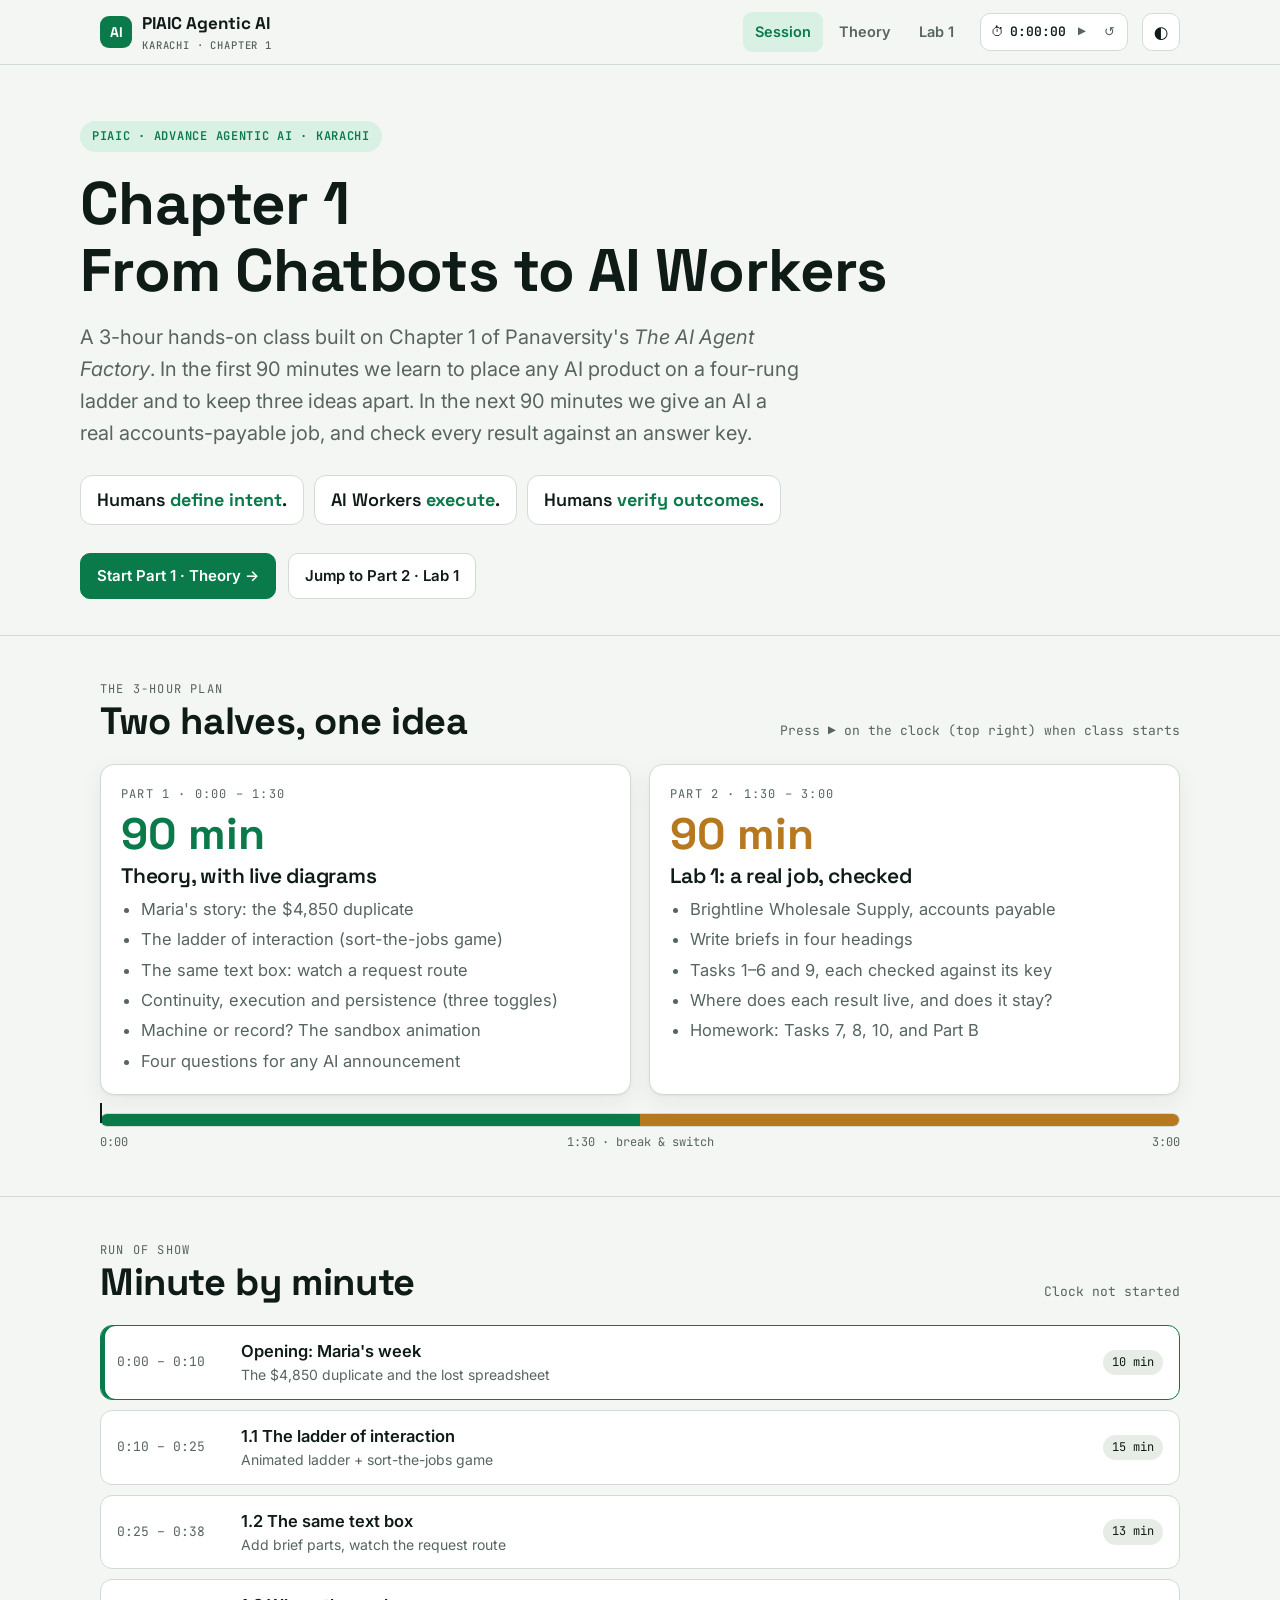
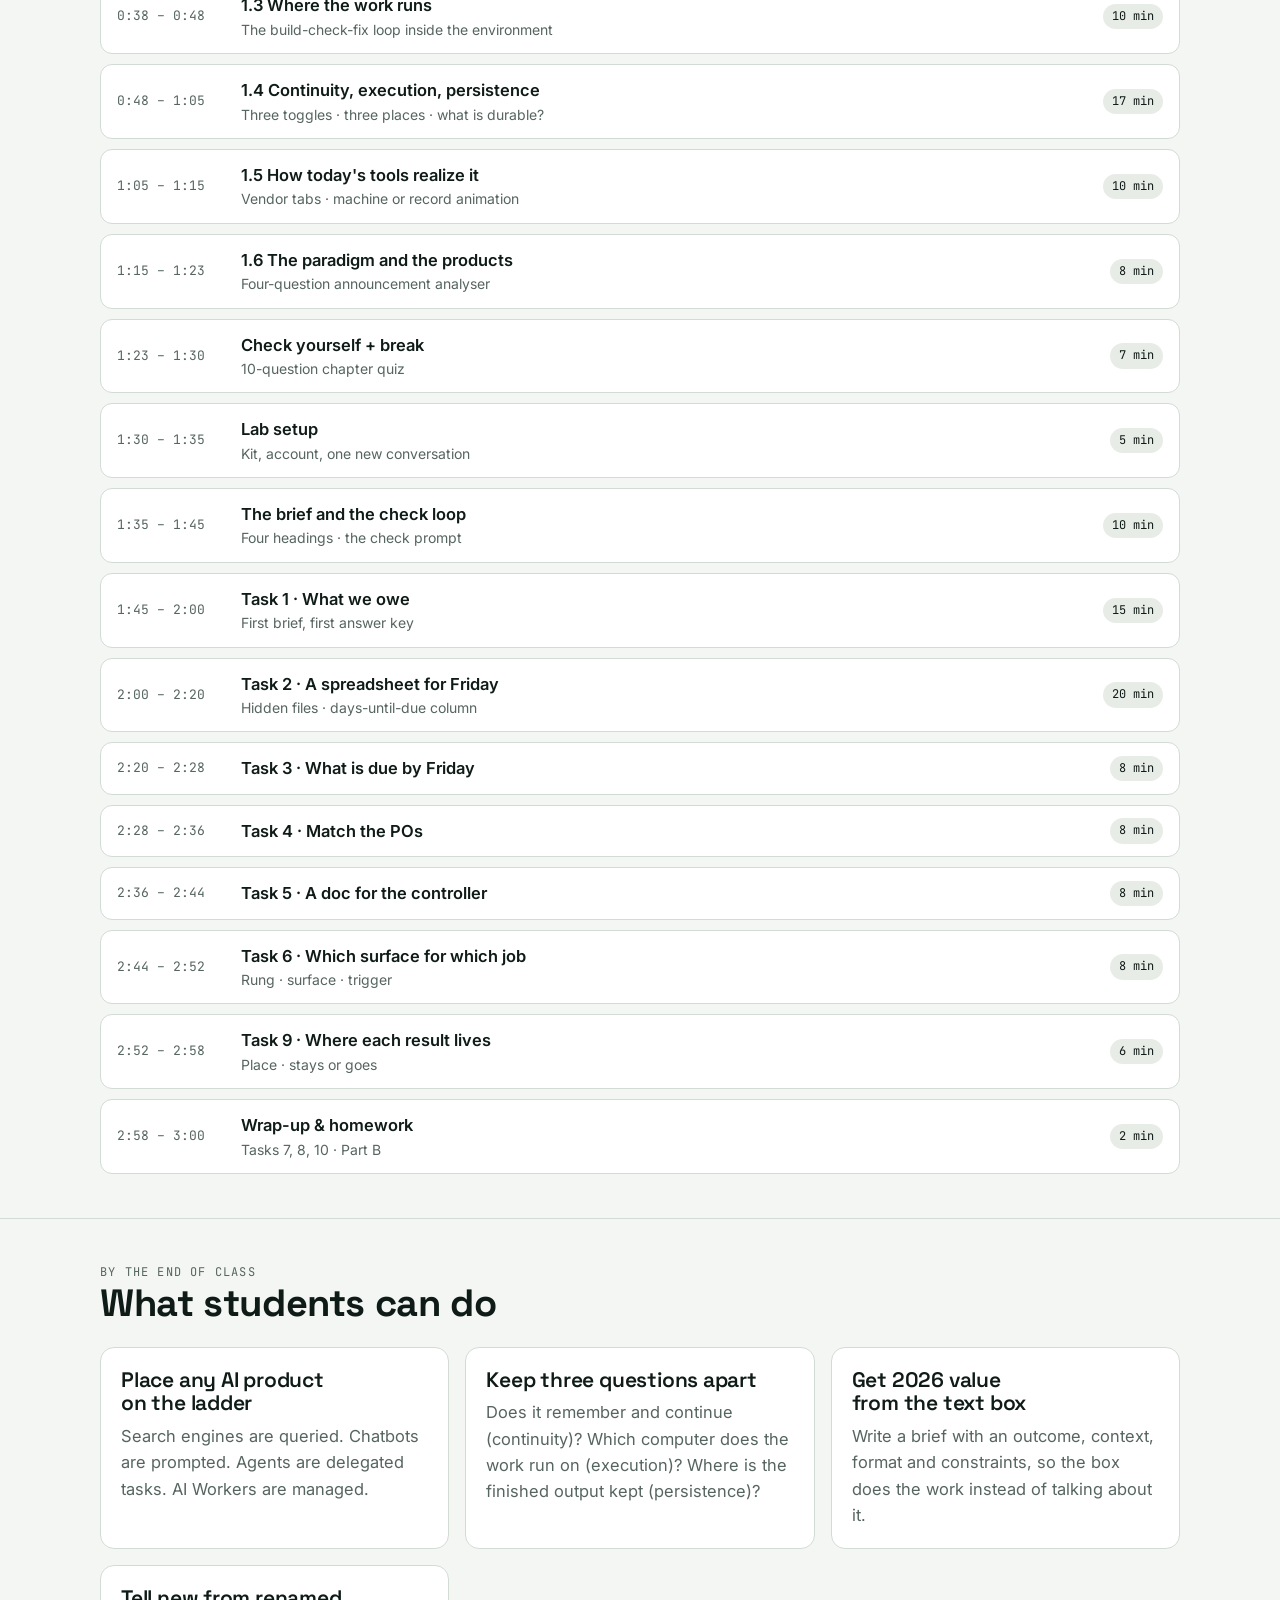
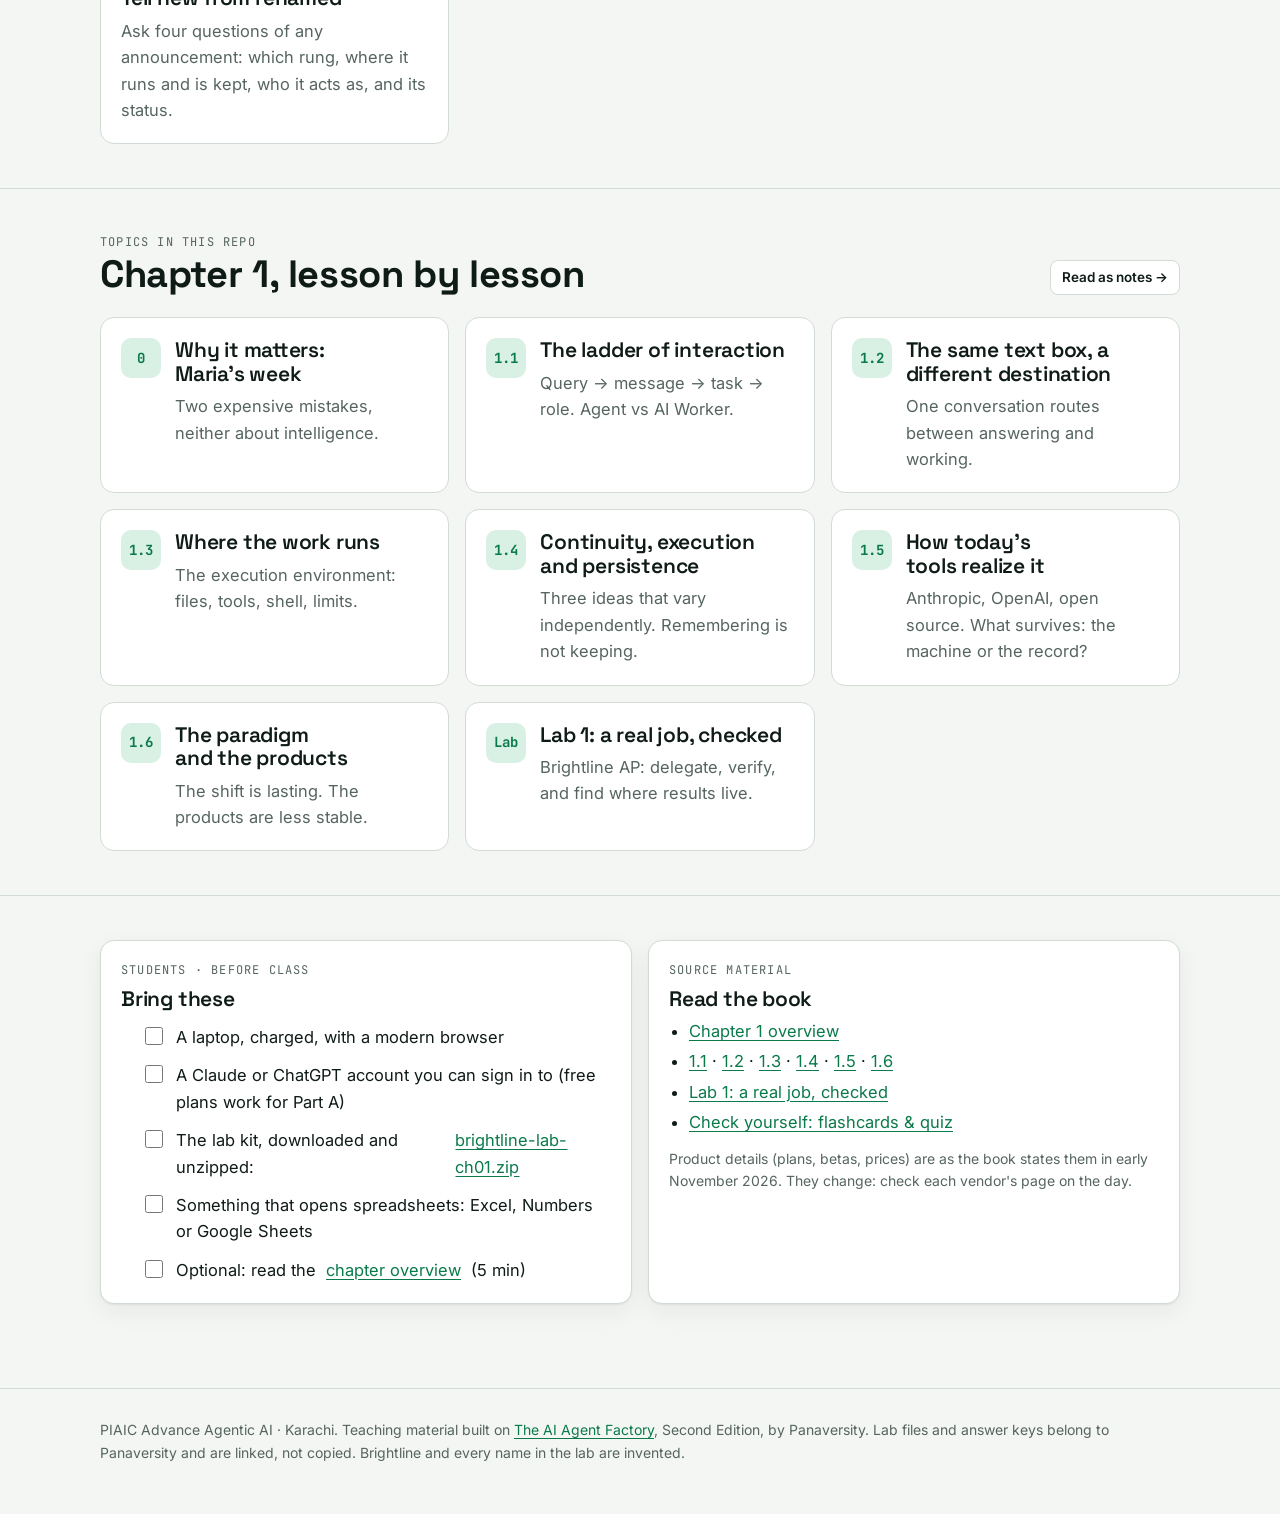
<file: index.html>
<!doctype html>
<html lang="en">
<head>
<meta charset="utf-8">
<meta name="viewport" content="width=device-width,initial-scale=1">
<title>Chapter 1 Session · PIAIC Agentic AI Karachi</title>
<meta name="description" content="3-hour interactive class for Chapter 1 of The AI Agent Factory: From Chatbots to AI Workers — 90 minutes of theory, 90 minutes of Lab 1.">
<link rel="preconnect" href="https://fonts.googleapis.com">
<link rel="preconnect" href="https://fonts.gstatic.com" crossorigin>
<link rel="stylesheet" href="https://fonts.googleapis.com/css2?family=Inter:wght@400;500;600;700&family=JetBrains+Mono:wght@400;500;600&family=Space+Grotesk:wght@500;600;700&display=swap">
<link rel="stylesheet" href="assets/css/style.css">
<style>
  .halves{display:grid;gap:18px;grid-template-columns:repeat(auto-fit,minmax(min(100%,420px),1fr))}
  .half{position:relative;overflow:hidden}
  .half .big{font-family:var(--f-display);font-size:44px;font-weight:700;color:var(--accent);line-height:1}
  .half.lab .big{color:var(--gold)}
  .half ul{margin-top:12px}
  .topic{display:flex;gap:14px;align-items:flex-start}
  .topic .n{flex:none;width:40px;height:40px;border-radius:10px;background:var(--accent-soft);color:var(--accent);display:grid;place-items:center;font-family:var(--f-mono);font-weight:700;font-size:14px}
  .bar{display:flex;height:14px;border-radius:99px;overflow:hidden;margin-top:18px;border:1px solid var(--line)}
  .bar i{display:block;height:100%}
  .bar .th{background:var(--accent);flex:90}
  .bar .lb{background:var(--gold);flex:90}
  .bar-labels{display:flex;justify-content:space-between;font-family:var(--f-mono);font-size:12px;color:var(--muted);margin-top:6px}
  .marker{position:relative;height:0}
  .marker b{position:absolute;top:-24px;width:2px;height:20px;background:var(--ink);transition:left 1s linear}
  .checklist{list-style:none;padding:0;margin:0;display:grid;gap:8px}
  .checklist label{display:flex;gap:10px;align-items:flex-start;cursor:pointer}
  .checklist input{width:18px;height:18px;margin-top:3px;accent-color:var(--accent);flex:none}
</style>
</head>
<body>
<header id="nav" data-page="home"></header>

<main>
  <div class="wrap hero">
    <span class="badge">PIAIC · Advance Agentic AI · Karachi</span>
    <h1 style="margin-top:18px">Chapter 1<br>From Chatbots to AI Workers</h1>
    <p class="lede">A 3-hour hands-on class built on Chapter 1 of Panaversity's <em>The AI Agent Factory</em>. In the first 90 minutes we learn to place any AI product on a four-rung ladder and to keep three ideas apart. In the next 90 minutes we give an AI a real accounts-payable job, and check every result against an answer key.</p>
    <div class="rule-banner" aria-label="The book's operating rule">
      <span>Humans <b>define intent</b>.</span>
      <span>AI Workers <b>execute</b>.</span>
      <span>Humans <b>verify outcomes</b>.</span>
    </div>
    <div class="row" style="margin-top:28px">
      <a class="btn primary" href="theory.html">Start Part 1 · Theory →</a>
      <a class="btn" href="lab.html">Jump to Part 2 · Lab 1</a>
    </div>
  </div>

  <section class="block">
    <div class="wrap">
      <div class="section-head">
        <div><p class="eyebrow">The 3-hour plan</p><h2>Two halves, one idea</h2></div>
        <p class="meta">Press ▶ on the clock (top right) when class starts</p>
      </div>
      <div class="halves">
        <a class="card half link-card" href="theory.html">
          <p class="eyebrow">Part 1 · 0:00 – 1:30</p>
          <p class="big" style="margin-top:8px">90 min</p>
          <h3 style="margin-top:8px">Theory, with live diagrams</h3>
          <ul class="muted">
            <li>Maria's story: the $4,850 duplicate</li>
            <li>The ladder of interaction (sort-the-jobs game)</li>
            <li>The same text box: watch a request route</li>
            <li>Continuity, execution and persistence (three toggles)</li>
            <li>Machine or record? The sandbox animation</li>
            <li>Four questions for any AI announcement</li>
          </ul>
        </a>
        <a class="card half lab link-card" href="lab.html">
          <p class="eyebrow">Part 2 · 1:30 – 3:00</p>
          <p class="big" style="margin-top:8px">90 min</p>
          <h3 style="margin-top:8px">Lab 1: a real job, checked</h3>
          <ul class="muted">
            <li>Brightline Wholesale Supply, accounts payable</li>
            <li>Write briefs in four headings</li>
            <li>Tasks 1–6 and 9, each checked against its key</li>
            <li>Where does each result live, and does it stay?</li>
            <li>Homework: Tasks 7, 8, 10, and Part B</li>
          </ul>
        </a>
      </div>
      <div class="bar" aria-hidden="true"><i class="th"></i><i class="lb"></i></div>
      <div class="marker" aria-hidden="true"><b id="nowMarker" style="left:0"></b></div>
      <div class="bar-labels"><span>0:00</span><span>1:30 · break &amp; switch</span><span>3:00</span></div>
    </div>
  </section>

  <section class="block">
    <div class="wrap">
      <div class="section-head">
        <div><p class="eyebrow">Run of show</p><h2>Minute by minute</h2></div>
        <p class="meta" id="nowText">Clock not started</p>
      </div>
      <ol class="agenda" id="agenda"></ol>
    </div>
  </section>

  <section class="block">
    <div class="wrap">
      <div class="section-head"><div><p class="eyebrow">By the end of class</p><h2>What students can do</h2></div></div>
      <div class="grid g2">
        <div class="card flat"><h3>Place any AI product on the ladder</h3><p class="muted" style="margin-top:8px">Search engines are queried. Chatbots are prompted. Agents are delegated tasks. AI Workers are managed.</p></div>
        <div class="card flat"><h3>Keep three questions apart</h3><p class="muted" style="margin-top:8px">Does it remember and continue (continuity)? Which computer does the work run on (execution)? Where is the finished output kept (persistence)?</p></div>
        <div class="card flat"><h3>Get 2026 value from the text box</h3><p class="muted" style="margin-top:8px">Write a brief with an outcome, context, format and constraints, so the box does the work instead of talking about it.</p></div>
        <div class="card flat"><h3>Tell new from renamed</h3><p class="muted" style="margin-top:8px">Ask four questions of any announcement: which rung, where it runs and is kept, who it acts as, and its status.</p></div>
      </div>
    </div>
  </section>

  <section class="block">
    <div class="wrap">
      <div class="section-head"><div><p class="eyebrow">Topics in this repo</p><h2>Chapter 1, lesson by lesson</h2></div><a class="btn small" href="https://github.com/qasim-077/PIAIC-Advance-agenticAI-Karachi/blob/main/notes/chapter-1-key-concepts.md">Read as notes →</a></div>
      <div class="grid g2">
        <a class="card flat link-card topic" href="theory.html#maria"><span class="n">0</span><div><h3>Why it matters: Maria's week</h3><p class="muted">Two expensive mistakes, neither about intelligence.</p></div></a>
        <a class="card flat link-card topic" href="theory.html#ladder"><span class="n">1.1</span><div><h3>The ladder of interaction</h3><p class="muted">Query → message → task → role. Agent vs AI Worker.</p></div></a>
        <a class="card flat link-card topic" href="theory.html#textbox"><span class="n">1.2</span><div><h3>The same text box, a different destination</h3><p class="muted">One conversation routes between answering and working.</p></div></a>
        <a class="card flat link-card topic" href="theory.html#runs"><span class="n">1.3</span><div><h3>Where the work runs</h3><p class="muted">The execution environment: files, tools, shell, limits.</p></div></a>
        <a class="card flat link-card topic" href="theory.html#cep"><span class="n">1.4</span><div><h3>Continuity, execution and persistence</h3><p class="muted">Three ideas that vary independently. Remembering is not keeping.</p></div></a>
        <a class="card flat link-card topic" href="theory.html#tools"><span class="n">1.5</span><div><h3>How today's tools realize it</h3><p class="muted">Anthropic, OpenAI, open source. What survives: the machine or the record?</p></div></a>
        <a class="card flat link-card topic" href="theory.html#paradigm"><span class="n">1.6</span><div><h3>The paradigm and the products</h3><p class="muted">The shift is lasting. The products are less stable.</p></div></a>
        <a class="card flat link-card topic" href="lab.html"><span class="n">Lab</span><div><h3>Lab 1: a real job, checked</h3><p class="muted">Brightline AP: delegate, verify, and find where results live.</p></div></a>
      </div>
    </div>
  </section>

  <section class="block">
    <div class="wrap">
      <div class="grid g2">
        <div class="card">
          <p class="eyebrow">Students · before class</p>
          <h3 style="margin-top:6px">Bring these</h3>
          <ul class="checklist" id="prep" style="margin-top:14px">
            <li><label><input type="checkbox" data-k="laptop"> A laptop, charged, with a modern browser</label></li>
            <li><label><input type="checkbox" data-k="acct"> A Claude or ChatGPT account you can sign in to (free plans work for Part A)</label></li>
            <li><label><input type="checkbox" data-k="kit"> The lab kit, downloaded and unzipped: <a href="https://github.com/panaversity/agentfactory-v2-resources/releases/latest/download/brightline-lab-ch01.zip">brightline-lab-ch01.zip</a></label></li>
            <li><label><input type="checkbox" data-k="sheet"> Something that opens spreadsheets: Excel, Numbers or Google Sheets</label></li>
            <li><label><input type="checkbox" data-k="read"> Optional: read the <a href="https://agentfactory2.panaversity.org/ai-worker-paradigm/from-chatbots-to-ai-workers/overview/">chapter overview</a> (5 min)</label></li>
          </ul>
        </div>
        <div class="card">
          <p class="eyebrow">Source material</p>
          <h3 style="margin-top:6px">Read the book</h3>
          <ul>
            <li><a href="https://agentfactory2.panaversity.org/ai-worker-paradigm/from-chatbots-to-ai-workers/overview/">Chapter 1 overview</a></li>
            <li><a href="https://agentfactory2.panaversity.org/ai-worker-paradigm/from-chatbots-to-ai-workers/ladder-of-interaction/">1.1</a> · <a href="https://agentfactory2.panaversity.org/ai-worker-paradigm/from-chatbots-to-ai-workers/same-text-box/">1.2</a> · <a href="https://agentfactory2.panaversity.org/ai-worker-paradigm/from-chatbots-to-ai-workers/where-the-work-runs/">1.3</a> · <a href="https://agentfactory2.panaversity.org/ai-worker-paradigm/from-chatbots-to-ai-workers/continuity-execution-persistence/">1.4</a> · <a href="https://agentfactory2.panaversity.org/ai-worker-paradigm/from-chatbots-to-ai-workers/both-ai-vendors/">1.5</a> · <a href="https://agentfactory2.panaversity.org/ai-worker-paradigm/from-chatbots-to-ai-workers/paradigm-and-products/">1.6</a></li>
            <li><a href="https://agentfactory2.panaversity.org/ai-worker-paradigm/from-chatbots-to-ai-workers/lab/">Lab 1: a real job, checked</a></li>
            <li><a href="https://agentfactory2.panaversity.org/ai-worker-paradigm/from-chatbots-to-ai-workers/check-yourself/">Check yourself: flashcards &amp; quiz</a></li>
          </ul>
          <p class="muted" style="margin-top:12px;font-size:14px">Product details (plans, betas, prices) are as the book states them in early November 2026. They change: check each vendor's page on the day.</p>
        </div>
      </div>
    </div>
  </section>
</main>

<footer class="site">
  <div class="wrap">PIAIC Advance Agentic AI · Karachi. Teaching material built on <a href="https://agentfactory2.panaversity.org/">The AI Agent Factory</a>, Second Edition, by Panaversity. Lab files and answer keys belong to Panaversity and are linked, not copied. Brightline and every name in the lab are invented.</div>
</footer>

<script src="assets/js/common.js"></script>
<script>
(function(){
  const AGENDA = [
    [0,10,'Opening: Maria\'s week','The $4,850 duplicate and the lost spreadsheet','theory.html#maria'],
    [10,25,'1.1 The ladder of interaction','Animated ladder + sort-the-jobs game','theory.html#ladder'],
    [25,38,'1.2 The same text box','Add brief parts, watch the request route','theory.html#textbox'],
    [38,48,'1.3 Where the work runs','The build-check-fix loop inside the environment','theory.html#runs'],
    [48,65,'1.4 Continuity, execution, persistence','Three toggles · three places · what is durable?','theory.html#cep'],
    [65,75,'1.5 How today\'s tools realize it','Vendor tabs · machine or record animation','theory.html#tools'],
    [75,83,'1.6 The paradigm and the products','Four-question announcement analyser','theory.html#paradigm'],
    [83,90,'Check yourself + break','10-question chapter quiz','theory.html#quiz'],
    [90,95,'Lab setup','Kit, account, one new conversation','lab.html#setup'],
    [95,105,'The brief and the check loop','Four headings · the check prompt','lab.html#brief'],
    [105,120,'Task 1 · What we owe','First brief, first answer key','lab.html#task-1'],
    [120,140,'Task 2 · A spreadsheet for Friday','Hidden files · days-until-due column','lab.html#task-2'],
    [140,148,'Task 3 · What is due by Friday','','lab.html#task-3'],
    [148,156,'Task 4 · Match the POs','','lab.html#task-4'],
    [156,164,'Task 5 · A doc for the controller','','lab.html#task-5'],
    [164,172,'Task 6 · Which surface for which job','Rung · surface · trigger','lab.html#task-6'],
    [172,178,'Task 9 · Where each result lives','Place · stays or goes','lab.html#task-9'],
    [178,180,'Wrap-up & homework','Tasks 7, 8, 10 · Part B','lab.html#wrap']
  ];
  const t = m => `${Math.floor(m/60)}:${String(m%60).padStart(2,'0')}`;
  const ol = document.getElementById('agenda');
  ol.innerHTML = AGENDA.map(([a,b,title,sub,href],i)=>
    `<li data-i="${i}"><span class="t">${t(a)} – ${t(b)}</span><a href="${href}">${title}${sub?`<span class="sub">${sub}</span>`:''}</a><span class="d">${b-a} min</span></li>`).join('');
  const marker = document.getElementById('nowMarker'), nowText = document.getElementById('nowText');
  document.addEventListener('piaic:clock', e => {
    const min = e.detail.elapsed/60;
    marker.style.left = Math.min(100, min/180*100) + '%';
    let cur = -1;
    AGENDA.forEach(([a,b],i)=>{ if(min>=a && min<b) cur=i; });
    ol.querySelectorAll('li').forEach(li=>li.classList.toggle('now', +li.dataset.i===cur));
    if (e.detail.elapsed < 1 && !e.detail.running) nowText.textContent = 'Clock not started';
    else if (cur>=0) nowText.textContent = 'Now: ' + AGENDA[cur][2] + ` · ${Math.ceil(AGENDA[cur][1]-min)} min left`;
    else nowText.textContent = 'Session time is up';
  });
  // prep checklist persistence
  const prep = piaicStore.get('piaic-prep', {});
  document.querySelectorAll('#prep input').forEach(cb=>{
    cb.checked = !!prep[cb.dataset.k];
    cb.addEventListener('change',()=>{ prep[cb.dataset.k]=cb.checked; piaicStore.set('piaic-prep',prep); });
  });
})();
</script>
</body>
</html>
</file>
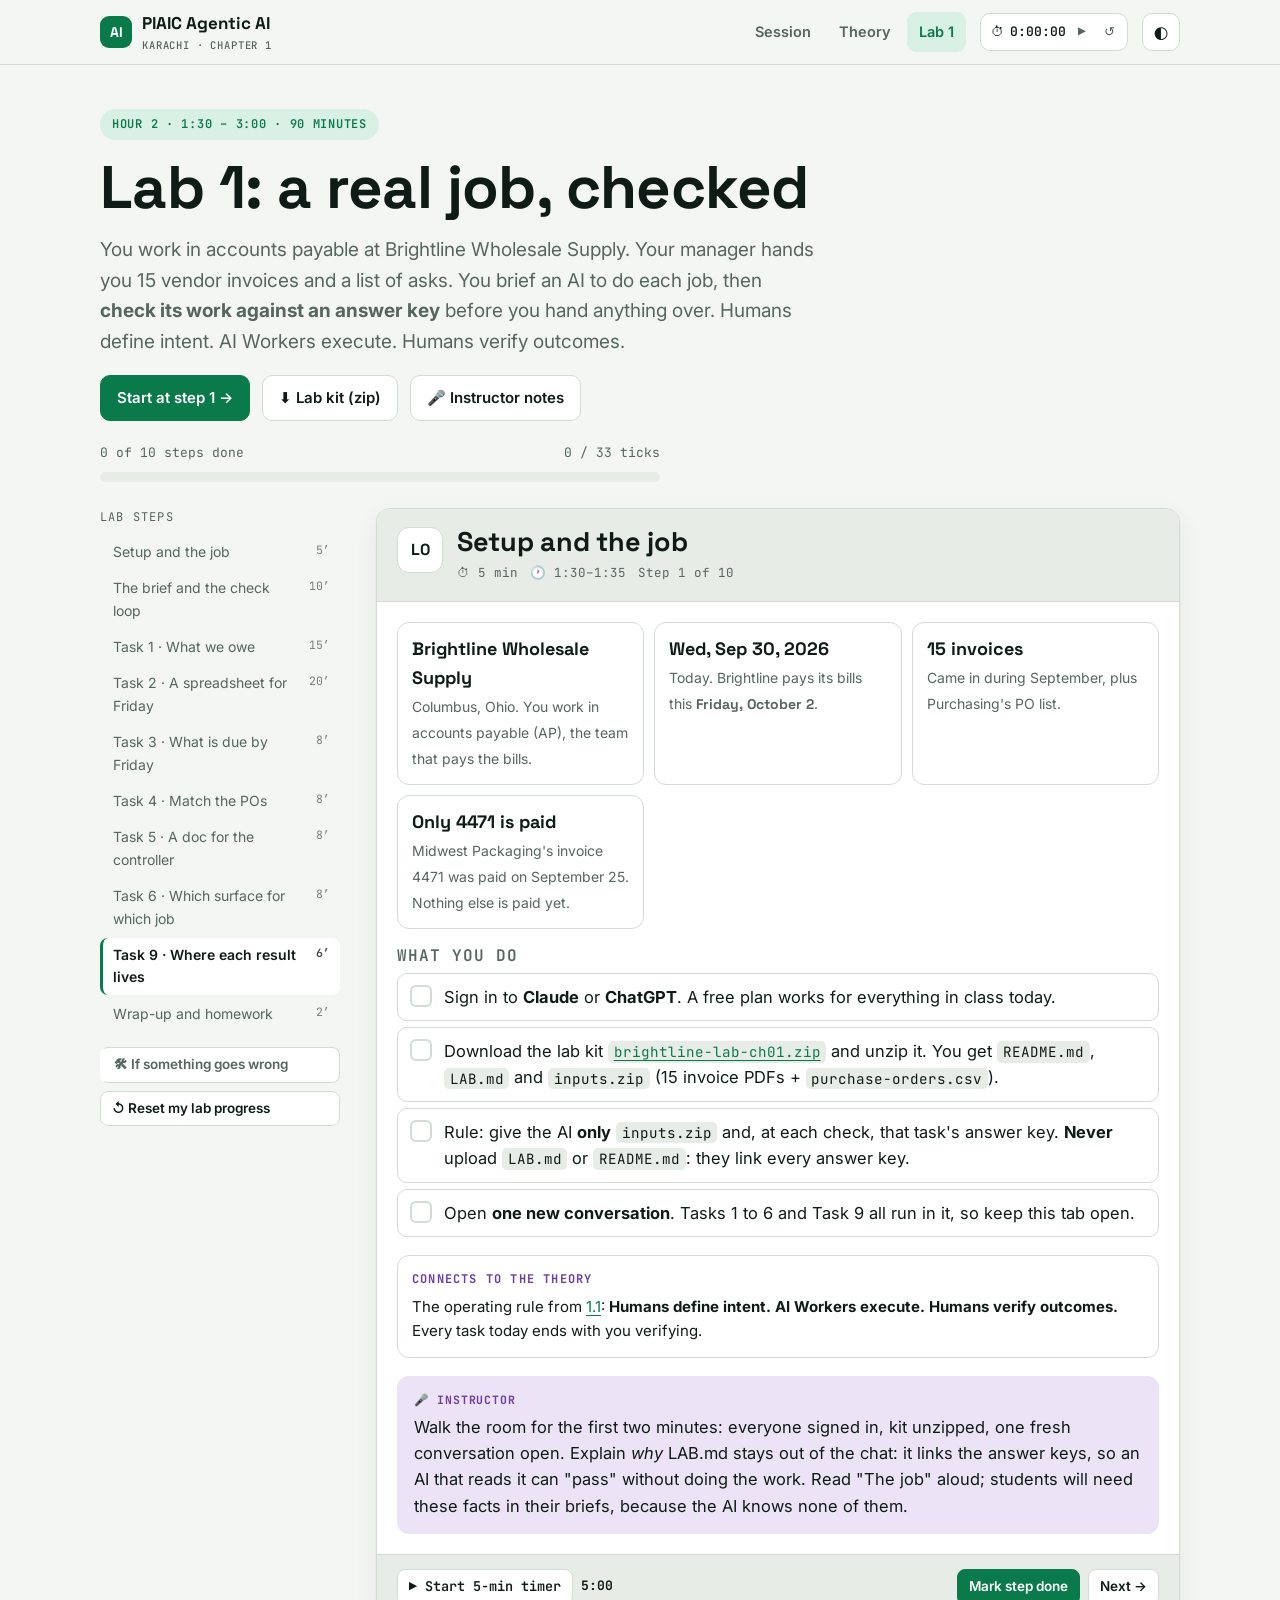
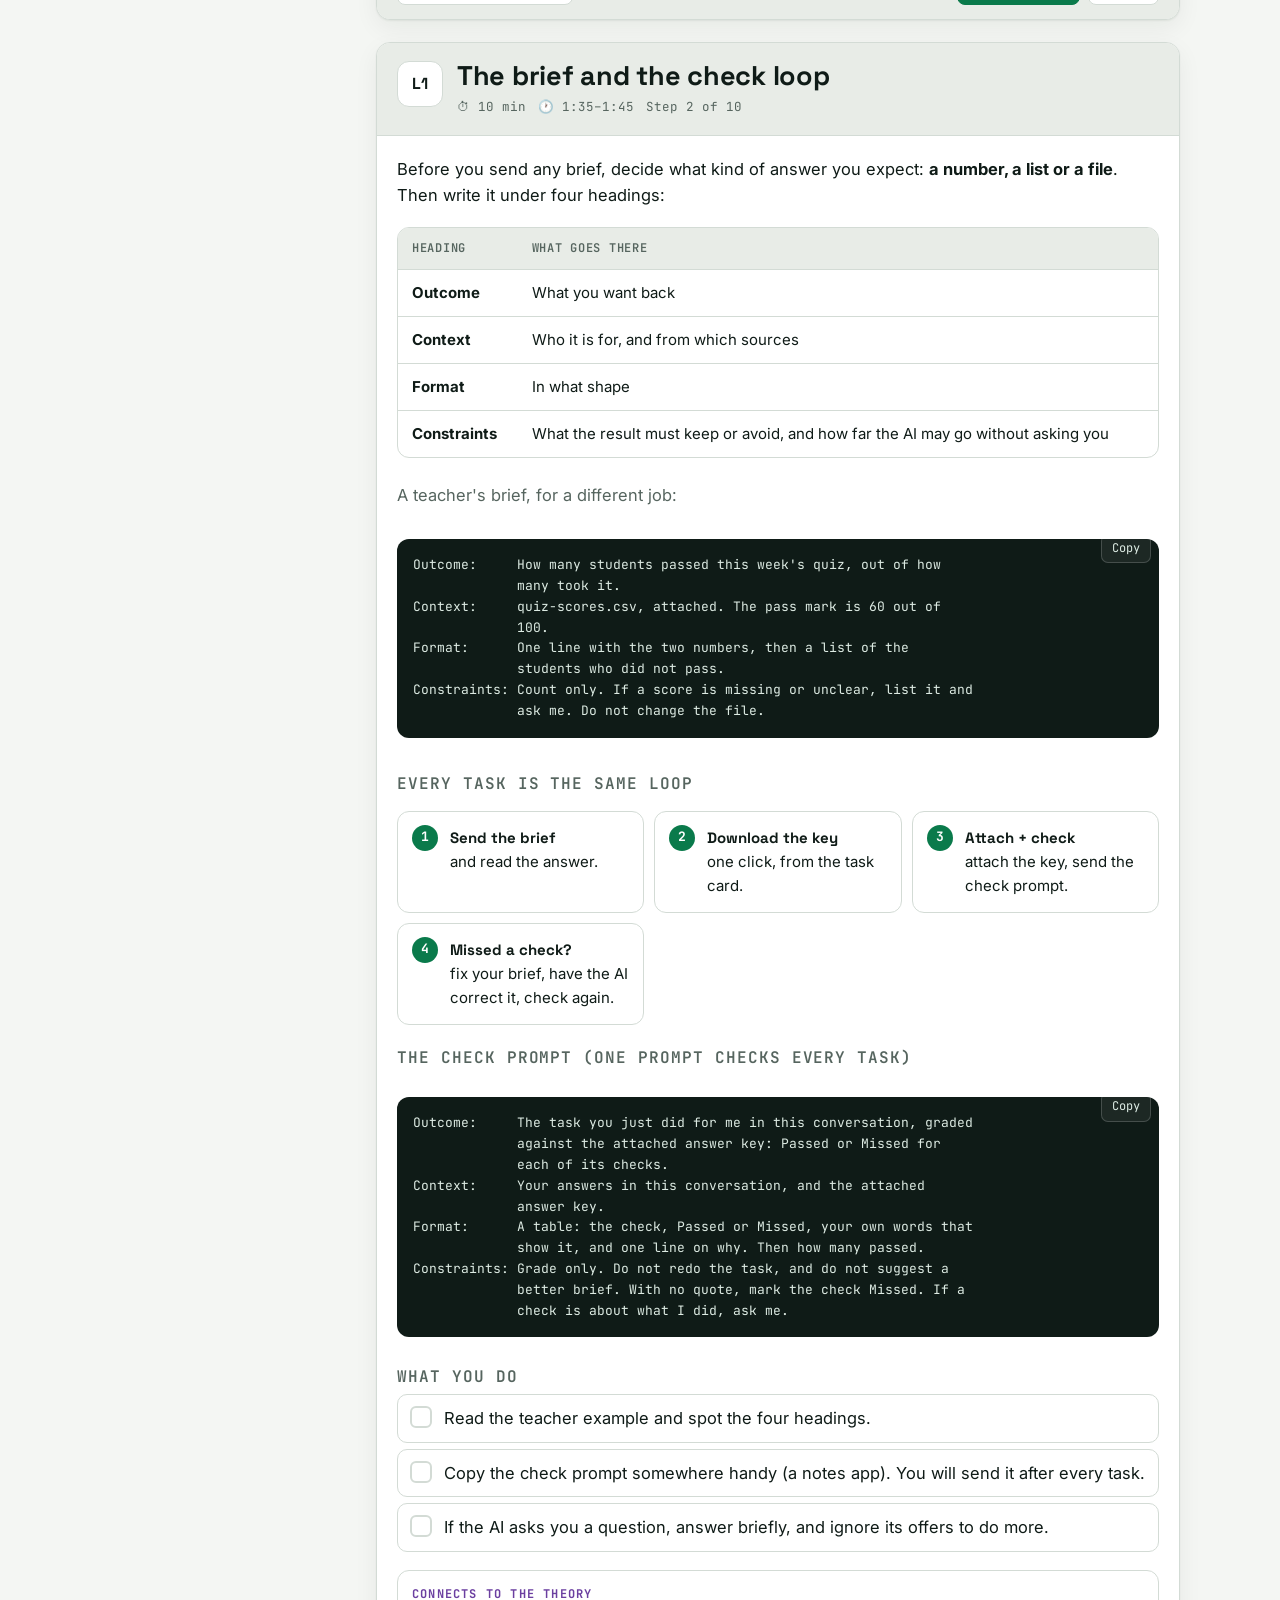
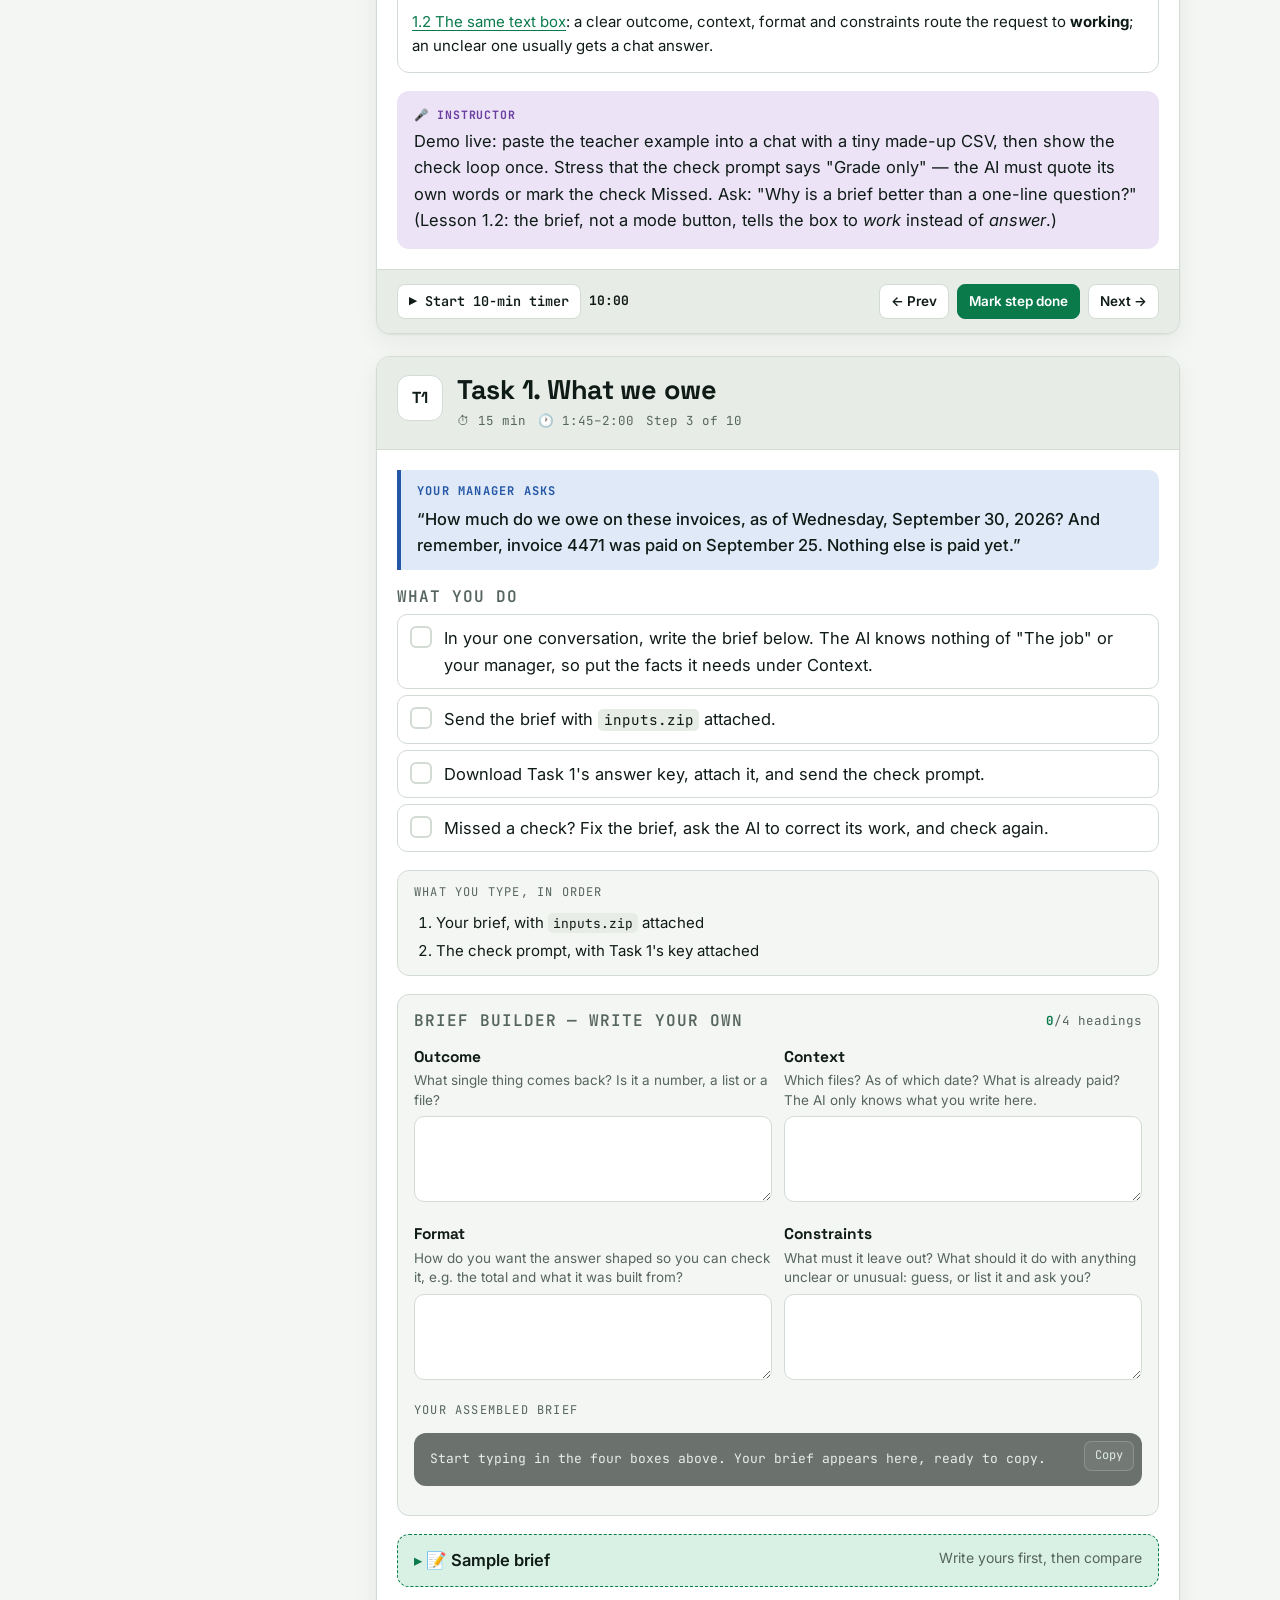
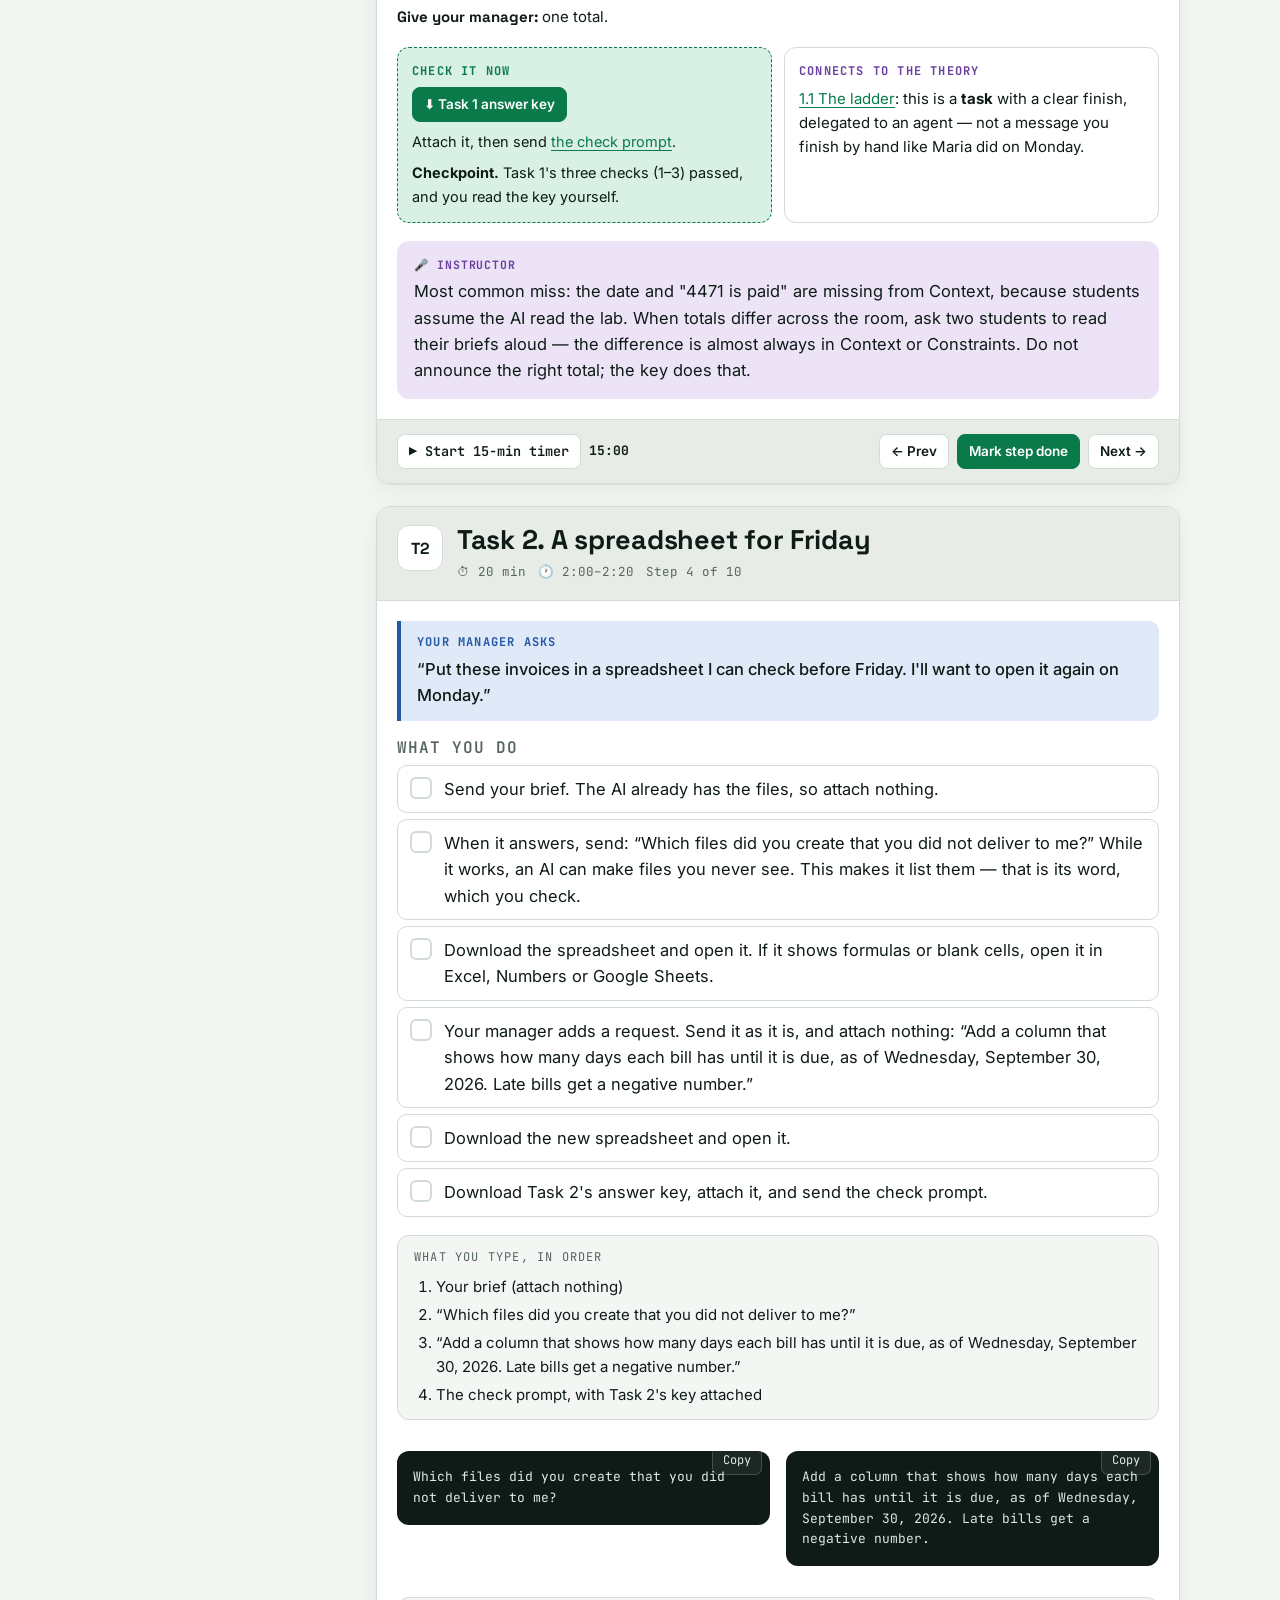
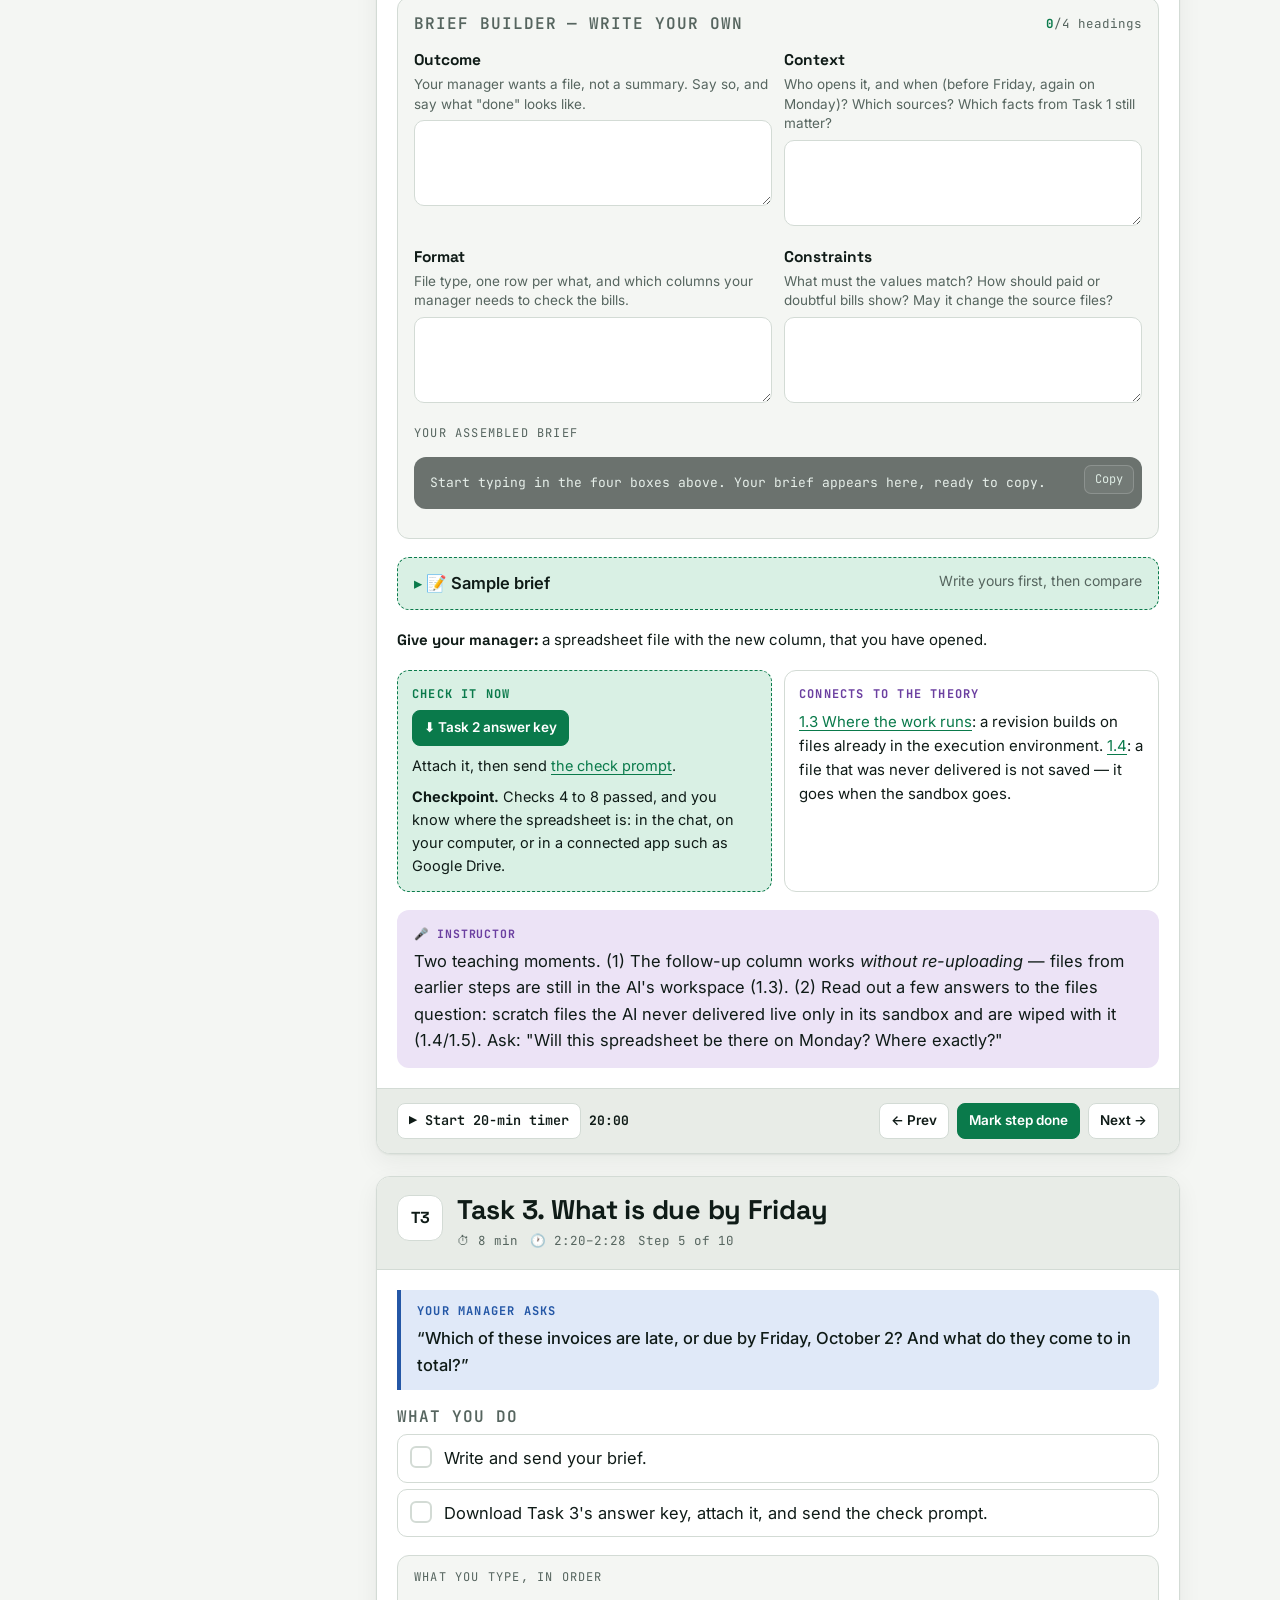
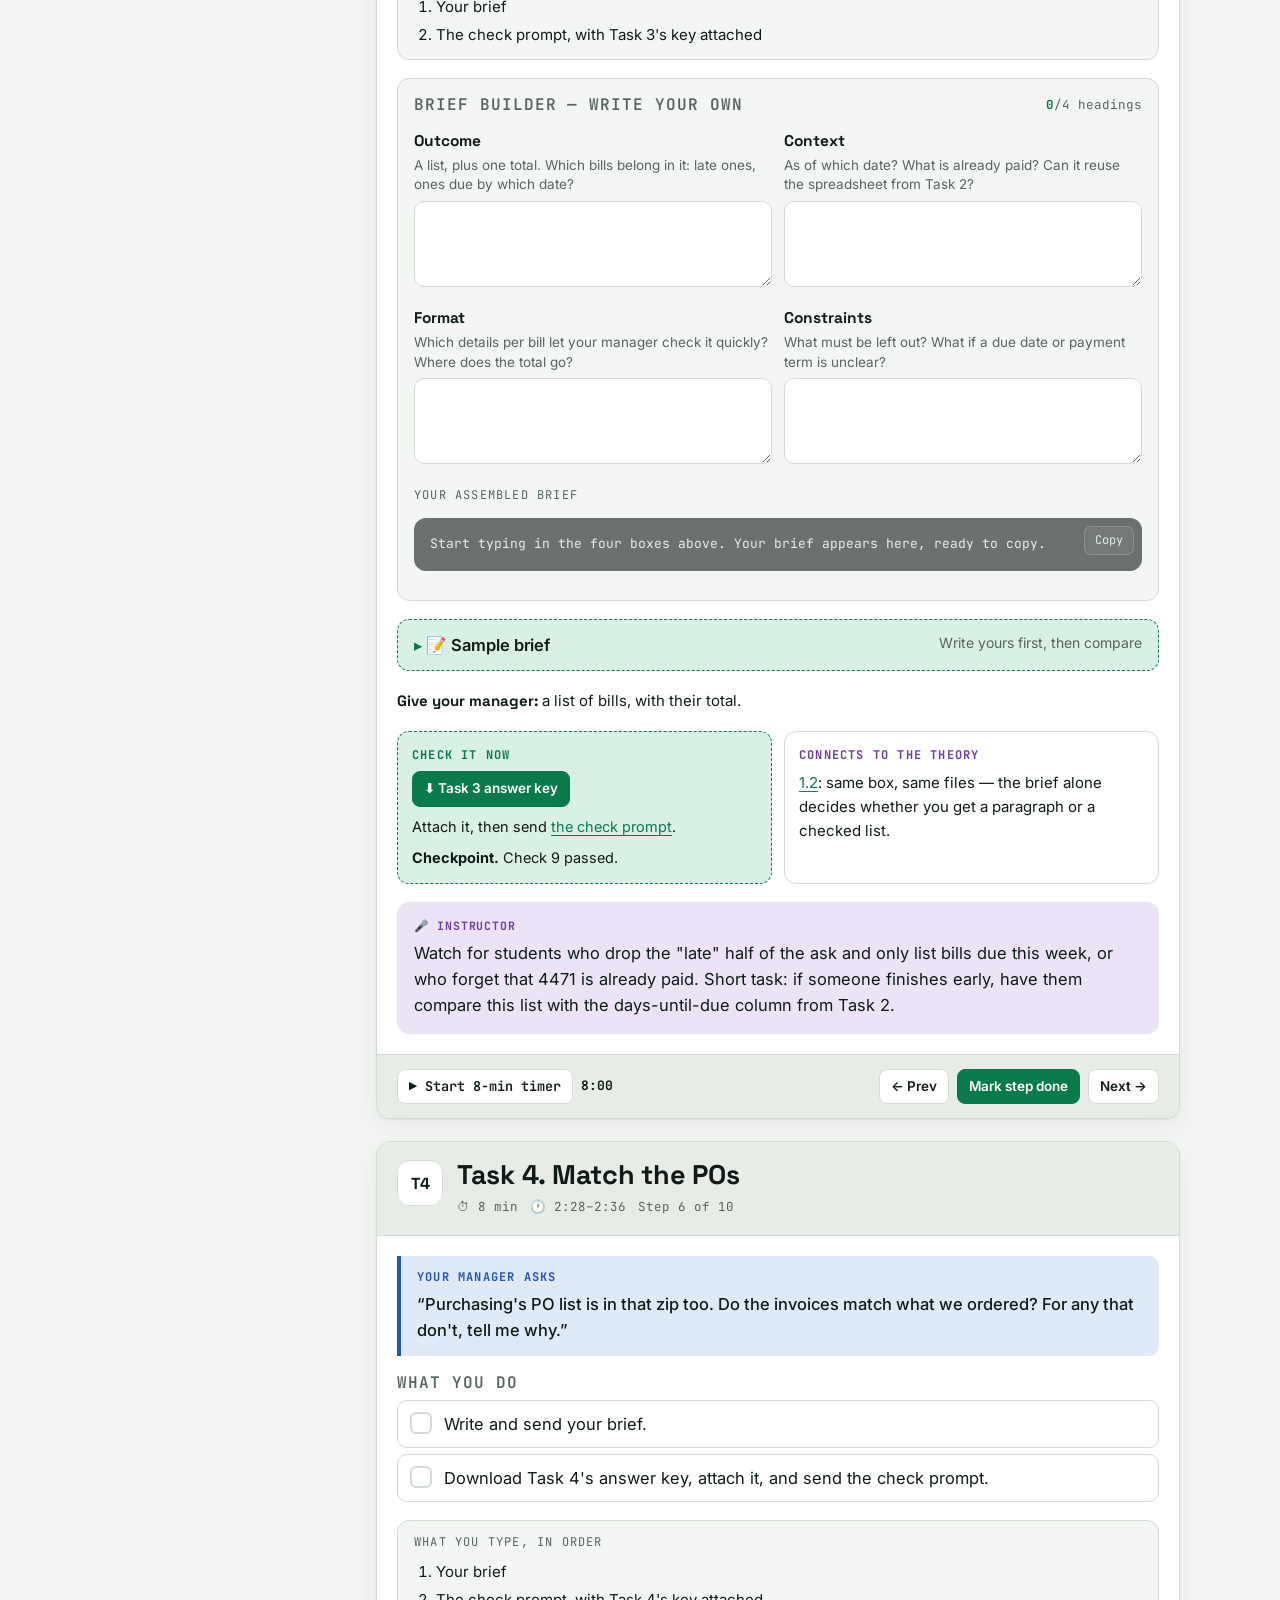
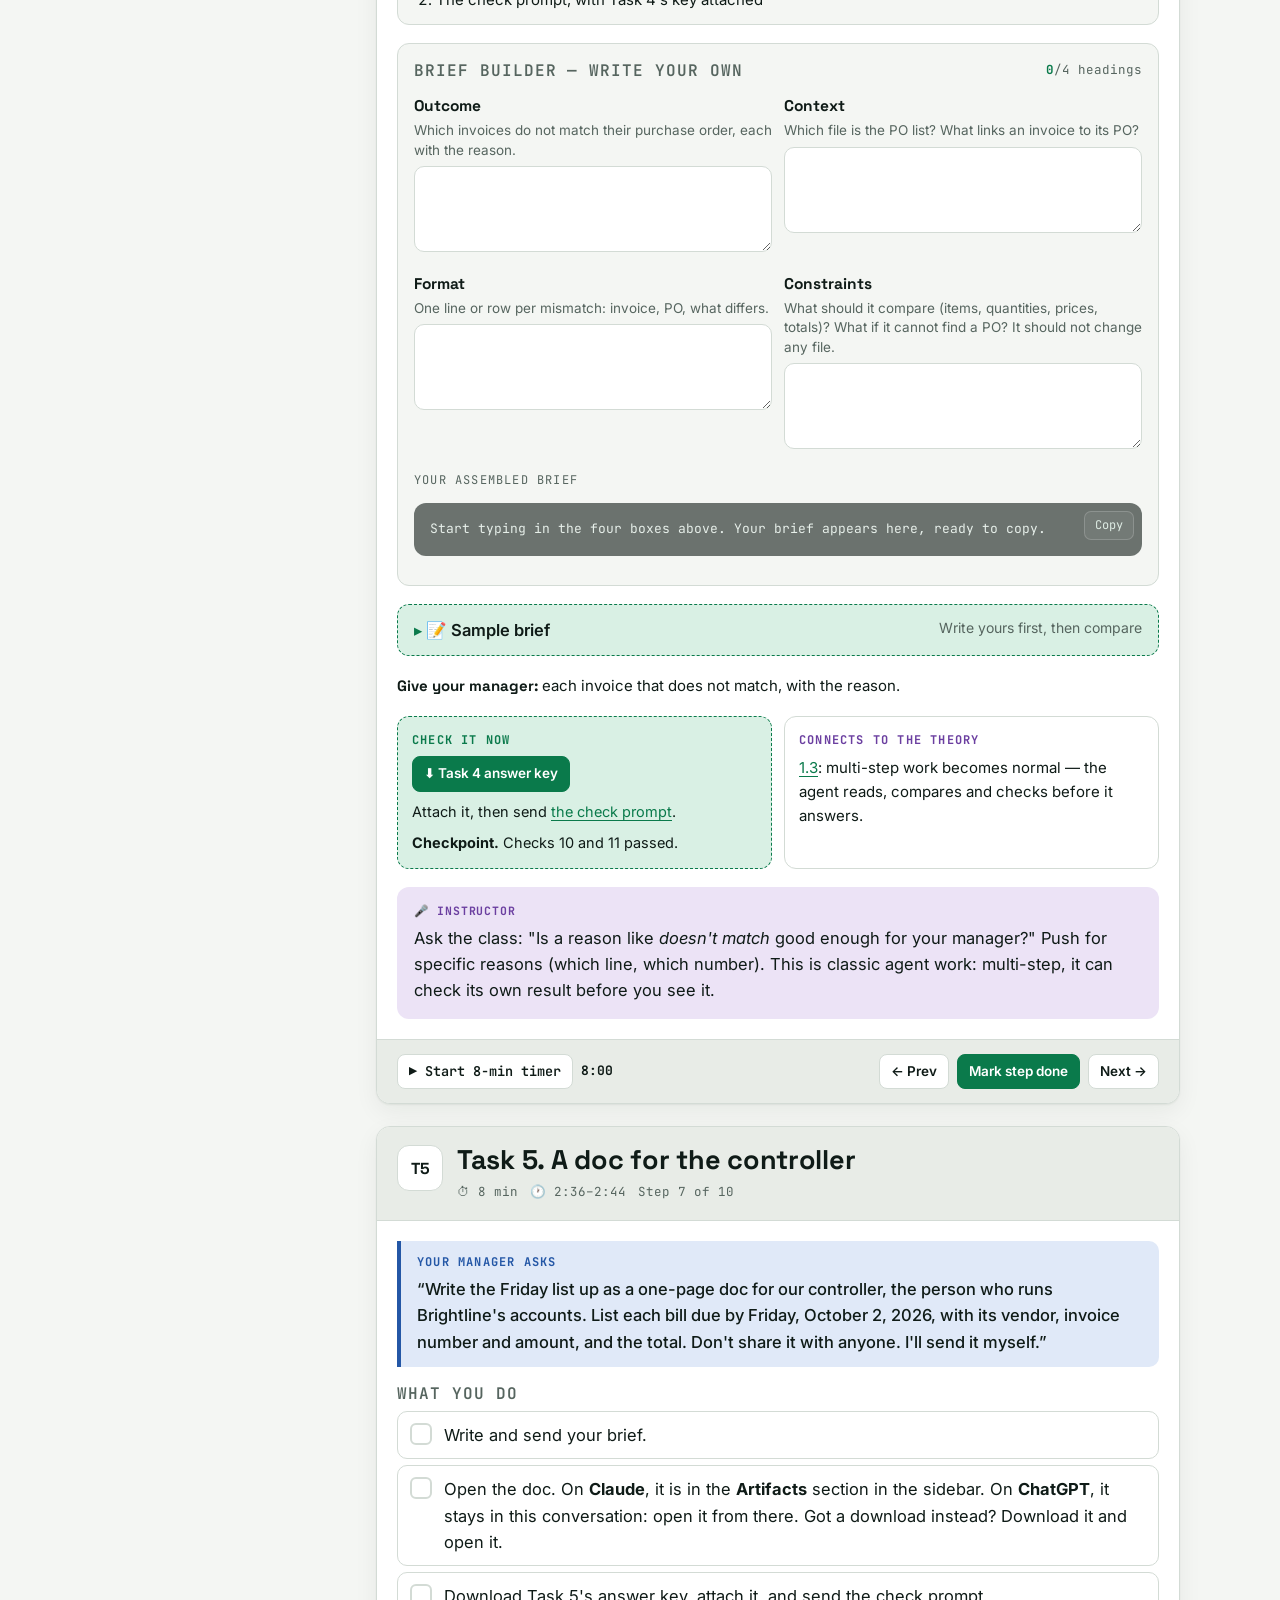
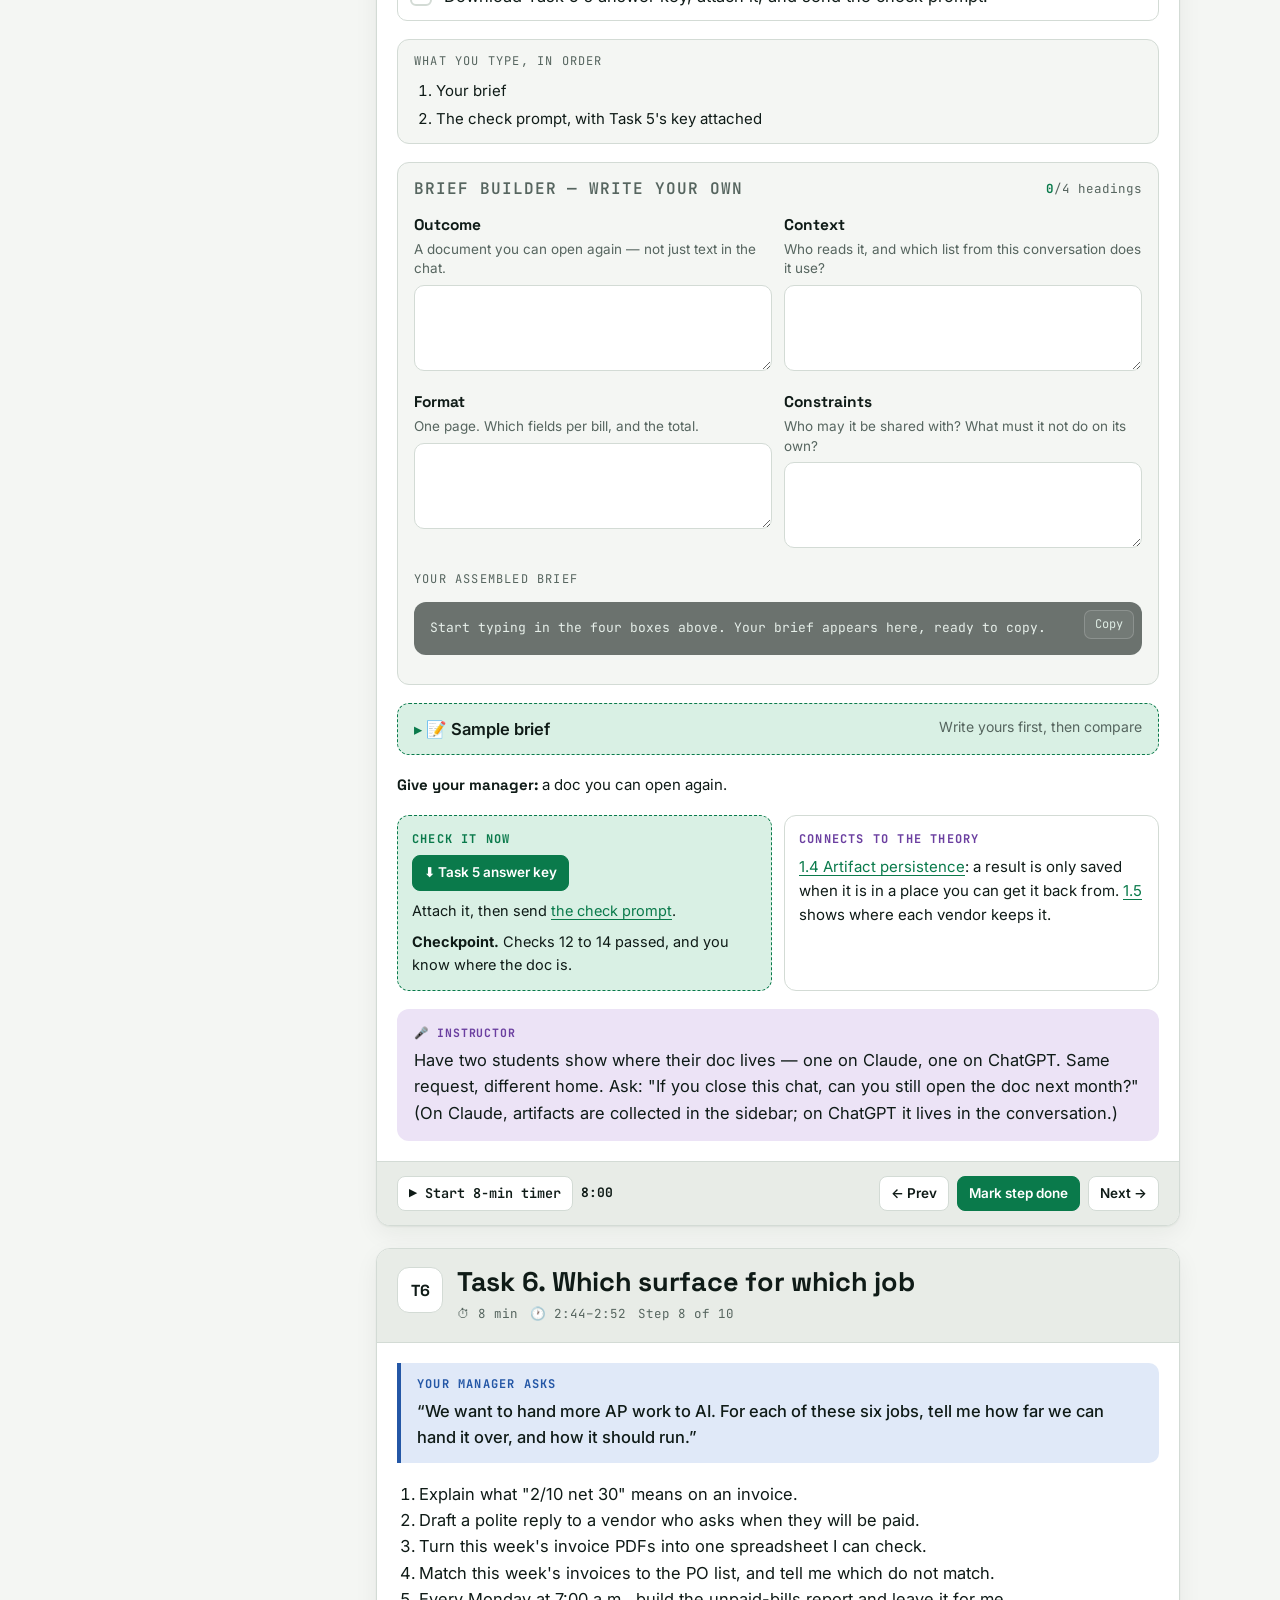
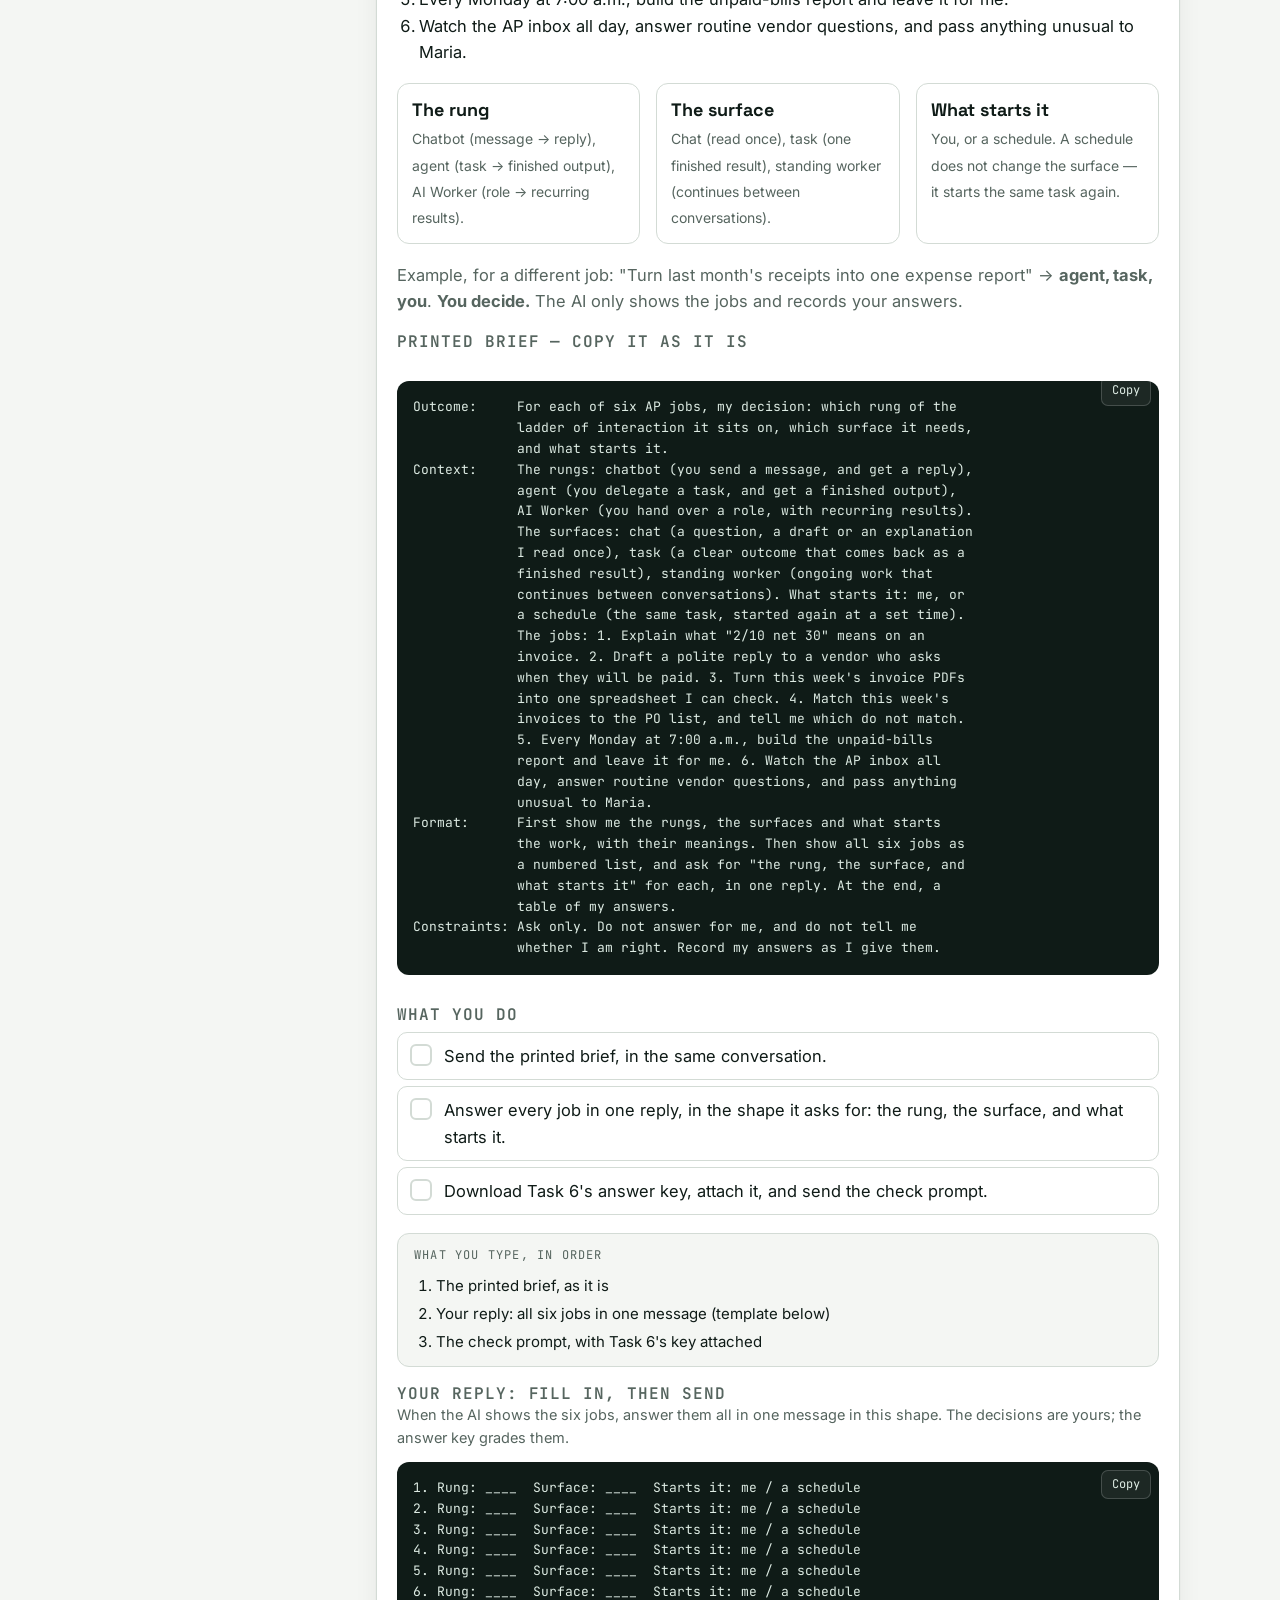
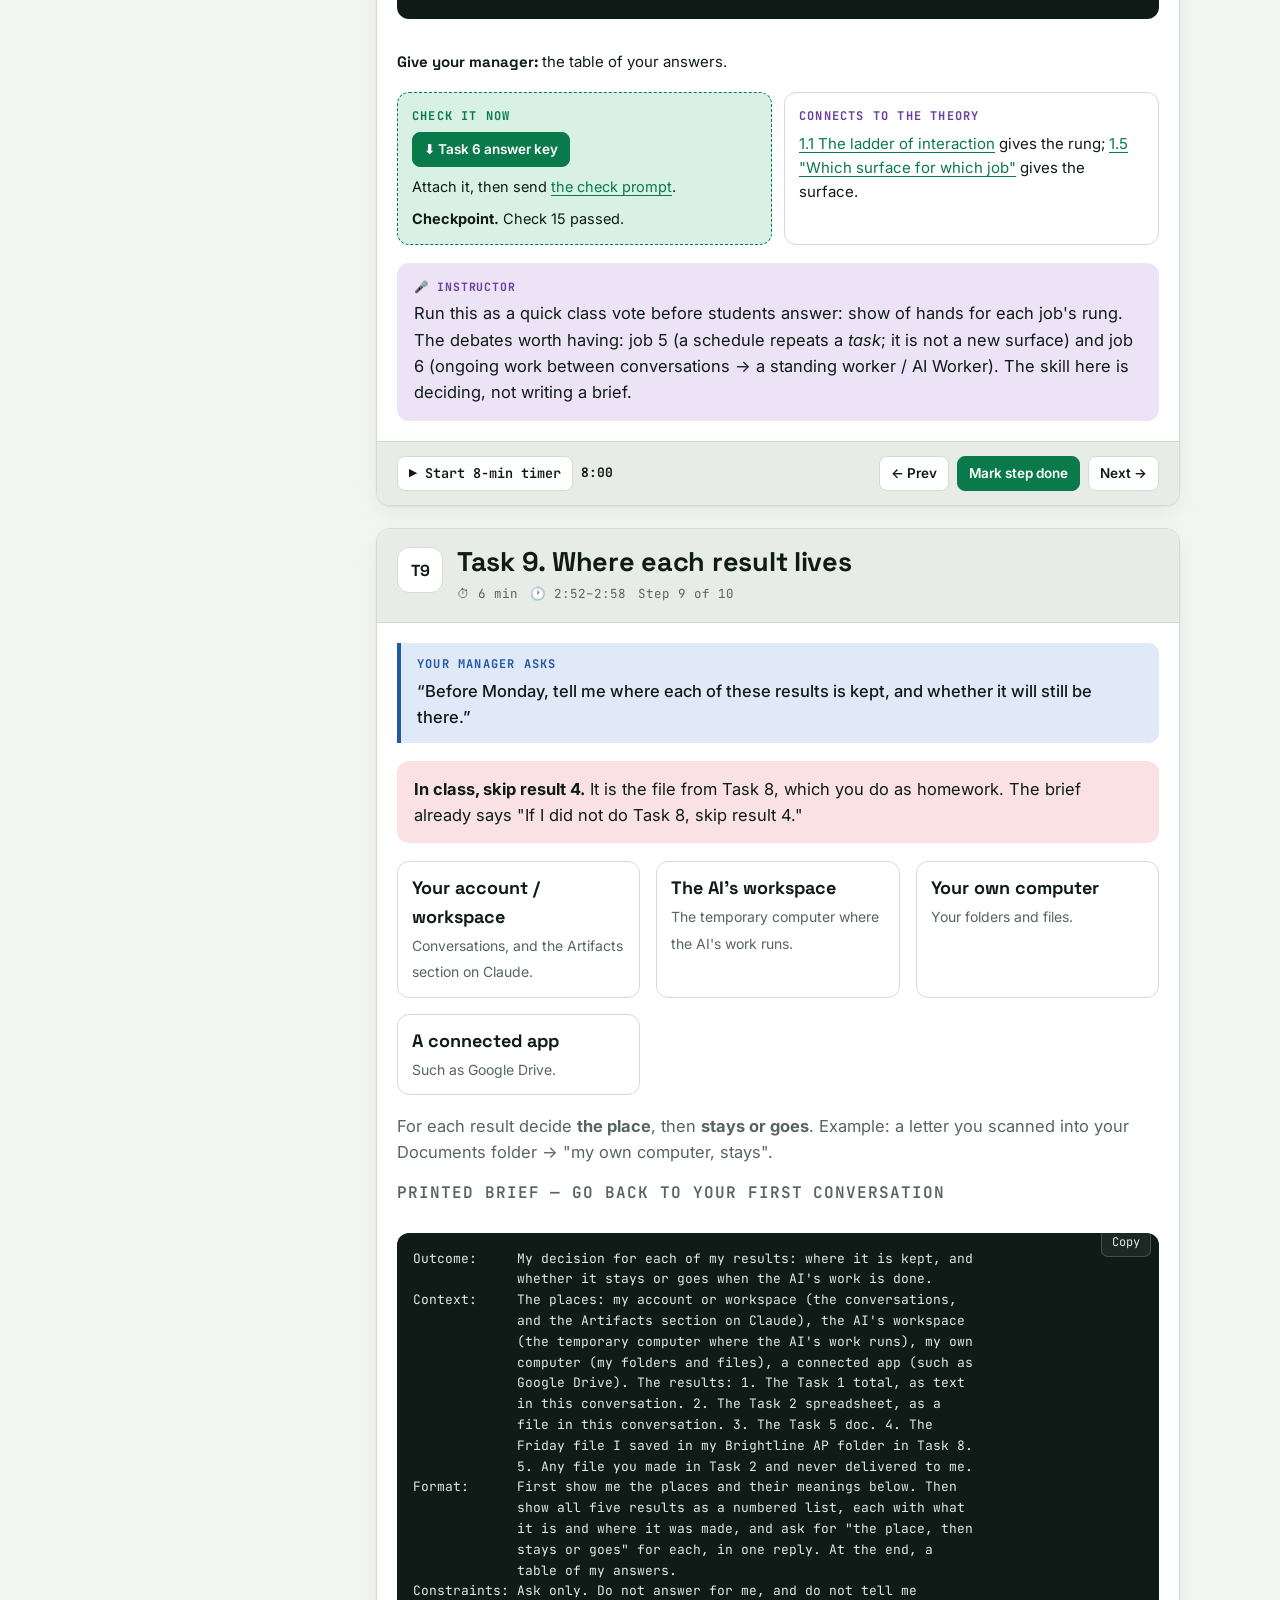
<file: lab.html>
<!doctype html>
<html lang="en">
<head>
<meta charset="utf-8">
<meta name="viewport" content="width=device-width, initial-scale=1">
<title>Lab 1 · PIAIC Agentic AI Karachi</title>
<meta name="description" content="Lab 1: a real job, checked. A 90-minute, step-by-step classroom version of Chapter 1's lab from The AI Agent Factory.">
<link rel="preconnect" href="https://fonts.googleapis.com">
<link rel="preconnect" href="https://fonts.gstatic.com" crossorigin>
<link rel="stylesheet" href="https://fonts.googleapis.com/css2?family=Inter:wght@400;500;600;700&family=JetBrains+Mono:wght@400;500;600&family=Space+Grotesk:wght@500;600;700&display=swap">
<link rel="stylesheet" href="assets/css/style.css">
<style>
/* ---------- lab-only styles ---------- */
.lab-hero{padding:44px 0 26px}
.lab-hero .row{margin-top:18px}
.lab-progress{margin-top:22px;display:grid;gap:8px;max-width:560px}
.lab-progress .row{margin-top:0;justify-content:space-between;font-family:var(--f-mono);font-size:13px;color:var(--muted)}
.lab-progress .progress{height:10px}

.step{scroll-margin-top:84px;background:var(--surface);border:1px solid var(--line);border-radius:var(--r);box-shadow:var(--shadow);overflow:hidden}
.step+.step{margin-top:22px}
.step.done{border-color:color-mix(in srgb,var(--accent) 55%,var(--line))}
.step.now{box-shadow:0 0 0 2px var(--accent),var(--shadow)}
.step-head{display:flex;gap:14px;align-items:flex-start;padding:18px 20px;border-bottom:1px solid var(--line);background:var(--sunk)}
.step-num{flex:none;width:46px;height:46px;border-radius:12px;display:grid;place-items:center;font-family:var(--f-display);font-weight:700;font-size:16px;background:var(--surface);border:1.5px solid var(--line)}
.step.done .step-num{background:var(--accent);color:var(--accent-ink);border-color:var(--accent)}
.step-head h2{font-size:clamp(21px,2.6vw,27px)}
.step-meta{display:flex;flex-wrap:wrap;gap:6px 12px;margin-top:6px;font-family:var(--f-mono);font-size:12.5px;color:var(--muted)}
.step-meta .now-tag{display:none;color:var(--accent);font-weight:700}
.step.now .now-tag{display:inline}
.step-body{padding:20px;display:grid;gap:18px;min-width:0}
.step-body>*{min-width:0}
.step-foot{display:flex;flex-wrap:wrap;gap:10px;align-items:center;justify-content:space-between;padding:14px 20px;border-top:1px solid var(--line);background:var(--sunk)}
.step-foot .row{gap:8px}

.ask{border-left:4px solid var(--blue);background:var(--blue-soft);border-radius:0 10px 10px 0;padding:12px 16px}
.ask .eyebrow{color:var(--blue);font-weight:700}
.ask q{display:block;margin-top:4px;font-size:16.5px;font-weight:500;quotes:"“" "”"}

h3.sub{font-size:16px;font-family:var(--f-mono);letter-spacing:.06em;text-transform:uppercase;color:var(--muted);font-weight:600}
.checklist{list-style:none;margin:8px 0 0;padding:0;display:grid;gap:6px}
.checklist label{display:flex;gap:12px;align-items:flex-start;padding:10px 12px;border:1px solid var(--line);border-radius:10px;cursor:pointer;background:var(--surface)}
.checklist label:hover{border-color:var(--accent)}
.checklist input{appearance:none;-webkit-appearance:none;flex:none;width:22px;height:22px;border:2px solid var(--line);border-radius:6px;margin:1px 0 0;cursor:pointer;display:grid;place-items:center;background:var(--surface)}
.checklist input:checked{background:var(--accent);border-color:var(--accent)}
.checklist input:checked::after{content:"✓";color:var(--accent-ink);font-size:14px;font-weight:800;line-height:1}
.checklist input:checked+span{color:var(--muted);text-decoration:line-through;text-decoration-color:color-mix(in srgb,var(--muted) 60%,transparent)}
.checklist span{min-width:0;overflow-wrap:anywhere}

.builder{border:1px solid var(--line);border-radius:12px;padding:16px;background:var(--bg);display:grid;gap:14px}
.builder-grid{display:grid;gap:12px;grid-template-columns:repeat(auto-fit,minmax(min(100%,260px),1fr))}
.field label{display:block;font-weight:700;font-family:var(--f-display);font-size:15.5px}
.field .hint{display:block;font-size:13.5px;color:var(--muted);margin:2px 0 6px;line-height:1.45}
.field textarea{width:100%;min-height:86px;resize:vertical;border:1.5px solid var(--line);border-radius:10px;padding:10px 12px;font:14.5px/1.5 var(--f-body);color:var(--ink);background:var(--surface)}
.field textarea:focus{outline:none;border-color:var(--accent)}
.builder .meter{font-family:var(--f-mono);font-size:12.5px;color:var(--muted)}
.builder .meter b{color:var(--accent)}

.facts{display:grid;gap:10px;grid-template-columns:repeat(auto-fit,minmax(min(100%,200px),1fr))}
.fact{border:1px solid var(--line);border-radius:12px;padding:12px 14px;background:var(--surface)}
.fact b{display:block;font-family:var(--f-display);font-size:18px}
.fact span{font-size:14px;color:var(--muted)}

.loop{display:grid;gap:10px;grid-template-columns:repeat(auto-fit,minmax(min(100%,190px),1fr));counter-reset:loop}
.loop div{position:relative;border:1px solid var(--line);border-radius:12px;padding:14px 14px 14px 52px;background:var(--surface);font-size:15px}
.loop div::before{counter-increment:loop;content:counter(loop);position:absolute;left:14px;top:13px;width:26px;height:26px;border-radius:50%;background:var(--accent);color:var(--accent-ink);display:grid;place-items:center;font-weight:700;font-size:13px;font-family:var(--f-mono)}
.loop div b{display:block;font-family:var(--f-display)}

.meta-grid{display:grid;gap:12px;grid-template-columns:repeat(auto-fit,minmax(min(100%,240px),1fr))}
.keybox{border:1.5px dashed var(--accent);border-radius:12px;padding:14px;background:var(--accent-soft)}
.keybox .eyebrow{color:var(--accent);font-weight:700}
.concept{border:1px solid var(--line);border-radius:12px;padding:14px;background:var(--surface)}
.concept .eyebrow{color:var(--violet);font-weight:700}
.give{font-size:15px}
.give b{font-family:var(--f-display)}

.mini-timer{display:inline-flex;align-items:center;gap:8px;font-family:var(--f-mono);font-size:13px}
.mini-timer output{min-width:48px;font-weight:700;font-variant-numeric:tabular-nums}
.mini-timer.running output{color:var(--accent)}
.mini-timer.over output{color:var(--red);animation:pulse 1s infinite}

.toc .tick{font-size:12px;color:var(--accent);font-weight:800}
.toc a.now-step{box-shadow:inset 0 0 0 1.5px var(--accent)}
.toc-tools{margin-top:16px;display:grid;gap:8px}

.code{font-size:13px}
.code-wrap{position:relative}
.trouble dt{font-weight:700;font-family:var(--f-display);margin-top:12px}
.trouble dd{margin:2px 0 0;color:var(--muted)}
.sample{border:1.5px dashed var(--accent);border-radius:12px;background:var(--accent-soft)}
.sample summary{cursor:pointer;padding:12px 16px;display:flex;justify-content:space-between;gap:10px;flex-wrap:wrap;font-weight:600;list-style:none}
.sample summary::-webkit-details-marker{display:none}
.sample summary span:first-child::before{content:"▸ ";color:var(--accent)}
.sample[open] summary span:first-child::before{content:"▾ "}
.sample summary .muted{font-weight:400;font-size:14px}
.sample-body{padding:0 16px 16px;display:grid;gap:12px}
.sends{border:1px solid var(--line);border-radius:12px;padding:12px 16px;background:var(--bg)}
.sends ol{margin:8px 0 0;padding-left:22px;display:grid;gap:4px;font-size:15px}
.hw{display:grid;gap:10px}
.hw .card{padding:16px}
@media (max-width:560px){
  .step-head{padding:14px}
  .step-body{padding:14px}
  .step-foot{padding:12px 14px}
  .step-num{width:40px;height:40px;font-size:14px}
}
</style>
</head>
<body>
<header id="nav" data-page="lab"></header>

<main class="wrap">
  <section class="lab-hero">
    <span class="badge">Hour 2 · 1:30 – 3:00 · 90 minutes</span>
    <h1 style="margin-top:14px">Lab 1: a real job, checked</h1>
    <p class="lede" style="font-size:clamp(17px,2vw,19px);color:var(--muted);max-width:720px;margin-top:14px">
      You work in accounts payable at Brightline Wholesale Supply. Your manager hands you 15 vendor invoices and a list of asks.
      You brief an AI to do each job, then <b>check its work against an answer key</b> before you hand anything over.
      Humans define intent. AI Workers execute. Humans verify outcomes.
    </p>
    <div class="row">
      <a class="btn primary" href="#setup">Start at step 1 →</a>
      <a class="btn" href="https://github.com/panaversity/agentfactory-v2-resources/releases/latest/download/brightline-lab-ch01.zip">⬇ Lab kit (zip)</a>
      <button class="btn" id="teachToggle" type="button" aria-pressed="true">🎤 Instructor notes</button>
    </div>
    <div class="lab-progress" aria-live="polite">
      <div class="row"><span id="progLabel">0 of 10 steps done</span><span id="progChecks">0 ticks</span></div>
      <div class="progress"><i id="progBar"></i></div>
    </div>
  </section>

  <div class="layout">
    <aside class="toc" aria-label="Lab steps">
      <div class="eyebrow">Lab steps</div>
      <ol id="toc"></ol>
      <div class="toc-tools">
        <a class="btn small" href="#troubleshoot">🛠 If something goes wrong</a>
        <button class="btn small" id="resetLab" type="button">↺ Reset my lab progress</button>
      </div>
    </aside>

    <div>
      <div id="steps"></div>

      <section id="troubleshoot" class="block" style="margin-top:36px">
        <div class="section-head"><h2>If something goes wrong</h2><span class="meta">Keep this open during the lab</span></div>
        <dl class="trouble card flat" style="margin:0">
          <dt>The AI will not take <code>inputs.zip</code>.</dt>
          <dd>Unzip it, and upload the files inside it instead. If this happens in Task 7, count it as a change.</dd>
          <dt>The AI will not take an answer key, or your plan's uploads ran out.</dt>
          <dd>Open the key, copy its text, and paste it under the check prompt instead.</dd>
          <dt>You attached the wrong task's key.</dt>
          <dd>Say so, attach the right one, and send the check prompt again.</dd>
          <dt>Your plan cannot work on files.</dt>
          <dd>Do the tasks anyway, and see what the AI could and could not do.</dd>
          <dt>Your desktop app cannot open the folder (Task 8).</dt>
          <dd>Save the file in the <code>Brightline AP</code> folder yourself, and say so when you check Task 8.</dd>
          <dt>Your plan's daily limit ran out.</dt>
          <dd>Your conversation will still be there tomorrow. Carry on from the next task.</dd>
          <dt>There is no Extensions menu in Google Sheets (Task 14).</dt>
          <dd>The file is still an Excel file. Click File, then Save as Google Sheets, and work in the new copy.</dd>
          <dt>Your Google account cannot install add-ons (Task 14).</dt>
          <dd>A work account may block them. Use a personal Google account, or read Task 14's answer key.</dd>
        </dl>
      </section>
    </div>
  </div>
</main>

<footer class="site">
  <div class="wrap stack">
    <p>Adapted for a PIAIC Advance Agentic AI (Karachi) classroom session from
      <a href="https://agentfactory2.panaversity.org/ai-worker-paradigm/from-chatbots-to-ai-workers/lab/">Lab 1: a real job, checked</a>,
      Chapter 1 of Panaversity's <i>The AI Agent Factory</i>, Second Edition. Lab kit and answer keys:
      <a href="https://github.com/panaversity/agentfactory-v2-resources">panaversity/agentfactory-v2-resources</a>.
      Every name, number and company in the lab is invented.</p>
    <p>Your ticks and brief drafts are saved only in this browser.</p>
  </div>
</footer>

<script src="assets/js/common.js"></script>
<script src="assets/js/lab.js"></script>
</body>
</html>
</file>
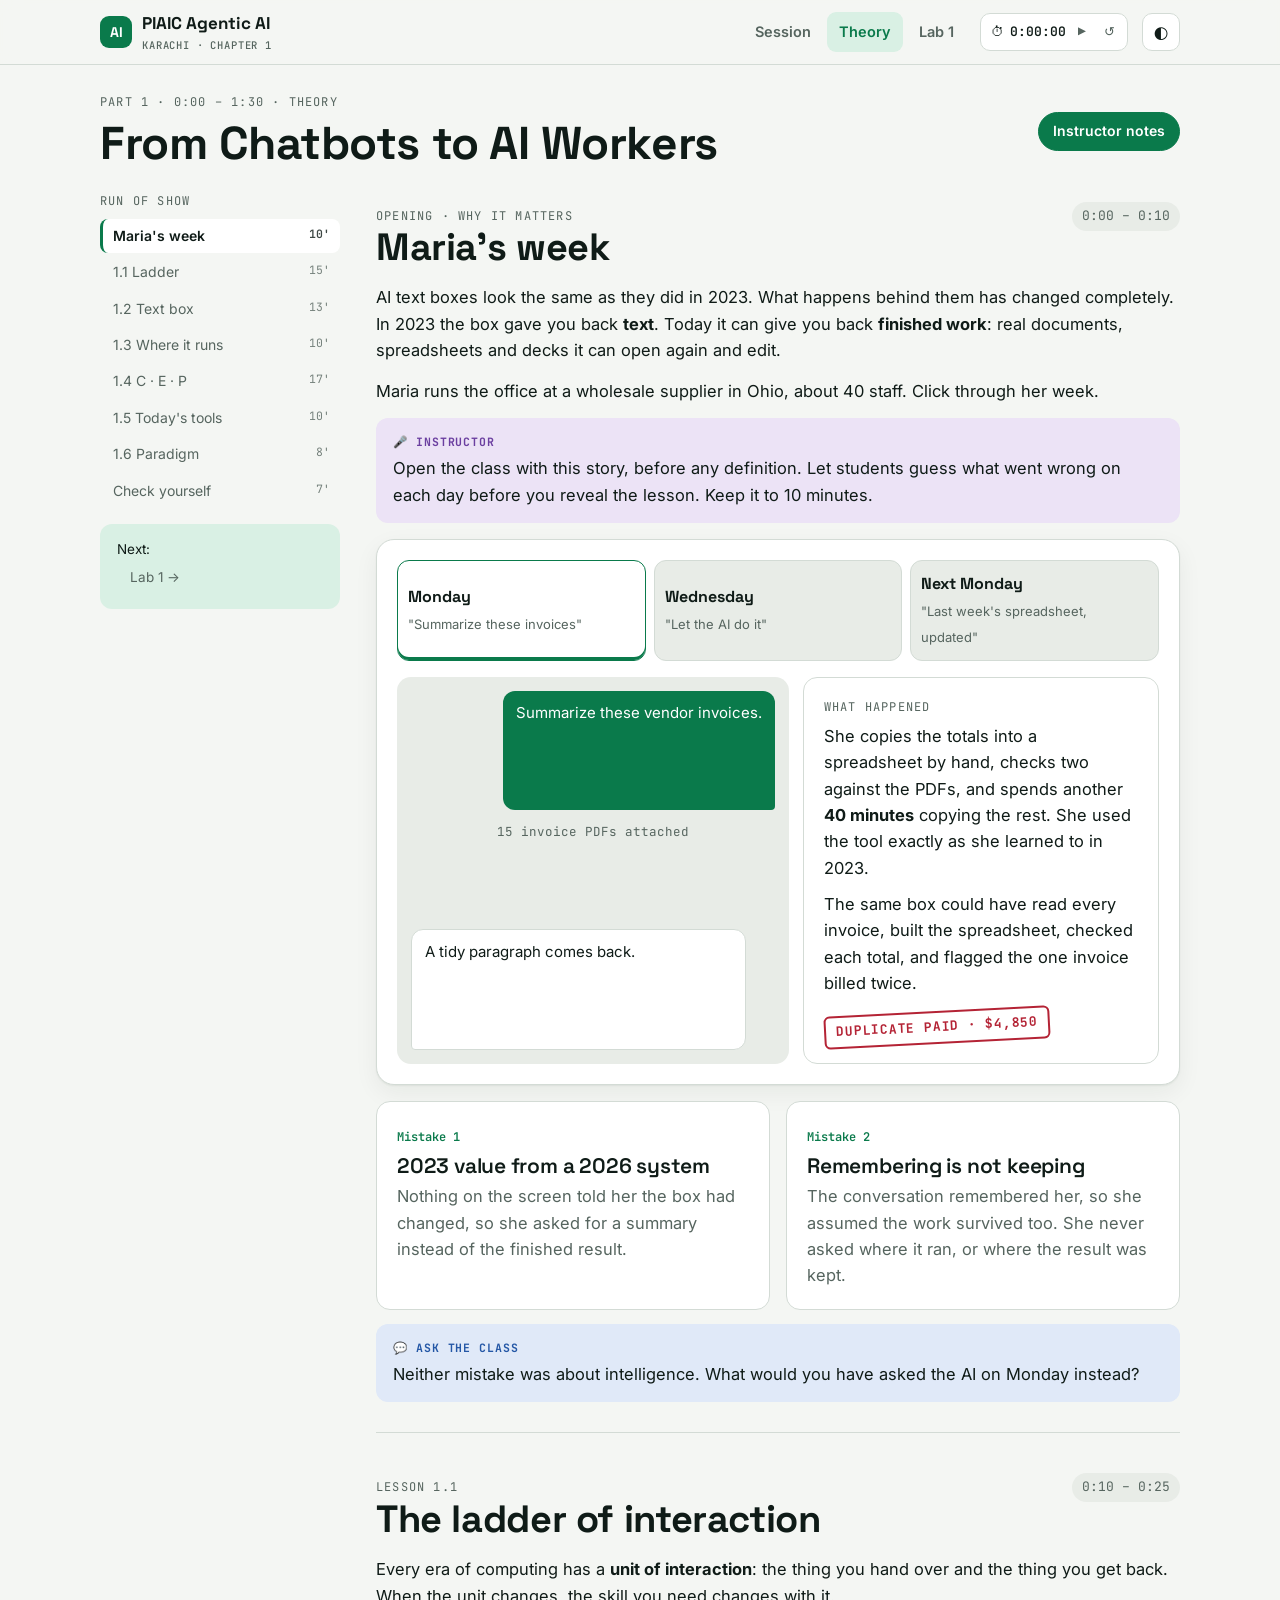
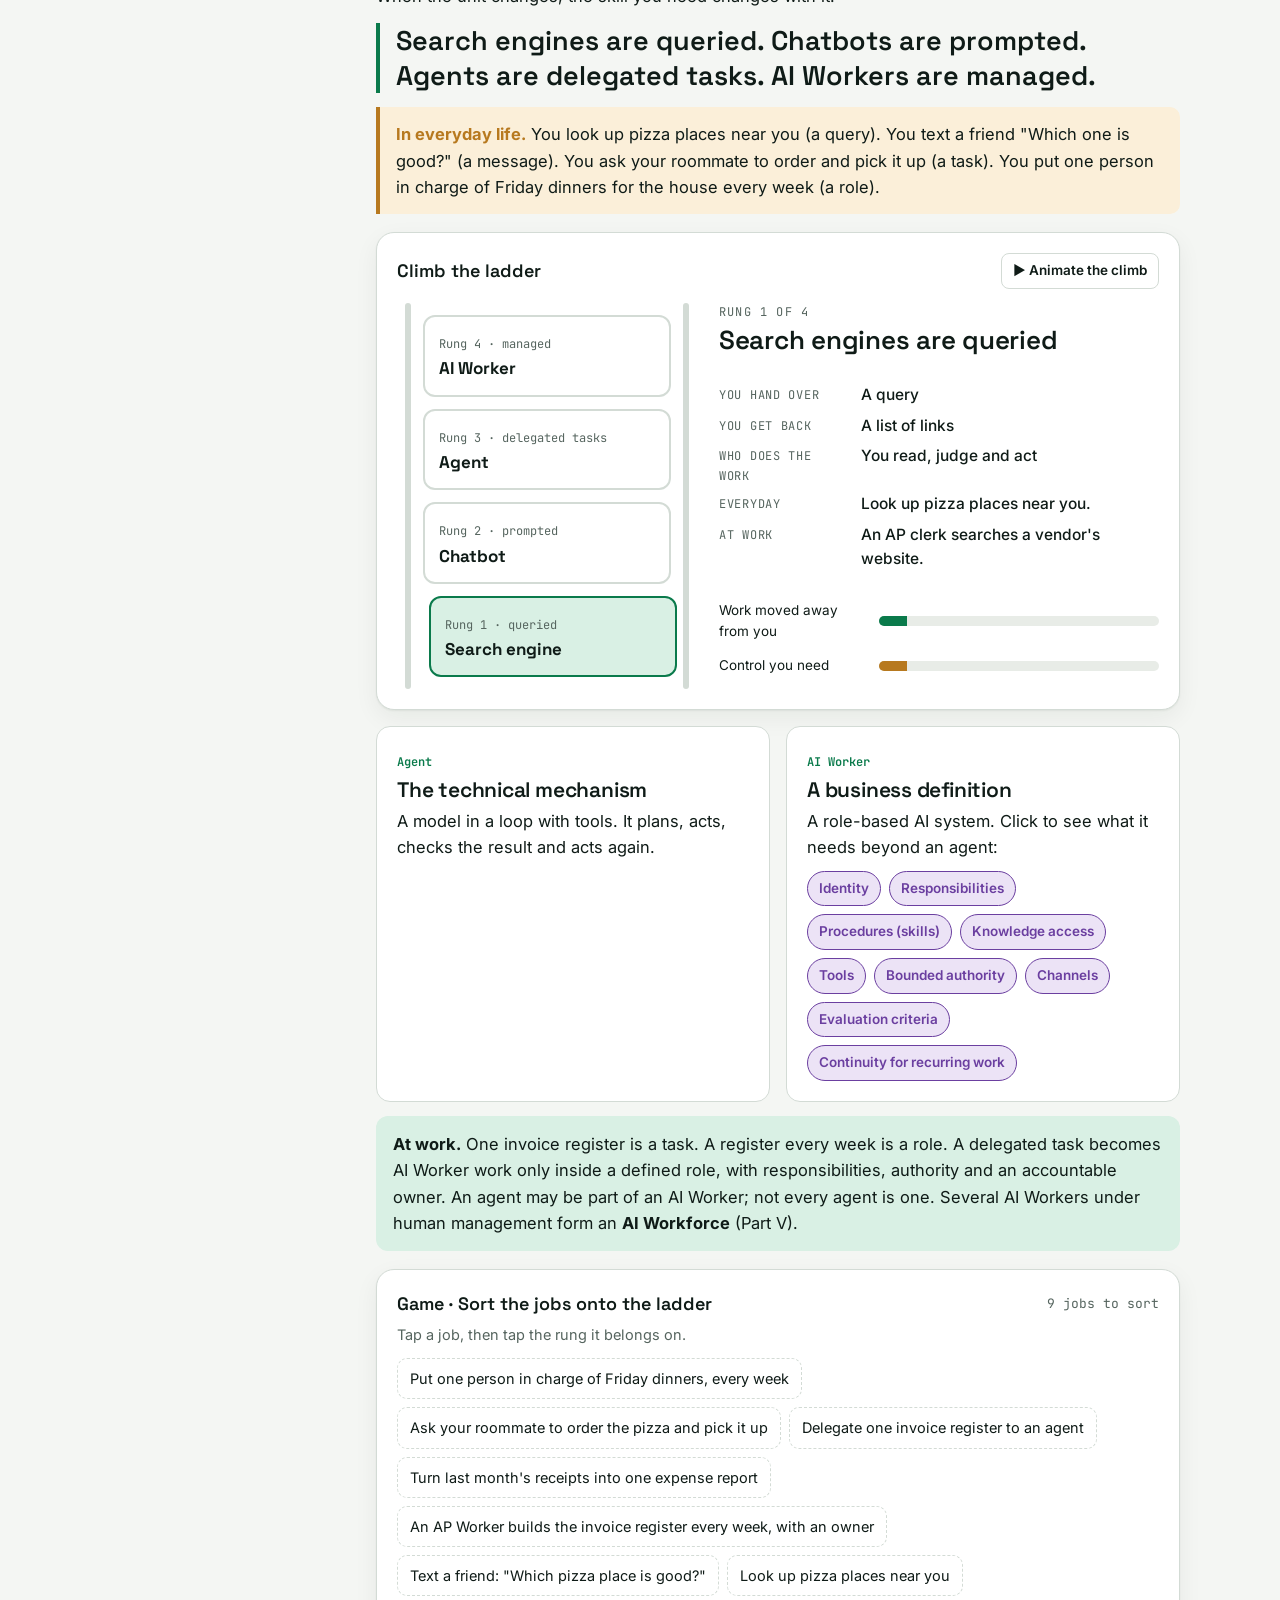
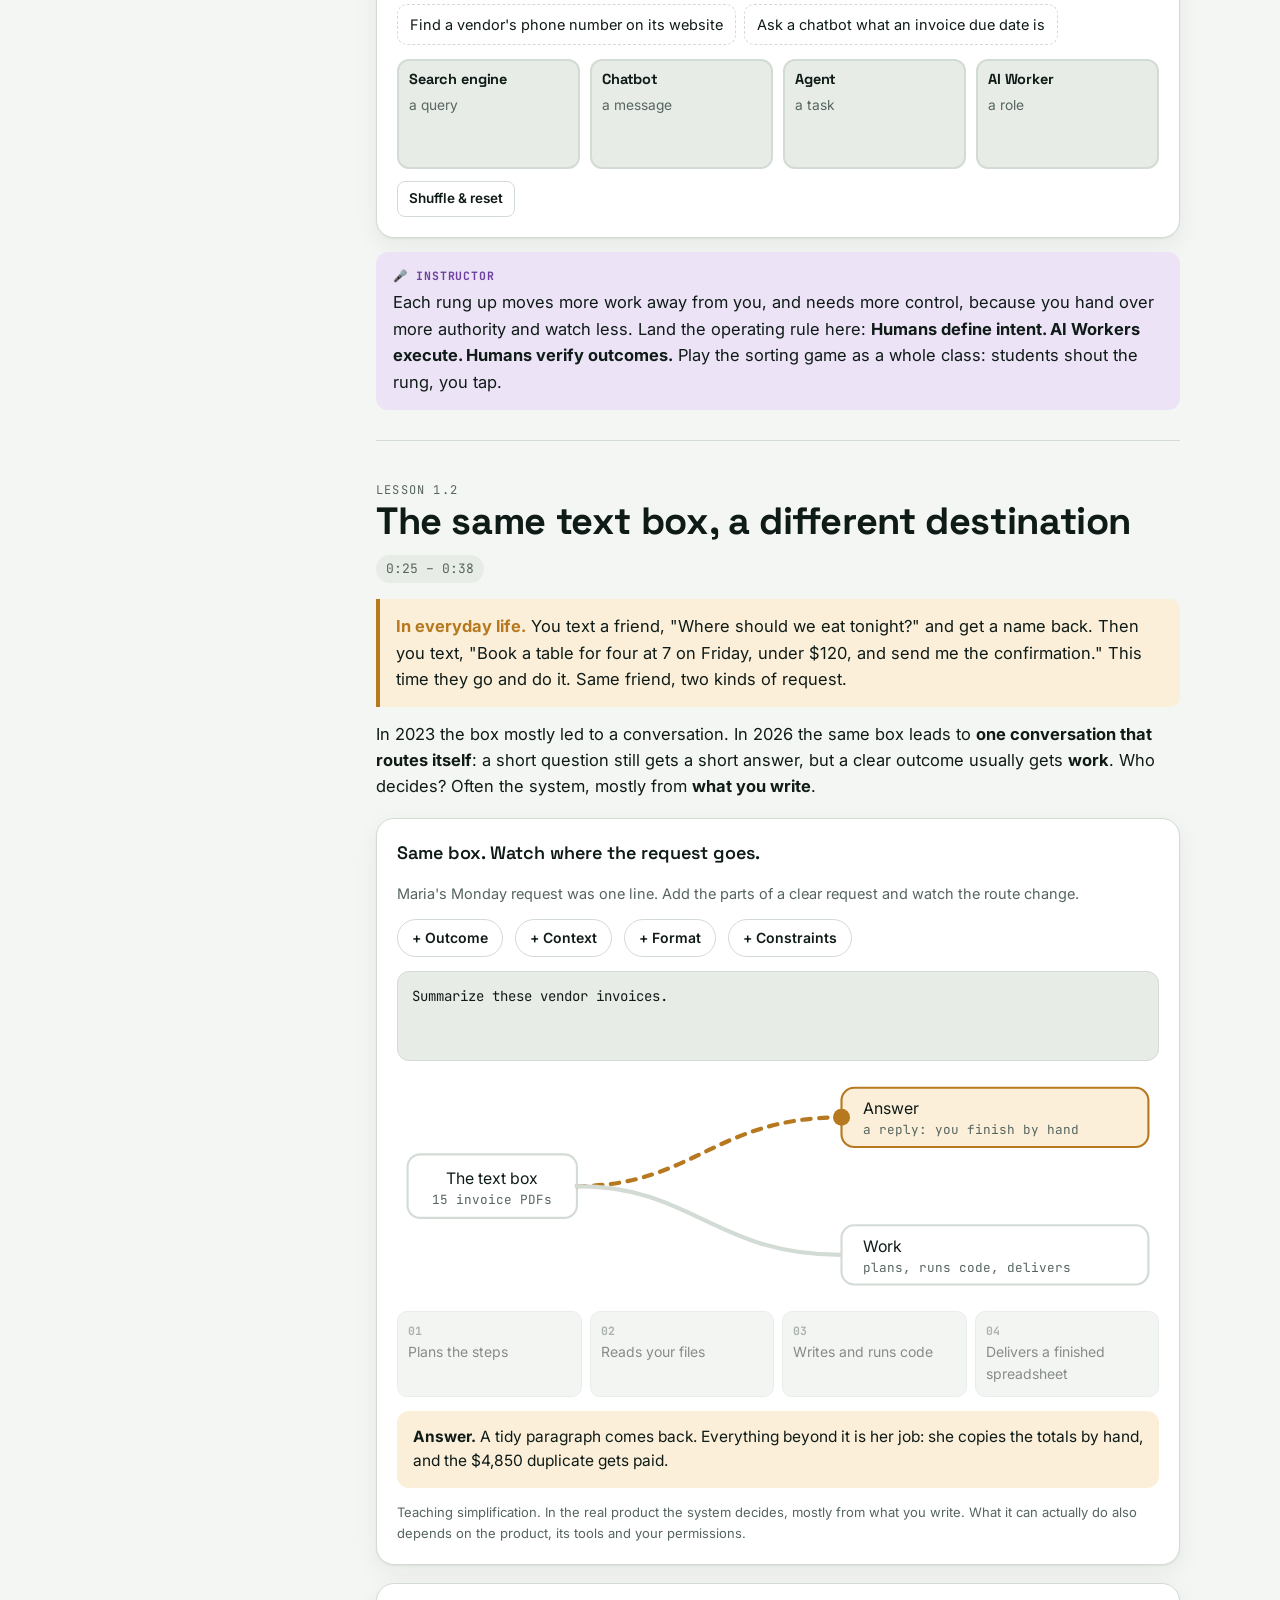
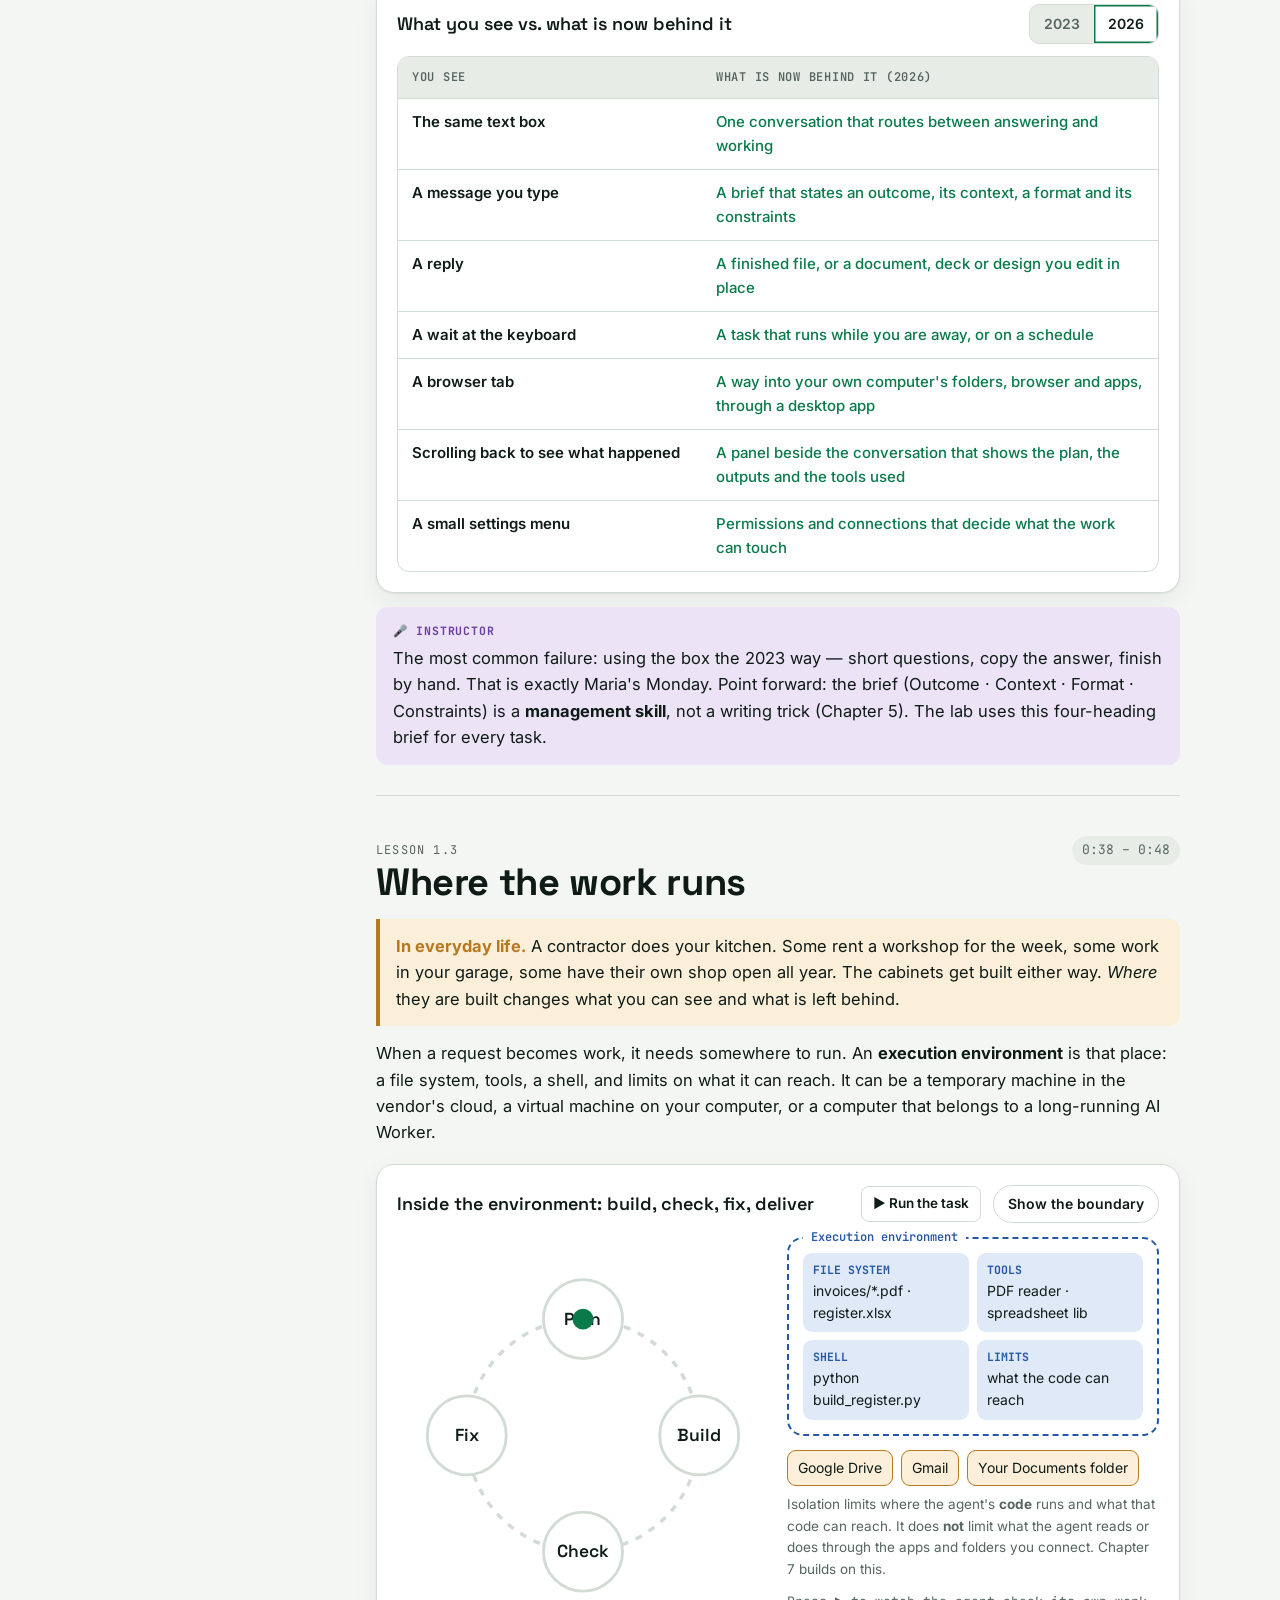
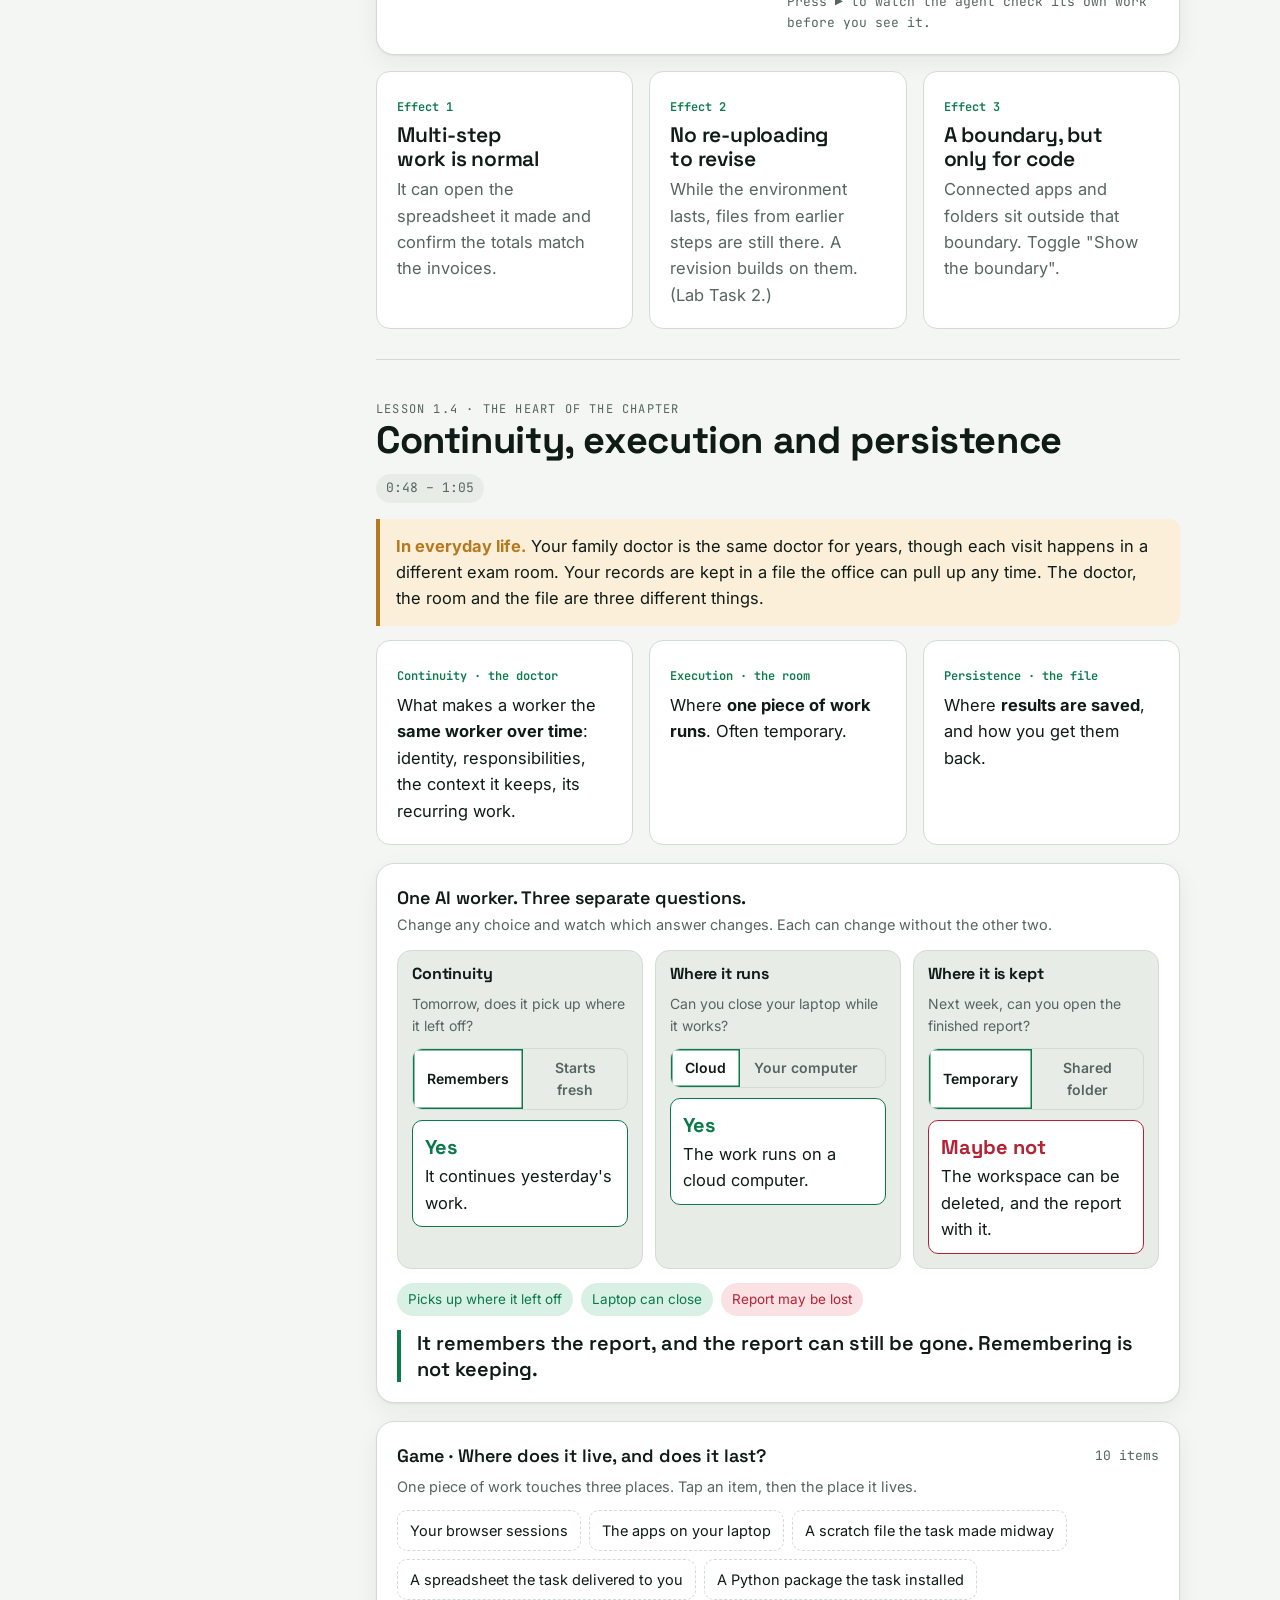
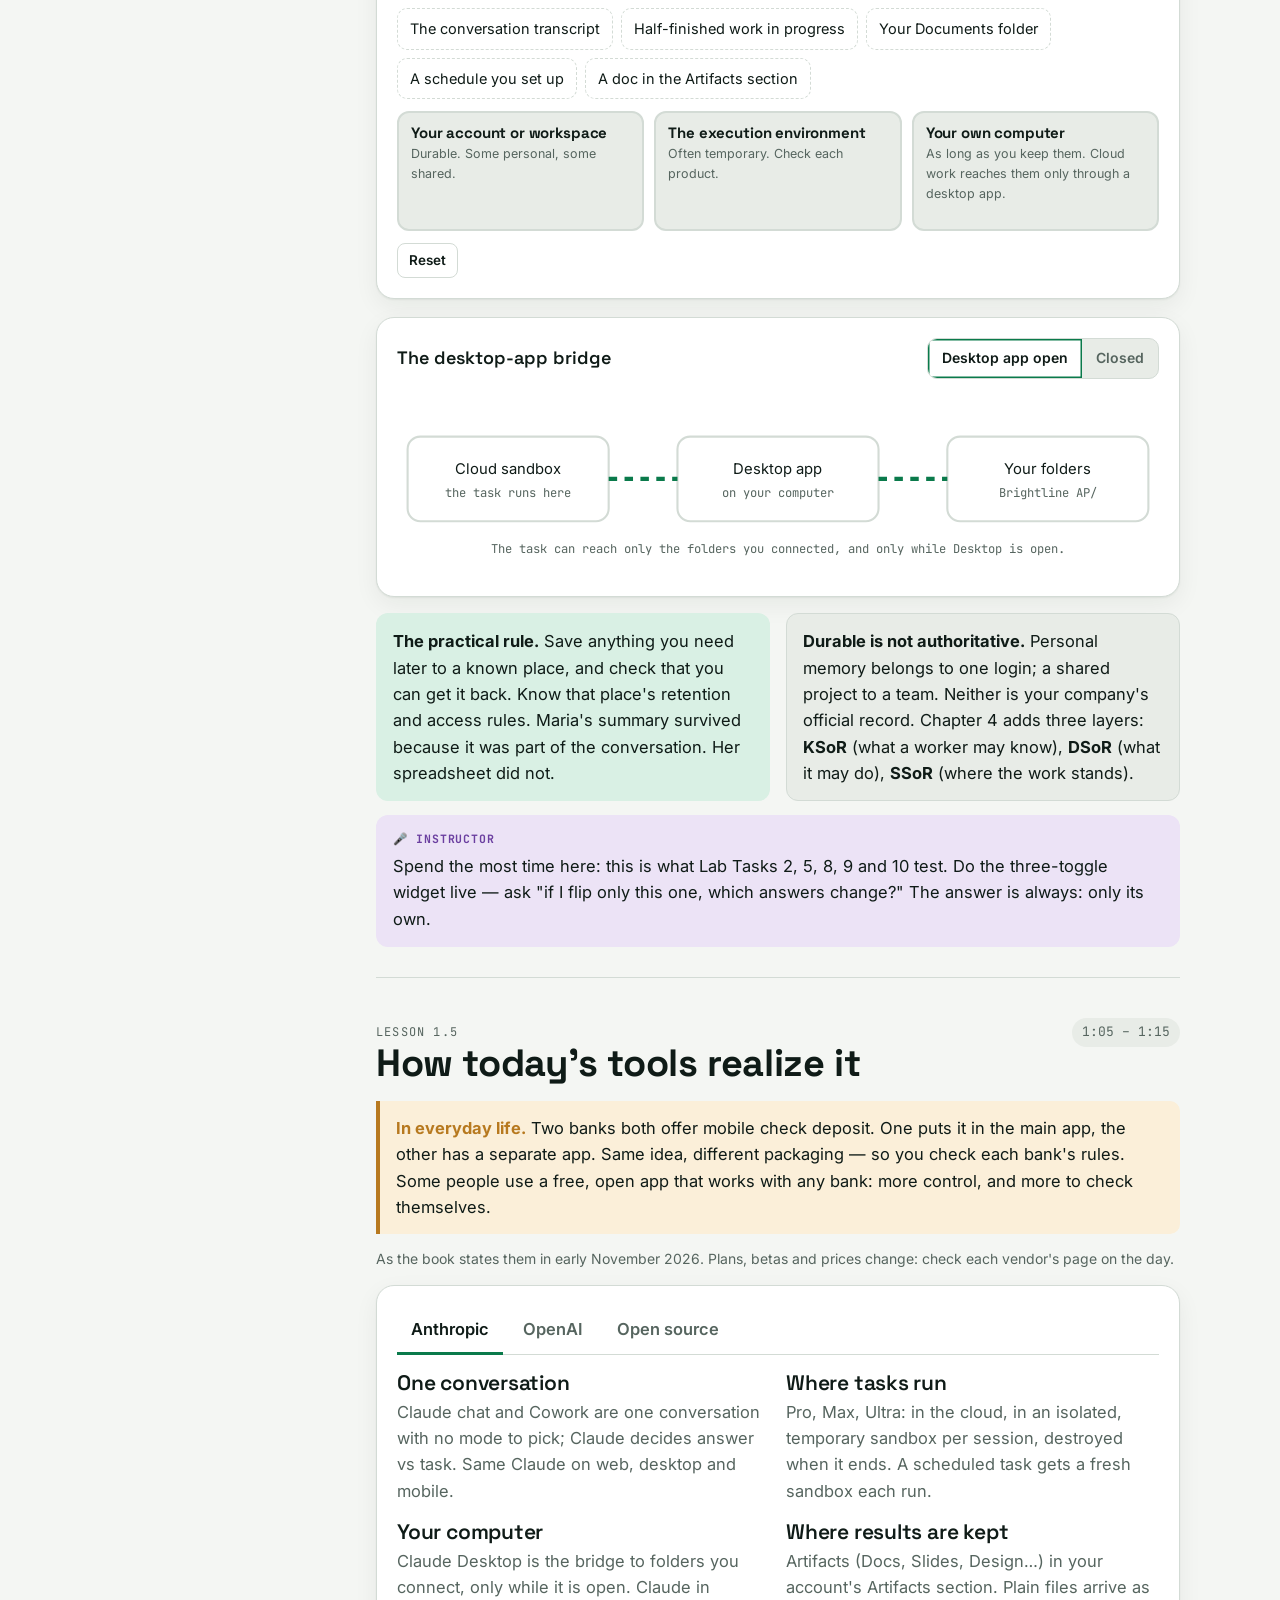
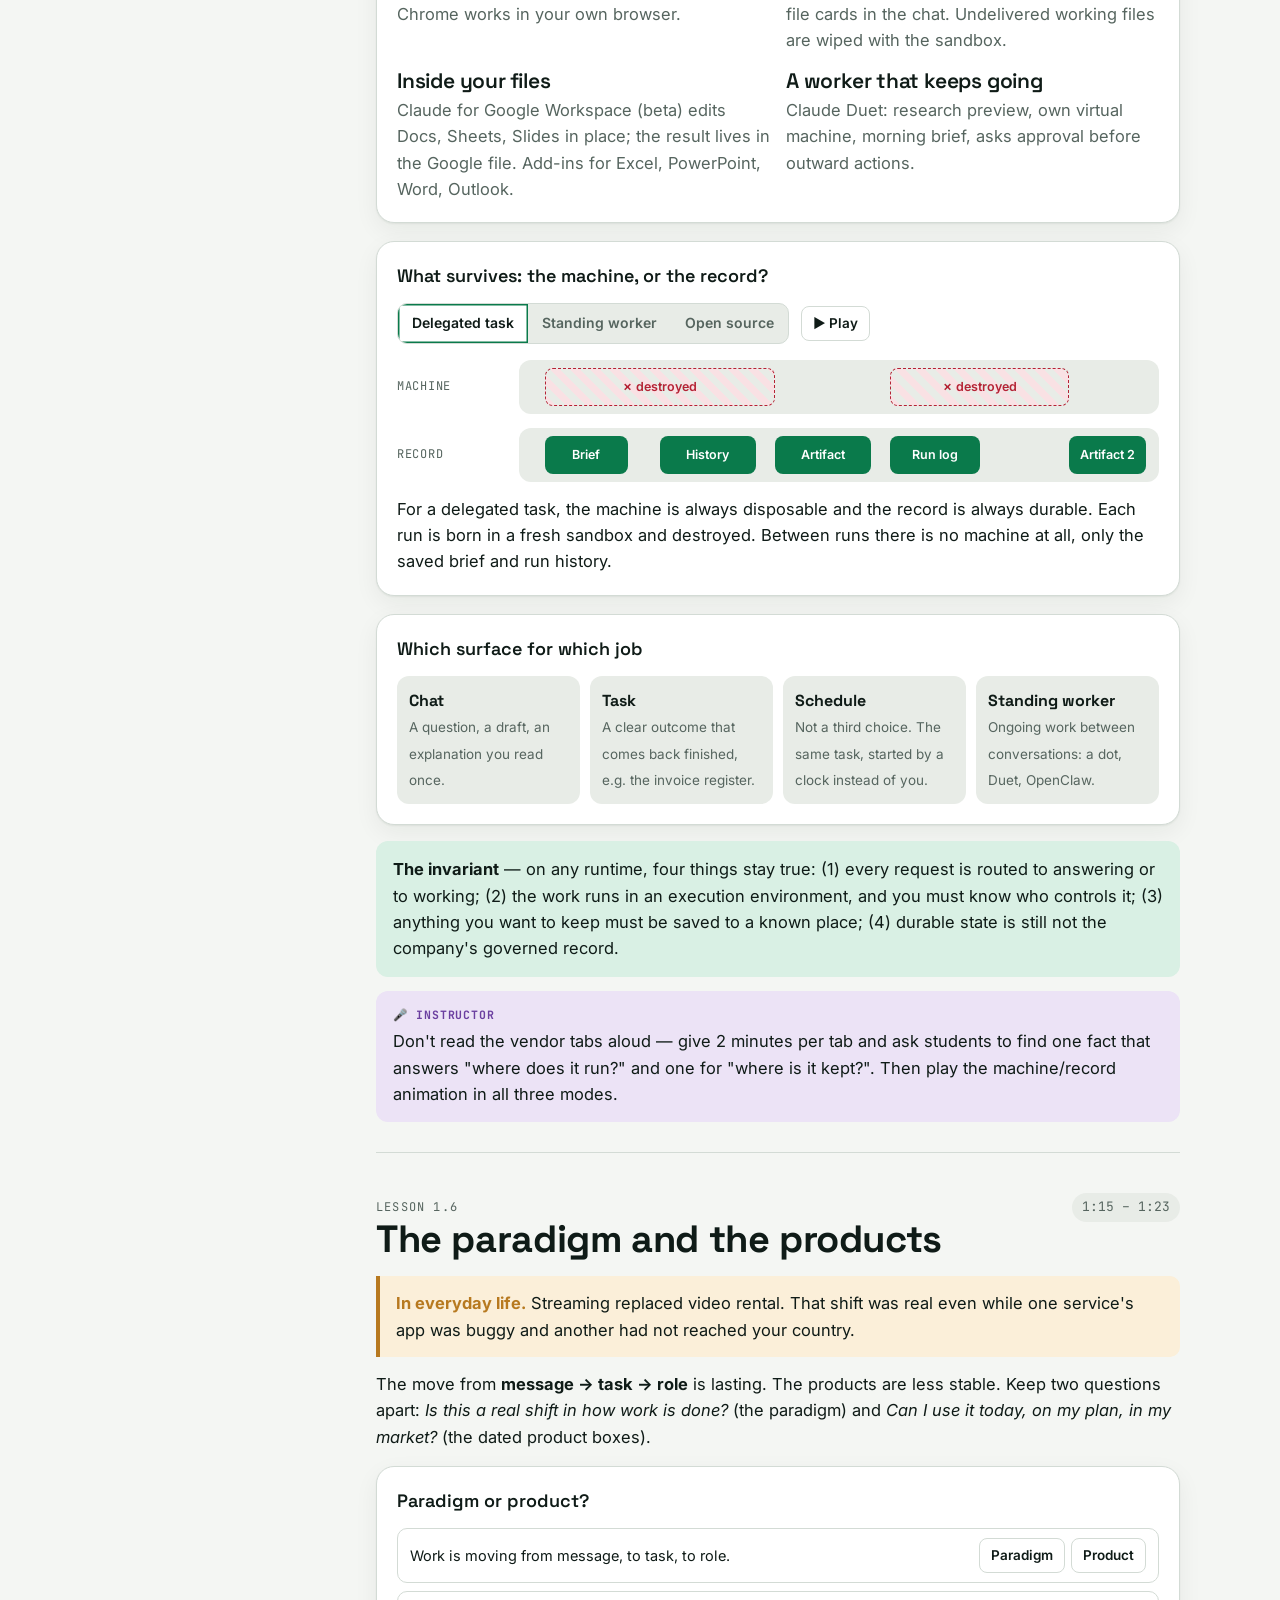
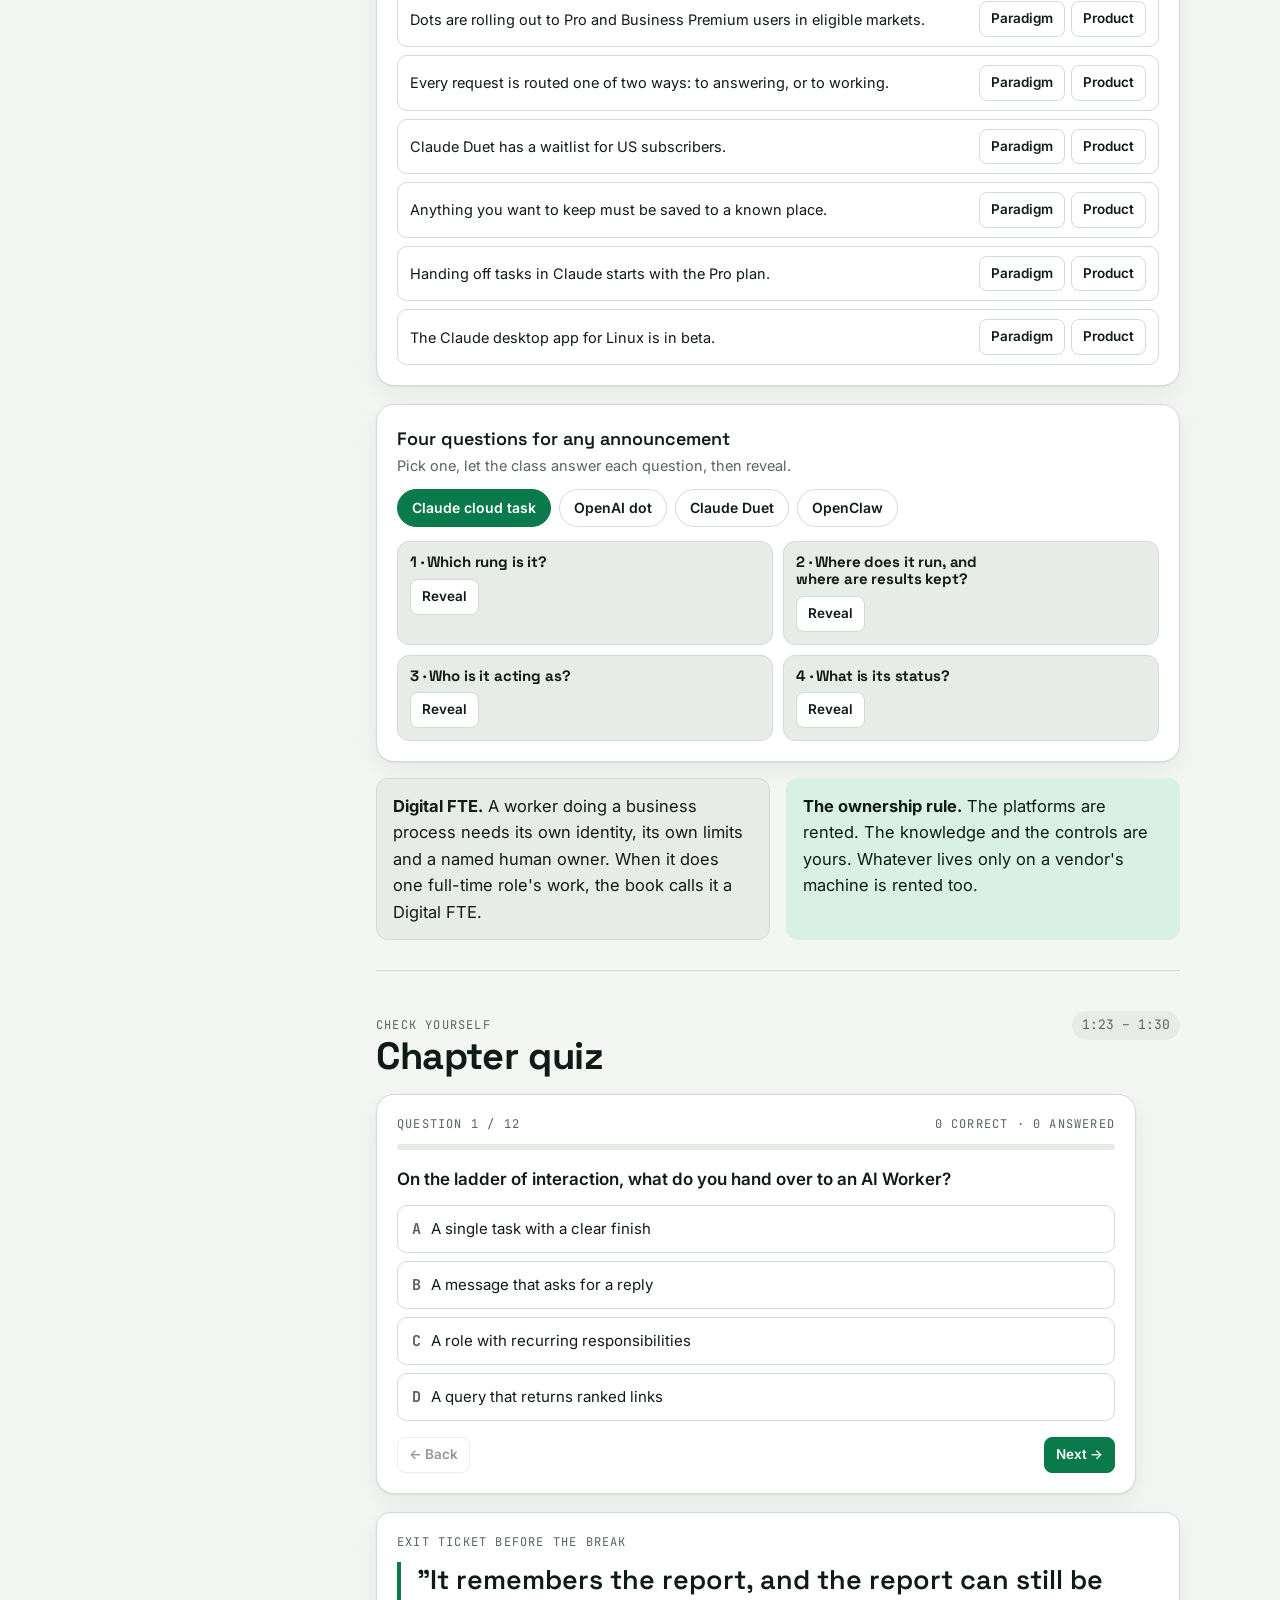
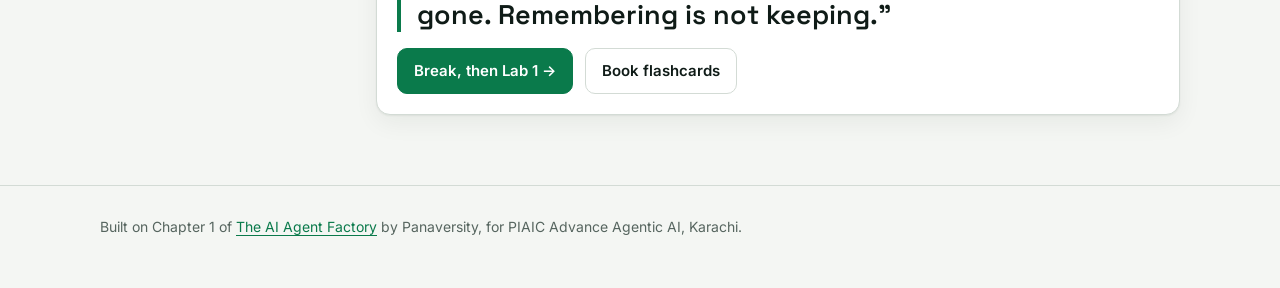
<file: theory.html>
<!doctype html>
<html lang="en">
<head>
<meta charset="utf-8">
<meta name="viewport" content="width=device-width,initial-scale=1">
<title>Chapter 1 Theory · PIAIC Agentic AI Karachi</title>
<meta name="description" content="Part 1 of the Chapter 1 class: 90 minutes of interactive theory — the ladder of interaction, the same text box, where work runs, and continuity vs execution vs persistence.">
<link rel="preconnect" href="https://fonts.googleapis.com">
<link rel="preconnect" href="https://fonts.gstatic.com" crossorigin>
<link rel="stylesheet" href="https://fonts.googleapis.com/css2?family=Inter:wght@400;500;600;700&family=JetBrains+Mono:wght@400;500;600&family=Space+Grotesk:wght@500;600;700&display=swap">
<link rel="stylesheet" href="assets/css/style.css">
<style>
  .lesson{padding:40px 0 30px;border-top:1px solid var(--line)}
  .lesson:first-of-type{border-top:0;padding-top:10px}
  .lesson-head{display:flex;justify-content:space-between;gap:12px;flex-wrap:wrap;align-items:baseline;margin-bottom:16px}
  .lesson-head .time{font-family:var(--f-mono);font-size:13px;color:var(--muted);background:var(--sunk);padding:4px 10px;border-radius:99px}
  .widget{background:var(--surface);border:1px solid var(--line);border-radius:18px;padding:20px;box-shadow:var(--shadow)}
  .widget-title{font-family:var(--f-display);font-weight:600;font-size:18px}
  .big-quote{font-family:var(--f-display);font-weight:600;font-size:clamp(20px,2.6vw,27px);line-height:1.3;border-left:4px solid var(--accent);padding-left:16px}

  /* Maria */
  .days{display:grid;grid-template-columns:repeat(3,1fr);gap:8px}
  .days button{border:1.5px solid var(--line);background:var(--sunk);border-radius:12px;padding:10px;cursor:pointer;text-align:left}
  .days button b{display:block;font-family:var(--f-display);font-size:16px}
  .days button span{font-size:13px;color:var(--muted)}
  .days button[aria-pressed="true"]{border-color:var(--accent);background:var(--surface);box-shadow:inset 0 -3px 0 var(--accent)}
  .scene{margin-top:16px;display:grid;gap:14px;grid-template-columns:minmax(0,1.1fr) minmax(0,1fr)}
  @media (max-width:760px){.scene{grid-template-columns:1fr}.days{grid-template-columns:1fr}}
  .chatbox{background:var(--sunk);border-radius:14px;padding:14px;display:grid;gap:10px;font-size:15px}
  .bubble{padding:10px 13px;border-radius:12px;max-width:92%;animation:rise .4s ease both}
  .bubble.me{background:var(--accent);color:var(--accent-ink);justify-self:end;border-bottom-right-radius:4px}
  .bubble.ai{background:var(--surface);border:1px solid var(--line);border-bottom-left-radius:4px}
  .bubble.sys{background:transparent;color:var(--muted);font-family:var(--f-mono);font-size:12.5px;justify-self:center;padding:2px}
  .stamp{display:inline-block;font-family:var(--f-mono);font-weight:700;font-size:13px;letter-spacing:.06em;text-transform:uppercase;padding:4px 10px;border:2px solid var(--red);color:var(--red);border-radius:6px;transform:rotate(-3deg)}
  .stamp.ok{border-color:var(--accent);color:var(--accent)}

  /* Ladder */
  .ladder-wrap{display:grid;grid-template-columns:minmax(0,300px) minmax(0,1fr);gap:22px;align-items:stretch}
  @media (max-width:760px){.ladder-wrap{grid-template-columns:1fr}}
  .ladder{position:relative;display:flex;flex-direction:column-reverse;gap:12px;padding:12px 26px}
  .ladder::before,.ladder::after{content:"";position:absolute;top:0;bottom:0;width:6px;border-radius:3px;background:var(--line)}
  .ladder::before{left:8px}.ladder::after{right:8px}
  .rung{position:relative;z-index:1;border:2px solid var(--line);background:var(--surface);border-radius:12px;padding:12px 14px;cursor:pointer;text-align:left;transition:transform .25s,border-color .25s,background .25s}
  .rung b{font-family:var(--f-display);font-size:17px;display:block}
  .rung small{font-family:var(--f-mono);font-size:12px;color:var(--muted)}
  .rung.on{border-color:var(--accent);background:var(--accent-soft);transform:translateX(6px)}
  .rung.passed{border-color:color-mix(in srgb,var(--accent) 45%,var(--line))}
  .rung-detail{display:grid;gap:12px;align-content:start}
  .kv{display:grid;grid-template-columns:130px 1fr;gap:6px 12px;font-size:15.5px}
  .kv dt{font-family:var(--f-mono);font-size:12px;text-transform:uppercase;letter-spacing:.06em;color:var(--muted);padding-top:3px}
  .kv dd{margin:0;font-weight:500}
  .meter{display:grid;grid-template-columns:150px 1fr;gap:10px;align-items:center;font-size:13.5px}
  .meter .progress{height:10px}
  .meter.ctl .progress>i{background:var(--gold)}
  .sort-pool{display:flex;flex-wrap:wrap;gap:8px;min-height:44px}
  .jobcard{border:1.5px dashed var(--line);background:var(--surface);border-radius:10px;padding:8px 12px;font-size:14.5px;cursor:pointer;text-align:left}
  .jobcard[aria-pressed="true"]{border-style:solid;border-color:var(--blue);background:var(--blue-soft)}
  .bins{display:grid;grid-template-columns:repeat(4,minmax(0,1fr));gap:10px;margin-top:14px}
  @media (max-width:760px){.bins{grid-template-columns:repeat(2,minmax(0,1fr))}}
  .bin{border:2px solid var(--line);border-radius:12px;padding:10px;min-height:110px;background:var(--sunk);cursor:pointer;display:flex;flex-direction:column;gap:6px}
  .bin h4{font-size:14.5px}
  .bin.ready{border-color:var(--blue);border-style:dashed}
  .placed{font-size:13px;padding:6px 8px;border-radius:8px;background:var(--surface);border:1.5px solid var(--line)}
  .placed.ok{border-color:var(--accent)}
  .placed.no{border-color:var(--red);background:var(--red-soft)}
  .traits{display:flex;flex-wrap:wrap;gap:8px}
  .trait{font-size:13.5px;padding:6px 11px;border-radius:99px;border:1.5px solid var(--line);background:var(--surface);transition:all .3s}
  .trait.lit{border-color:var(--violet);background:var(--violet-soft);color:var(--violet);font-weight:600}

  /* Router */
  .router{display:grid;gap:14px}
  .reqbox{font-family:var(--f-mono);font-size:14px;background:var(--sunk);border:1.5px solid var(--line);border-radius:12px;padding:14px;min-height:90px;white-space:pre-wrap;line-height:1.55}
  .reqbox .add{color:var(--accent);animation:rise .35s ease both}
  .route-svg{width:100%;height:auto;display:block}
  .route-svg .path{fill:none;stroke:var(--line);stroke-width:4;stroke-linecap:round}
  .route-svg .path.live{stroke:var(--accent);stroke-dasharray:8 8;animation:flow 0.8s linear infinite}
  .route-svg .path.live.ans{stroke:var(--gold)}
  @keyframes flow{to{stroke-dashoffset:-16}}
  .route-svg .node rect{fill:var(--surface);stroke:var(--line);stroke-width:2}
  .route-svg .node.on rect{stroke:var(--accent);fill:var(--accent-soft)}
  .route-svg .node.on.ans rect{stroke:var(--gold);fill:var(--gold-soft)}
  .route-svg text{fill:var(--ink);font-family:var(--f-body);font-size:15px}
  .route-svg .small{font-size:12px;fill:var(--muted);font-family:var(--f-mono)}
  .route-svg .packet{fill:var(--accent)}
  .worksteps{display:grid;grid-template-columns:repeat(4,minmax(0,1fr));gap:8px}
  @media (max-width:640px){.worksteps{grid-template-columns:repeat(2,minmax(0,1fr))}}
  .ws{border:1.5px solid var(--line);border-radius:10px;padding:10px;font-size:14px;background:var(--sunk);opacity:.5;transition:all .35s}
  .ws.on{opacity:1;border-color:var(--accent);background:var(--accent-soft)}
  .ws b{display:block;font-family:var(--f-mono);font-size:11.5px;color:var(--muted)}
  .verdict{border-radius:12px;padding:14px 16px;font-size:15.5px}
  .verdict.ans{background:var(--gold-soft)}
  .verdict.work{background:var(--accent-soft)}
  .flip-table td:first-child{font-weight:600;width:40%}
  .era td.now{color:var(--accent);font-weight:500}

  /* Loop + env */
  .env{display:grid;grid-template-columns:minmax(0,1fr) minmax(0,1fr);gap:18px;align-items:center}
  @media (max-width:760px){.env{grid-template-columns:1fr}}
  .loop-svg text{fill:var(--ink);font-family:var(--f-display);font-size:15px;font-weight:600}
  .loop-svg .ring{fill:none;stroke:var(--line);stroke-width:3;stroke-dasharray:6 7}
  .loop-svg .st circle{fill:var(--surface);stroke:var(--line);stroke-width:2.5;transition:all .3s}
  .loop-svg .st.on circle{stroke:var(--accent);fill:var(--accent-soft)}
  .loop-svg .bot{fill:var(--accent)}
  .envbox{border:2.5px dashed var(--blue);border-radius:16px;padding:14px;position:relative}
  .envbox::before{content:"Execution environment";position:absolute;top:-11px;left:14px;background:var(--surface);padding:0 8px;font-family:var(--f-mono);font-size:12px;color:var(--blue);font-weight:600}
  .envbox .items{display:grid;grid-template-columns:1fr 1fr;gap:8px}
  .envbox .items div{background:var(--blue-soft);border-radius:9px;padding:8px 10px;font-size:14px}
  .envbox .items b{display:block;font-family:var(--f-mono);font-size:11.5px;color:var(--blue)}
  .outside{margin-top:14px;display:flex;gap:8px;flex-wrap:wrap;align-items:center;font-size:14px}
  .outside span{padding:6px 10px;border-radius:9px;border:1.5px solid var(--gold);background:var(--gold-soft)}

  /* CEP toggles */
  .cep{display:grid;grid-template-columns:repeat(3,minmax(0,1fr));gap:12px}
  @media (max-width:820px){.cep{grid-template-columns:1fr}}
  .cep .q{border:1.5px solid var(--line);border-radius:14px;padding:14px;background:var(--sunk);display:grid;gap:10px;align-content:start}
  .cep .q h4{font-size:16px}
  .cep .q .ask{font-size:14px;color:var(--muted)}
  .cep .ans{border-radius:10px;padding:10px 12px;background:var(--surface);border:1.5px solid var(--line);transition:all .3s}
  .cep .ans b{font-family:var(--f-display);font-size:20px;display:block}
  .cep .ans.good{border-color:var(--accent)} .cep .ans.good b{color:var(--accent)}
  .cep .ans.bad{border-color:var(--red)} .cep .ans.bad b{color:var(--red)}
  .cep-sum{margin-top:14px;display:flex;flex-wrap:wrap;gap:8px}
  .cep-sum span{font-size:13.5px;padding:6px 11px;border-radius:99px;background:var(--sunk)}
  .cep-sum span.good{background:var(--accent-soft);color:var(--accent)}
  .cep-sum span.bad{background:var(--red-soft);color:var(--red)}
  .places{display:grid;grid-template-columns:repeat(3,minmax(0,1fr));gap:10px;margin-top:12px}
  @media (max-width:760px){.places{grid-template-columns:1fr}}
  .place{border:2px solid var(--line);border-radius:12px;padding:12px;min-height:120px;background:var(--sunk);cursor:pointer}
  .place h4{font-size:15px}.place p{font-size:12.5px;color:var(--muted);margin:2px 0 8px}
  .place.ready{border-style:dashed;border-color:var(--blue)}
  .bridge-svg text{fill:var(--ink);font-family:var(--f-body);font-size:14px}
  .bridge-svg .lbl{font-family:var(--f-mono);font-size:11.5px;fill:var(--muted)}
  .bridge-svg rect.box{fill:var(--surface);stroke:var(--line);stroke-width:2}
  .bridge-svg .link{stroke:var(--accent);stroke-width:4;fill:none;stroke-dasharray:8 7;animation:flow .8s linear infinite}
  .bridge-svg.closed .link.b2{stroke:var(--red);animation:none;stroke-dasharray:3 9}
  .bridge-svg .x{opacity:0;transition:opacity .3s}
  .bridge-svg.closed .x{opacity:1}

  /* tools */
  .tabs{display:flex;gap:6px;flex-wrap:wrap;border-bottom:1px solid var(--line);margin-bottom:16px}
  .tabs button{border:0;background:transparent;padding:10px 14px;font-weight:600;cursor:pointer;color:var(--muted);border-bottom:3px solid transparent;margin-bottom:-1px}
  .tabs button[aria-selected="true"]{color:var(--ink);border-bottom-color:var(--accent)}
  .tabpanel[hidden]{display:none}
  .lanes{display:grid;gap:14px;margin-top:16px}
  .lane{display:grid;grid-template-columns:110px 1fr;gap:12px;align-items:center}
  .lane .lab{font-family:var(--f-mono);font-size:12px;text-transform:uppercase;letter-spacing:.06em;color:var(--muted)}
  .track{position:relative;height:54px;border-radius:12px;background:var(--sunk);overflow:hidden}
  .mach{position:absolute;top:8px;bottom:8px;border-radius:8px;background:var(--blue);color:#fff;font-size:12.5px;display:flex;align-items:center;justify-content:center;font-weight:600;transition:opacity .5s,transform .5s;white-space:nowrap;overflow:hidden}
  .mach.gone{background:repeating-linear-gradient(45deg,var(--red-soft) 0 7px,transparent 7px 14px);color:var(--red);border:1.5px dashed var(--red)}
  .mach.own{background:var(--violet)}
  .mach.stand{background:var(--gold)}
  .rec{position:absolute;top:8px;bottom:8px;border-radius:8px;background:var(--accent);color:var(--accent-ink);font-size:12.5px;font-weight:600;display:flex;align-items:center;justify-content:center;animation:rise .4s ease both;white-space:nowrap;overflow:hidden;padding:0 6px}
  .playhead{position:absolute;top:0;bottom:0;width:2px;background:var(--ink);left:0;transition:left .1s linear}

  .surf{display:grid;grid-template-columns:repeat(4,minmax(0,1fr));gap:10px}
  @media (max-width:760px){.surf{grid-template-columns:1fr 1fr}}
  .surf div{border-radius:12px;padding:12px;background:var(--sunk)}
  .surf b{font-family:var(--f-display);display:block;font-size:16px}
  .surf span{font-size:13.5px;color:var(--muted)}

  /* analyser */
  .ana-pick{display:flex;gap:8px;flex-wrap:wrap}
  .ana-grid{display:grid;grid-template-columns:repeat(2,minmax(0,1fr));gap:10px;margin-top:14px}
  @media (max-width:700px){.ana-grid{grid-template-columns:1fr}}
  .ana{border:1.5px solid var(--line);border-radius:12px;padding:12px;background:var(--sunk)}
  .ana h4{font-size:15px}
  .ana .reveal-btn{margin-top:8px}
  .ana p.a{margin-top:8px;font-size:14.5px}
  .pp{display:grid;gap:8px}
  .pp-item{display:grid;grid-template-columns:1fr auto;gap:10px;align-items:center;border:1.5px solid var(--line);border-radius:10px;padding:9px 12px;background:var(--surface);font-size:14.5px}
  .pp-item.ok{border-color:var(--accent)}.pp-item.no{border-color:var(--red)}

  .quizbox{max-width:760px}
</style>
</head>
<body>
<header id="nav" data-page="theory"></header>

<main class="wrap" style="padding-top:28px">
  <div class="row" style="justify-content:space-between;margin-bottom:10px">
    <div><p class="eyebrow">Part 1 · 0:00 – 1:30 · Theory</p><h1 style="font-size:clamp(30px,4.6vw,46px);margin-top:6px">From Chatbots to AI Workers</h1></div>
    <button class="chip" id="teachToggle" type="button" aria-pressed="true">Instructor notes</button>
  </div>

  <div class="layout" style="margin-top:22px">
    <aside class="toc" aria-label="Lessons">
      <p class="eyebrow">Run of show</p>
      <ol>
        <li><a href="#maria">Maria's week <span>10'</span></a></li>
        <li><a href="#ladder">1.1 Ladder <span>15'</span></a></li>
        <li><a href="#textbox">1.2 Text box <span>13'</span></a></li>
        <li><a href="#runs">1.3 Where it runs <span>10'</span></a></li>
        <li><a href="#cep">1.4 C · E · P <span>17'</span></a></li>
        <li><a href="#tools">1.5 Today's tools <span>10'</span></a></li>
        <li><a href="#paradigm">1.6 Paradigm <span>8'</span></a></li>
        <li><a href="#quiz">Check yourself <span>7'</span></a></li>
      </ol>
      <div class="callout tip" style="margin-top:16px;font-size:13.5px">Next: <a href="lab.html">Lab 1 →</a></div>
    </aside>

    <div>
    <!-- =============================== MARIA =============================== -->
    <section class="lesson" id="maria">
      <div class="lesson-head"><div><p class="eyebrow">Opening · Why it matters</p><h2>Maria's week</h2></div><span class="time">0:00 – 0:10</span></div>
      <div class="stack">
        <p>AI text boxes look the same as they did in 2023. What happens behind them has changed completely. In 2023 the box gave you back <b>text</b>. Today it can give you back <b>finished work</b>: real documents, spreadsheets and decks it can open again and edit.</p>
        <p>Maria runs the office at a wholesale supplier in Ohio, about 40 staff. Click through her week.</p>
        <div class="callout teach">Open the class with this story, before any definition. Let students guess what went wrong on each day before you reveal the lesson. Keep it to 10 minutes.</div>
      </div>
      <div class="widget" style="margin-top:16px">
        <div class="days" role="group" aria-label="Maria's week">
          <button type="button" data-day="0" aria-pressed="true"><b>Monday</b><span>"Summarize these invoices"</span></button>
          <button type="button" data-day="1" aria-pressed="false"><b>Wednesday</b><span>"Let the AI do it"</span></button>
          <button type="button" data-day="2" aria-pressed="false"><b>Next Monday</b><span>"Last week's spreadsheet, updated"</span></button>
        </div>
        <div class="scene" id="scene"></div>
      </div>
      <div class="grid g2" style="margin-top:16px">
        <div class="card flat"><p class="kicker">Mistake 1</p><h3>2023 value from a 2026 system</h3><p class="muted" style="margin-top:6px">Nothing on the screen told her the box had changed, so she asked for a summary instead of the finished result.</p></div>
        <div class="card flat"><p class="kicker">Mistake 2</p><h3>Remembering is not keeping</h3><p class="muted" style="margin-top:6px">The conversation remembered her, so she assumed the work survived too. She never asked where it ran, or where the result was kept.</p></div>
      </div>
      <div class="callout ask" style="margin-top:14px">Neither mistake was about intelligence. What would you have asked the AI on Monday instead?</div>
    </section>

    <!-- =============================== 1.1 LADDER =============================== -->
    <section class="lesson" id="ladder">
      <div class="lesson-head"><div><p class="eyebrow">Lesson 1.1</p><h2>The ladder of interaction</h2></div><span class="time">0:10 – 0:25</span></div>
      <div class="stack">
        <p>Every era of computing has a <b>unit of interaction</b>: the thing you hand over and the thing you get back. When the unit changes, the skill you need changes with it.</p>
        <p class="big-quote">Search engines are queried. Chatbots are prompted. Agents are delegated tasks. AI Workers are managed.</p>
        <div class="everyday"><b>In everyday life.</b> You look up pizza places near you (a query). You text a friend "Which one is good?" (a message). You ask your roommate to order and pick it up (a task). You put one person in charge of Friday dinners for the house every week (a role).</div>
      </div>

      <div class="widget" style="margin-top:18px">
        <div class="row" style="justify-content:space-between"><p class="widget-title">Climb the ladder</p><div class="row"><button class="btn small" id="climb" type="button">▶ Animate the climb</button></div></div>
        <div class="ladder-wrap" style="margin-top:14px">
          <div class="ladder" id="ladderRungs" role="group" aria-label="Rungs"></div>
          <div class="rung-detail" id="rungDetail" aria-live="polite"></div>
        </div>
      </div>

      <div class="grid g2" style="margin-top:16px">
        <div class="card flat">
          <p class="kicker">Agent</p><h3>The technical mechanism</h3>
          <p style="margin-top:6px">A model in a loop with tools. It plans, acts, checks the result and acts again.</p>
        </div>
        <div class="card flat">
          <p class="kicker">AI Worker</p><h3>A business definition</h3>
          <p style="margin-top:6px">A role-based AI system. Click to see what it needs beyond an agent:</p>
          <div class="traits" id="traits" style="margin-top:10px"></div>
        </div>
      </div>
      <div class="callout tip" style="margin-top:14px"><b>At work.</b> One invoice register is a task. A register every week is a role. A delegated task becomes AI Worker work only inside a defined role, with responsibilities, authority and an accountable owner. An agent may be part of an AI Worker; not every agent is one. Several AI Workers under human management form an <b>AI Workforce</b> (Part V).</div>

      <div class="widget" style="margin-top:18px">
        <div class="row" style="justify-content:space-between"><p class="widget-title">Game · Sort the jobs onto the ladder</p><span class="muted" id="sortScore" style="font-family:var(--f-mono);font-size:13px"></span></div>
        <p class="muted" style="font-size:14.5px;margin-top:4px">Tap a job, then tap the rung it belongs on.</p>
        <div class="sort-pool" id="sortPool" style="margin-top:12px"></div>
        <div class="bins" id="sortBins"></div>
        <div class="row" style="margin-top:12px"><button class="btn small" id="sortReset" type="button">Shuffle &amp; reset</button></div>
      </div>
      <div class="callout teach" style="margin-top:14px">Each rung up moves more work away from you, and needs more control, because you hand over more authority and watch less. Land the operating rule here: <b>Humans define intent. AI Workers execute. Humans verify outcomes.</b> Play the sorting game as a whole class: students shout the rung, you tap.</div>
    </section>

    <!-- =============================== 1.2 TEXT BOX =============================== -->
    <section class="lesson" id="textbox">
      <div class="lesson-head"><div><p class="eyebrow">Lesson 1.2</p><h2>The same text box, a different destination</h2></div><span class="time">0:25 – 0:38</span></div>
      <div class="stack">
        <div class="everyday"><b>In everyday life.</b> You text a friend, "Where should we eat tonight?" and get a name back. Then you text, "Book a table for four at 7 on Friday, under $120, and send me the confirmation." This time they go and do it. Same friend, two kinds of request.</div>
        <p>In 2023 the box mostly led to a conversation. In 2026 the same box leads to <b>one conversation that routes itself</b>: a short question still gets a short answer, but a clear outcome usually gets <b>work</b>. Who decides? Often the system, mostly from <b>what you write</b>.</p>
      </div>

      <div class="widget router" style="margin-top:18px">
        <p class="widget-title">Same box. Watch where the request goes.</p>
        <p class="muted" style="font-size:14.5px">Maria's Monday request was one line. Add the parts of a clear request and watch the route change.</p>
        <div class="row" role="group" aria-label="Brief parts" id="briefChips">
          <button class="chip" type="button" data-part="outcome" aria-pressed="false">+ Outcome</button>
          <button class="chip" type="button" data-part="context" aria-pressed="false">+ Context</button>
          <button class="chip" type="button" data-part="format" aria-pressed="false">+ Format</button>
          <button class="chip" type="button" data-part="constraints" aria-pressed="false">+ Constraints</button>
        </div>
        <div class="reqbox" id="reqBox" aria-live="polite"></div>
        <svg class="route-svg" viewBox="0 0 720 210" role="img" aria-label="Routing diagram: the text box routes a request to answering or to working">
          <g class="node" id="nBox"><rect x="10" y="75" width="160" height="60" rx="12"/><text x="90" y="103" text-anchor="middle">The text box</text><text x="90" y="122" text-anchor="middle" class="small">15 invoice PDFs</text></g>
          <path class="path" id="pAns" d="M170 105 C 280 105, 300 40, 420 40"/>
          <path class="path" id="pWork" d="M170 105 C 280 105, 300 170, 420 170"/>
          <g class="node ans" id="nAns"><rect x="420" y="12" width="290" height="56" rx="12"/><text x="440" y="37">Answer</text><text x="440" y="56" class="small">a reply: you finish by hand</text></g>
          <g class="node" id="nWork"><rect x="420" y="142" width="290" height="56" rx="12"/><text x="440" y="167">Work</text><text x="440" y="186" class="small">plans, runs code, delivers</text></g>
          <circle class="packet" r="8" cx="0" cy="0" id="packet" opacity="0"><animateMotion id="mo" dur="1.1s" fill="freeze" begin="indefinite"><mpath href="#pAns"/></animateMotion></circle>
        </svg>
        <div class="worksteps" id="workSteps">
          <div class="ws"><b>01</b>Plans the steps</div>
          <div class="ws"><b>02</b>Reads your files</div>
          <div class="ws"><b>03</b>Writes and runs code</div>
          <div class="ws"><b>04</b>Delivers a finished spreadsheet</div>
        </div>
        <div class="verdict ans" id="verdict" aria-live="polite"></div>
        <p class="muted" style="font-size:13px">Teaching simplification. In the real product the system decides, mostly from what you write. What it can actually do also depends on the product, its tools and your permissions.</p>
      </div>

      <div class="widget" style="margin-top:18px">
        <div class="row" style="justify-content:space-between"><p class="widget-title">What you see vs. what is now behind it</p>
          <div class="seg" role="group" aria-label="Era"><button type="button" data-era="2023" aria-pressed="false">2023</button><button type="button" data-era="2026" aria-pressed="true">2026</button></div></div>
        <div class="table-wrap" style="margin-top:12px"><table class="flip-table era"><thead><tr><th>You see</th><th id="eraHead">What is now behind it (2026)</th></tr></thead><tbody id="eraBody"></tbody></table></div>
      </div>
      <div class="callout teach" style="margin-top:14px">The most common failure: using the box the 2023 way — short questions, copy the answer, finish by hand. That is exactly Maria's Monday. Point forward: the brief (Outcome · Context · Format · Constraints) is a <b>management skill</b>, not a writing trick (Chapter 5). The lab uses this four-heading brief for every task.</div>
    </section>

    <!-- =============================== 1.3 RUNS =============================== -->
    <section class="lesson" id="runs">
      <div class="lesson-head"><div><p class="eyebrow">Lesson 1.3</p><h2>Where the work runs</h2></div><span class="time">0:38 – 0:48</span></div>
      <div class="stack">
        <div class="everyday"><b>In everyday life.</b> A contractor does your kitchen. Some rent a workshop for the week, some work in your garage, some have their own shop open all year. The cabinets get built either way. <i>Where</i> they are built changes what you can see and what is left behind.</div>
        <p>When a request becomes work, it needs somewhere to run. An <b>execution environment</b> is that place: a file system, tools, a shell, and limits on what it can reach. It can be a temporary machine in the vendor's cloud, a virtual machine on your computer, or a computer that belongs to a long-running AI Worker.</p>
      </div>
      <div class="widget" style="margin-top:18px">
        <div class="row" style="justify-content:space-between"><p class="widget-title">Inside the environment: build, check, fix, deliver</p>
          <div class="row"><button class="btn small" id="loopPlay" type="button">▶ Run the task</button><button class="chip" id="boundaryBtn" type="button" aria-pressed="false">Show the boundary</button></div></div>
        <div class="env" style="margin-top:14px">
          <svg class="loop-svg" viewBox="0 0 320 300" role="img" aria-label="The agent loop: plan, build, check, fix">
            <circle class="ring" cx="160" cy="150" r="100" id="ringPath"/>
            <path id="loopPath" d="M160 50 A100 100 0 1 1 159.9 50" fill="none" stroke="none"/>
            <g class="st" data-s="0"><circle cx="160" cy="50" r="34"/><text x="160" y="155" dy="-100" text-anchor="middle">Plan</text></g>
            <g class="st" data-s="1"><circle cx="260" cy="150" r="34"/><text x="260" y="155" text-anchor="middle">Build</text></g>
            <g class="st" data-s="2"><circle cx="160" cy="250" r="34"/><text x="160" y="255" text-anchor="middle">Check</text></g>
            <g class="st" data-s="3"><circle cx="60" cy="150" r="34"/><text x="60" y="155" text-anchor="middle">Fix</text></g>
            <circle class="bot" r="9" id="bot" cx="160" cy="50"/>
          </svg>
          <div>
            <div class="envbox" id="envbox">
              <div class="items">
                <div><b>FILE SYSTEM</b>invoices/*.pdf · register.xlsx</div>
                <div><b>TOOLS</b>PDF reader · spreadsheet lib</div>
                <div><b>SHELL</b>python build_register.py</div>
                <div><b>LIMITS</b>what the code can reach</div>
              </div>
            </div>
            <div class="outside" id="outside" hidden>
              <span>Google Drive</span><span>Gmail</span><span>Your Documents folder</span>
              <p class="muted" style="font-size:13.5px;flex-basis:100%">Isolation limits where the agent's <b>code</b> runs and what that code can reach. It does <b>not</b> limit what the agent reads or does through the apps and folders you connect. Chapter 7 builds on this.</p>
            </div>
            <p class="muted" id="loopLog" style="font-family:var(--f-mono);font-size:13px;margin-top:12px;min-height:40px" aria-live="polite">Press ▶ to watch the agent check its own work before you see it.</p>
          </div>
        </div>
      </div>
      <div class="grid g3" style="margin-top:16px">
        <div class="card flat"><p class="kicker">Effect 1</p><h3>Multi-step work is normal</h3><p class="muted" style="margin-top:6px">It can open the spreadsheet it made and confirm the totals match the invoices.</p></div>
        <div class="card flat"><p class="kicker">Effect 2</p><h3>No re-uploading to revise</h3><p class="muted" style="margin-top:6px">While the environment lasts, files from earlier steps are still there. A revision builds on them. (Lab Task 2.)</p></div>
        <div class="card flat"><p class="kicker">Effect 3</p><h3>A boundary, but only for code</h3><p class="muted" style="margin-top:6px">Connected apps and folders sit outside that boundary. Toggle "Show the boundary".</p></div>
      </div>
    </section>

    <!-- =============================== 1.4 CEP =============================== -->
    <section class="lesson" id="cep">
      <div class="lesson-head"><div><p class="eyebrow">Lesson 1.4 · the heart of the chapter</p><h2>Continuity, execution and persistence</h2></div><span class="time">0:48 – 1:05</span></div>
      <div class="stack">
        <div class="everyday"><b>In everyday life.</b> Your family doctor is the same doctor for years, though each visit happens in a different exam room. Your records are kept in a file the office can pull up any time. The doctor, the room and the file are three different things.</div>
        <div class="grid g3">
          <div class="card flat"><p class="kicker">Continuity · the doctor</p><p>What makes a worker the <b>same worker over time</b>: identity, responsibilities, the context it keeps, its recurring work.</p></div>
          <div class="card flat"><p class="kicker">Execution · the room</p><p>Where <b>one piece of work runs</b>. Often temporary.</p></div>
          <div class="card flat"><p class="kicker">Persistence · the file</p><p>Where <b>results are saved</b>, and how you get them back.</p></div>
        </div>
      </div>

      <div class="widget" style="margin-top:18px">
        <p class="widget-title">One AI worker. Three separate questions.</p>
        <p class="muted" style="font-size:14.5px">Change any choice and watch which answer changes. Each can change without the other two.</p>
        <div class="cep" style="margin-top:14px" id="cepWidget">
          <div class="q"><h4>Continuity</h4><p class="ask">Tomorrow, does it pick up where it left off?</p>
            <div class="seg" data-q="c"><button type="button" data-v="1" aria-pressed="true">Remembers</button><button type="button" data-v="0" aria-pressed="false">Starts fresh</button></div>
            <div class="ans" id="ansC"></div></div>
          <div class="q"><h4>Where it runs</h4><p class="ask">Can you close your laptop while it works?</p>
            <div class="seg" data-q="e"><button type="button" data-v="1" aria-pressed="true">Cloud</button><button type="button" data-v="0" aria-pressed="false">Your computer</button></div>
            <div class="ans" id="ansE"></div></div>
          <div class="q"><h4>Where it is kept</h4><p class="ask">Next week, can you open the finished report?</p>
            <div class="seg" data-q="p"><button type="button" data-v="0" aria-pressed="true">Temporary</button><button type="button" data-v="1" aria-pressed="false">Shared folder</button></div>
            <div class="ans" id="ansP"></div></div>
        </div>
        <div class="cep-sum" id="cepSum"></div>
        <p class="big-quote" id="cepLine" style="margin-top:14px;font-size:20px"></p>
      </div>

      <div class="widget" style="margin-top:18px">
        <div class="row" style="justify-content:space-between"><p class="widget-title">Game · Where does it live, and does it last?</p><span class="muted" id="placeScore" style="font-family:var(--f-mono);font-size:13px"></span></div>
        <p class="muted" style="font-size:14.5px;margin-top:4px">One piece of work touches three places. Tap an item, then the place it lives.</p>
        <div class="sort-pool" id="placePool" style="margin-top:12px"></div>
        <div class="places" id="placeBins"></div>
        <div class="row" style="margin-top:12px"><button class="btn small" id="placeReset" type="button">Reset</button></div>
      </div>

      <div class="widget" style="margin-top:18px">
        <div class="row" style="justify-content:space-between"><p class="widget-title">The desktop-app bridge</p>
          <div class="seg" role="group" aria-label="Desktop app"><button type="button" data-desk="1" aria-pressed="true">Desktop app open</button><button type="button" data-desk="0" aria-pressed="false">Closed</button></div></div>
        <svg class="bridge-svg" id="bridge" viewBox="0 0 720 170" role="img" aria-label="A cloud task reaches your folders only through the open desktop app" style="width:100%;margin-top:10px">
          <rect class="box" x="10" y="45" width="190" height="80" rx="12"/><text x="105" y="80" text-anchor="middle">Cloud sandbox</text><text x="105" y="102" text-anchor="middle" class="lbl">the task runs here</text>
          <rect class="box" x="265" y="45" width="190" height="80" rx="12"/><text x="360" y="80" text-anchor="middle">Desktop app</text><text x="360" y="102" text-anchor="middle" class="lbl">on your computer</text>
          <rect class="box" x="520" y="45" width="190" height="80" rx="12"/><text x="615" y="80" text-anchor="middle">Your folders</text><text x="615" y="102" text-anchor="middle" class="lbl">Brightline AP/</text>
          <path class="link b1" d="M200 85 H265"/>
          <path class="link b2" d="M455 85 H520"/>
          <g class="x"><circle cx="360" cy="85" r="44" fill="none" stroke="var(--red)" stroke-width="3"/><path d="M330 55 L390 115" stroke="var(--red)" stroke-width="3"/></g>
          <text x="360" y="155" text-anchor="middle" class="lbl" id="bridgeTxt">The task can reach only the folders you connected, and only while Desktop is open.</text>
        </svg>
      </div>

      <div class="grid g2" style="margin-top:16px">
        <div class="callout tip"><b>The practical rule.</b> Save anything you need later to a known place, and check that you can get it back. Know that place's retention and access rules. Maria's summary survived because it was part of the conversation. Her spreadsheet did not.</div>
        <div class="callout"><b>Durable is not authoritative.</b> Personal memory belongs to one login; a shared project to a team. Neither is your company's official record. Chapter 4 adds three layers: <b>KSoR</b> (what a worker may know), <b>DSoR</b> (what it may do), <b>SSoR</b> (where the work stands).</div>
      </div>
      <div class="callout teach" style="margin-top:14px">Spend the most time here: this is what Lab Tasks 2, 5, 8, 9 and 10 test. Do the three-toggle widget live — ask "if I flip only this one, which answers change?" The answer is always: only its own.</div>
    </section>

    <!-- =============================== 1.5 TOOLS =============================== -->
    <section class="lesson" id="tools">
      <div class="lesson-head"><div><p class="eyebrow">Lesson 1.5</p><h2>How today's tools realize it</h2></div><span class="time">1:05 – 1:15</span></div>
      <div class="stack">
        <div class="everyday"><b>In everyday life.</b> Two banks both offer mobile check deposit. One puts it in the main app, the other has a separate app. Same idea, different packaging — so you check each bank's rules. Some people use a free, open app that works with any bank: more control, and more to check themselves.</div>
        <p class="muted" style="font-size:14px">As the book states them in early November 2026. Plans, betas and prices change: check each vendor's page on the day.</p>
      </div>
      <div class="widget" style="margin-top:14px">
        <div class="tabs" role="tablist" id="vendorTabs">
          <button role="tab" type="button" aria-selected="true" data-tab="anth">Anthropic</button>
          <button role="tab" type="button" aria-selected="false" data-tab="oai">OpenAI</button>
          <button role="tab" type="button" aria-selected="false" data-tab="oss">Open source</button>
        </div>
        <div class="tabpanel" data-panel="anth">
          <div class="grid g2">
            <div><h3>One conversation</h3><p class="muted" style="margin-top:4px">Claude chat and Cowork are one conversation with no mode to pick; Claude decides answer vs task. Same Claude on web, desktop and mobile.</p></div>
            <div><h3>Where tasks run</h3><p class="muted" style="margin-top:4px">Pro, Max, Ultra: in the cloud, in an isolated, temporary sandbox per session, destroyed when it ends. A scheduled task gets a fresh sandbox each run.</p></div>
            <div><h3>Your computer</h3><p class="muted" style="margin-top:4px">Claude Desktop is the bridge to folders you connect, only while it is open. Claude in Chrome works in your own browser.</p></div>
            <div><h3>Where results are kept</h3><p class="muted" style="margin-top:4px">Artifacts (Docs, Slides, Design…) in your account's Artifacts section. Plain files arrive as file cards in the chat. Undelivered working files are wiped with the sandbox.</p></div>
            <div><h3>Inside your files</h3><p class="muted" style="margin-top:4px">Claude for Google Workspace (beta) edits Docs, Sheets, Slides in place; the result lives in the Google file. Add-ins for Excel, PowerPoint, Word, Outlook.</p></div>
            <div><h3>A worker that keeps going</h3><p class="muted" style="margin-top:4px">Claude Duet: research preview, own virtual machine, morning brief, asks approval before outward actions.</p></div>
          </div>
        </div>
        <div class="tabpanel" data-panel="oai" hidden>
          <div class="grid g2">
            <div><h3>One conversation, and dots</h3><p class="muted" style="margin-top:4px">ChatGPT is coming together in one conversation; some apps still show a Chat / Work switch — choose Work for a task.</p></div>
            <div><h3>Tasks</h3><p class="muted" style="margin-top:4px">An agent acts across apps and files and turns a goal into slides, spreadsheets, docs and websites. Built-in browser; local files via the desktop app.</p></div>
            <div><h3>Scheduled</h3><p class="muted" style="margin-top:4px">Its own item in the left menu. In the desktop app, "Run on this computer" on = your machine must be on; off = cloud, which cannot reach your folders.</p></div>
            <div><h3>Inside your files</h3><p class="muted" style="margin-top:4px">ChatGPT for Excel and Google Sheets edits live cells. Google Workspace apps create native Docs, Sheets and Slides in your Drive.</p></div>
            <div><h3>Dots</h3><p class="muted" style="margin-top:4px">An always-on agent with its own cloud computer and browser, working between conversations, reachable in ChatGPT, Slack and Teams.</p></div>
            <div><h3>Rules &amp; oversight</h3><p class="muted" style="margin-top:4px">Custom Rules set what a dot may do alone, what needs approval, what is blocked. Activity View shows its work.</p></div>
          </div>
        </div>
        <div class="tabpanel" data-panel="oss" hidden>
          <div class="grid g2">
            <div><h3>What changes</h3><p class="muted" style="margin-top:4px">You install it and pick the model. No vendor sandbox, no help center: you own setup, updates and security. You pick the tool for the job.</p></div>
            <div><h3>OpenCode · for a task</h3><p class="muted" style="margin-top:4px">Open-source coding agent. Runs as a background service on your machine; results are files in your own folders.</p></div>
            <div><h3>OpenClaw · for ongoing work</h3><p class="muted" style="margin-top:4px">Self-hosted standing assistant; a proactive check wakes it every 30 minutes by default. Reached through WhatsApp, Telegram, Slack, Discord.</p></div>
            <div><h3>Security</h3><p class="muted" style="margin-top:4px">An early report found 30,000+ exposed copies. Run a standing assistant on a separate machine, with its own accounts and least permissions.</p></div>
          </div>
        </div>
      </div>

      <div class="widget" style="margin-top:18px">
        <div class="row" style="justify-content:space-between"><p class="widget-title">What survives: the machine, or the record?</p>
          <div class="row"><div class="seg" role="group" aria-label="Kind of worker" id="mrMode">
            <button type="button" data-m="task" aria-pressed="true">Delegated task</button>
            <button type="button" data-m="stand" aria-pressed="false">Standing worker</button>
            <button type="button" data-m="oss" aria-pressed="false">Open source</button></div>
            <button class="btn small" id="mrPlay" type="button">▶ Play</button></div></div>
        <div class="lanes">
          <div class="lane"><span class="lab">Machine</span><div class="track" id="laneM"><i class="playhead" id="ph1"></i></div></div>
          <div class="lane"><span class="lab">Record</span><div class="track" id="laneR"><i class="playhead" id="ph2"></i></div></div>
        </div>
        <p id="mrText" style="margin-top:14px" aria-live="polite"></p>
      </div>

      <div class="widget" style="margin-top:18px">
        <p class="widget-title">Which surface for which job</p>
        <div class="surf" style="margin-top:12px">
          <div><b>Chat</b><span>A question, a draft, an explanation you read once.</span></div>
          <div><b>Task</b><span>A clear outcome that comes back finished, e.g. the invoice register.</span></div>
          <div><b>Schedule</b><span>Not a third choice. The same task, started by a clock instead of you.</span></div>
          <div><b>Standing worker</b><span>Ongoing work between conversations: a dot, Duet, OpenClaw.</span></div>
        </div>
      </div>

      <div class="callout tip" style="margin-top:16px"><b>The invariant</b> — on any runtime, four things stay true: (1) every request is routed to answering or to working; (2) the work runs in an execution environment, and you must know who controls it; (3) anything you want to keep must be saved to a known place; (4) durable state is still not the company's governed record.</div>
      <div class="callout teach" style="margin-top:14px">Don't read the vendor tabs aloud — give 2 minutes per tab and ask students to find one fact that answers "where does it run?" and one for "where is it kept?". Then play the machine/record animation in all three modes.</div>
    </section>

    <!-- =============================== 1.6 PARADIGM =============================== -->
    <section class="lesson" id="paradigm">
      <div class="lesson-head"><div><p class="eyebrow">Lesson 1.6</p><h2>The paradigm and the products</h2></div><span class="time">1:15 – 1:23</span></div>
      <div class="stack">
        <div class="everyday"><b>In everyday life.</b> Streaming replaced video rental. That shift was real even while one service's app was buggy and another had not reached your country.</div>
        <p>The move from <b>message → task → role</b> is lasting. The products are less stable. Keep two questions apart: <i>Is this a real shift in how work is done?</i> (the paradigm) and <i>Can I use it today, on my plan, in my market?</i> (the dated product boxes).</p>
      </div>

      <div class="widget" style="margin-top:16px">
        <div class="row" style="justify-content:space-between"><p class="widget-title">Paradigm or product?</p><span class="muted" id="ppScore" style="font-family:var(--f-mono);font-size:13px"></span></div>
        <div class="pp" id="ppList" style="margin-top:12px"></div>
      </div>

      <div class="widget" style="margin-top:18px">
        <p class="widget-title">Four questions for any announcement</p>
        <p class="muted" style="font-size:14.5px">Pick one, let the class answer each question, then reveal.</p>
        <div class="ana-pick" id="anaPick" style="margin-top:12px"></div>
        <div class="ana-grid" id="anaGrid"></div>
      </div>

      <div class="grid g2" style="margin-top:16px">
        <div class="callout"><b>Digital FTE.</b> A worker doing a business process needs its own identity, its own limits and a named human owner. When it does one full-time role's work, the book calls it a Digital FTE.</div>
        <div class="callout tip"><b>The ownership rule.</b> The platforms are rented. The knowledge and the controls are yours. Whatever lives only on a vendor's machine is rented too.</div>
      </div>
    </section>

    <!-- =============================== QUIZ =============================== -->
    <section class="lesson" id="quiz">
      <div class="lesson-head"><div><p class="eyebrow">Check yourself</p><h2>Chapter quiz</h2></div><span class="time">1:23 – 1:30</span></div>
      <div class="widget quizbox">
        <div class="row" style="justify-content:space-between"><span class="eyebrow" id="qCount"></span><span class="eyebrow" id="qScore"></span></div>
        <div class="progress" style="margin:10px 0 16px"><i id="qBar"></i></div>
        <div id="qBody"></div>
        <div class="row" style="margin-top:16px;justify-content:space-between"><button class="btn small" id="qPrev" type="button">← Back</button><button class="btn small primary" id="qNext" type="button">Next →</button></div>
      </div>
      <div class="card" style="margin-top:18px">
        <p class="eyebrow">Exit ticket before the break</p>
        <p class="big-quote" style="margin-top:10px">"It remembers the report, and the report can still be gone. Remembering is not keeping."</p>
        <div class="row" style="margin-top:16px"><a class="btn primary" href="lab.html">Break, then Lab 1 →</a><a class="btn" href="https://agentfactory2.panaversity.org/ai-worker-paradigm/from-chatbots-to-ai-workers/check-yourself/">Book flashcards</a></div>
      </div>
    </section>
    </div>
  </div>
</main>

<footer class="site"><div class="wrap">Built on Chapter 1 of <a href="https://agentfactory2.panaversity.org/ai-worker-paradigm/from-chatbots-to-ai-workers/overview/">The AI Agent Factory</a> by Panaversity, for PIAIC Advance Agentic AI, Karachi.</div></footer>

<script src="assets/js/common.js"></script>
<script src="assets/js/theory.js"></script>
</body>
</html>
</file>
<file: assets/css/style.css>
/* PIAIC Advance Agentic AI · Karachi — shared styles
   Theme tokens first, light + dark. Every page uses these classes. */
:root{
  --bg:#F4F6F3; --surface:#FFFFFF; --sunk:#E8ECE7; --ink:#0F1B17; --muted:#56655F; --line:#D3DBD5;
  --accent:#0A7A4B; --accent-ink:#FFFFFF; --accent-soft:#D9F0E4;
  --gold:#B7791F; --gold-soft:#FBEFD9;
  --red:#B42335; --red-soft:#F9E1E4;
  --blue:#2457A6; --blue-soft:#E0E9F8;
  --violet:#6B3FA0; --violet-soft:#ECE3F6;
  --code-bg:#0F1B17; --code-ink:#DDEBE3; --code-key:#7FE0B0;
  --shadow:0 1px 2px rgba(15,27,23,.06),0 8px 24px rgba(15,27,23,.06);
  --f-display:"Space Grotesk",system-ui,sans-serif;
  --f-body:"Inter",system-ui,-apple-system,"Segoe UI",sans-serif;
  --f-mono:"JetBrains Mono",ui-monospace,"SF Mono",Menlo,monospace;
  --r:14px;
  color-scheme:light;
}
@media (prefers-color-scheme:dark){:root:not([data-theme="light"]){
  --bg:#0B1210; --surface:#121C19; --sunk:#18241F; --ink:#E5EEE9; --muted:#93A59D; --line:#253530;
  --accent:#3DD68C; --accent-ink:#04140C; --accent-soft:#12321F;
  --gold:#F0B44C; --gold-soft:#33260E; --red:#F27585; --red-soft:#3A1820;
  --blue:#7FA9F0; --blue-soft:#15233A; --violet:#B793E8; --violet-soft:#261A38;
  --code-bg:#060C0A; --code-ink:#D5E6DD; --code-key:#6EE7A8;
  --shadow:0 1px 2px rgba(0,0,0,.3),0 8px 24px rgba(0,0,0,.25); color-scheme:dark }}
:root[data-theme="dark"]{
  --bg:#0B1210; --surface:#121C19; --sunk:#18241F; --ink:#E5EEE9; --muted:#93A59D; --line:#253530;
  --accent:#3DD68C; --accent-ink:#04140C; --accent-soft:#12321F;
  --gold:#F0B44C; --gold-soft:#33260E; --red:#F27585; --red-soft:#3A1820;
  --blue:#7FA9F0; --blue-soft:#15233A; --violet:#B793E8; --violet-soft:#261A38;
  --code-bg:#060C0A; --code-ink:#D5E6DD; --code-key:#6EE7A8;
  --shadow:0 1px 2px rgba(0,0,0,.3),0 8px 24px rgba(0,0,0,.25); color-scheme:dark }

*{box-sizing:border-box}
html{scroll-behavior:smooth;scroll-padding-top:84px}
body{margin:0;background:var(--bg);color:var(--ink);font-family:var(--f-body);font-size:16.5px;line-height:1.6;-webkit-font-smoothing:antialiased}
h1,h2,h3,h4{font-family:var(--f-display);line-height:1.12;margin:0;text-wrap:balance;letter-spacing:-.01em}
h1{font-size:clamp(34px,6vw,60px);font-weight:700}
h2{font-size:clamp(26px,3.6vw,38px);font-weight:700}
h3{font-size:21px;font-weight:600}
p{margin:0}
a{color:var(--accent);text-underline-offset:3px}
img,svg{max-width:100%}
button{font:inherit;color:inherit}
:focus-visible{outline:2px solid var(--accent);outline-offset:2px;border-radius:6px}
code,kbd{font-family:var(--f-mono);font-size:.86em;background:var(--sunk);padding:.12em .4em;border-radius:5px}
.muted{color:var(--muted)}
.eyebrow{font-family:var(--f-mono);font-size:12px;letter-spacing:.1em;text-transform:uppercase;color:var(--muted)}
.wrap{max-width:1120px;margin:0 auto;padding:0 20px}
.narrow{max-width:780px}
.stack>*+*{margin-top:14px}
.stack-lg>*+*{margin-top:22px}
.row{display:flex;gap:12px;flex-wrap:wrap;align-items:center}
.grid{display:grid;gap:16px}
.g2{grid-template-columns:repeat(auto-fit,minmax(min(100%,320px),1fr))}
.g3{grid-template-columns:repeat(auto-fit,minmax(min(100%,240px),1fr))}
.g4{grid-template-columns:repeat(auto-fit,minmax(min(100%,200px),1fr))}

/* ---------- top nav ---------- */
.topnav{position:sticky;top:0;z-index:50;background:color-mix(in srgb,var(--bg) 86%,transparent);backdrop-filter:blur(10px);-webkit-backdrop-filter:blur(10px);border-bottom:1px solid var(--line)}
.topnav .wrap{display:flex;align-items:center;gap:14px;height:64px}
.brand{display:flex;align-items:center;gap:10px;text-decoration:none;color:var(--ink);font-family:var(--f-display);font-weight:700;font-size:17px;white-space:nowrap}
.brand-mark{width:32px;height:32px;border-radius:9px;background:var(--accent);color:var(--accent-ink);display:grid;place-items:center;font-size:14px;font-weight:800}
.brand small{display:block;font-family:var(--f-mono);font-weight:500;font-size:10.5px;letter-spacing:.08em;color:var(--muted);text-transform:uppercase}
.navlinks{display:flex;gap:4px;margin-left:auto}
.navlinks a{text-decoration:none;color:var(--muted);font-weight:600;font-size:14.5px;padding:8px 12px;border-radius:9px}
.navlinks a:hover{color:var(--ink);background:var(--sunk)}
.navlinks a[aria-current="page"]{color:var(--accent);background:var(--accent-soft)}
.iconbtn{border:1px solid var(--line);background:var(--surface);border-radius:10px;width:38px;height:38px;display:grid;place-items:center;cursor:pointer;flex:none}
.iconbtn:hover{border-color:var(--accent)}
@media (max-width:720px){
  .brand small{display:none}
  .navlinks a{padding:7px 8px;font-size:13.5px}
  .brand-text{display:none}
}

/* ---------- session timer chip ---------- */
.timer{display:flex;align-items:center;gap:6px;font-family:var(--f-mono);font-size:13px;border:1px solid var(--line);background:var(--surface);border-radius:10px;padding:0 6px 0 10px;height:38px}
.timer output{min-width:52px;font-variant-numeric:tabular-nums;font-weight:600}
.timer button{border:0;background:transparent;cursor:pointer;padding:4px 6px;border-radius:6px;color:var(--muted)}
.timer button:hover{background:var(--sunk);color:var(--ink)}
.timer.running output{color:var(--accent)}
.timer.over output{color:var(--red)}
@media (max-width:560px){
  .timer .t-label{display:none}
  .topnav .wrap{gap:8px;padding:0 12px}
  .navlinks{gap:0}
  .navlinks a{padding:6px 6px;font-size:13px}
  .timer{padding:0 2px 0 6px;gap:2px}
  .timer output{min-width:0;font-size:12px}
  .timer button[data-act="reset"]{display:none}
  .brand-mark{width:28px;height:28px}
  .iconbtn{width:32px;height:32px}
}
@media (max-width:400px){.timer{display:none}}

/* ---------- hero ---------- */
.hero{padding:56px 0 36px}
.hero .lede{font-size:clamp(17px,2vw,20px);color:var(--muted);max-width:720px;margin-top:16px}
.badge{display:inline-flex;align-items:center;gap:8px;font-family:var(--f-mono);font-size:12px;letter-spacing:.06em;text-transform:uppercase;padding:6px 12px;border-radius:999px;background:var(--accent-soft);color:var(--accent);font-weight:600}
.rule-banner{margin-top:26px;display:flex;flex-wrap:wrap;gap:10px}
.rule-banner span{font-family:var(--f-display);font-weight:600;font-size:clamp(15px,1.8vw,18px);padding:10px 16px;border-radius:12px;background:var(--surface);border:1px solid var(--line)}
.rule-banner span b{color:var(--accent)}

/* ---------- sections + cards ---------- */
section.block{padding:44px 0;border-top:1px solid var(--line)}
.section-head{display:flex;justify-content:space-between;align-items:flex-end;gap:16px;flex-wrap:wrap;margin-bottom:22px}
.section-head .meta{font-family:var(--f-mono);font-size:13px;color:var(--muted)}
.card{background:var(--surface);border:1px solid var(--line);border-radius:var(--r);padding:20px;box-shadow:var(--shadow)}
.card.flat{box-shadow:none}
.card h3+p,.card h3+ul{margin-top:8px}
.card ul{margin:8px 0 0;padding-left:20px}
.card li+li{margin-top:4px}
.link-card{display:block;text-decoration:none;color:inherit;transition:transform .15s,border-color .15s}
.link-card:hover{transform:translateY(-2px);border-color:var(--accent)}
.kicker{display:inline-block;font-family:var(--f-mono);font-size:12px;font-weight:600;color:var(--accent);margin-bottom:6px}
.everyday{border-left:4px solid var(--gold);background:var(--gold-soft);padding:14px 16px;border-radius:0 10px 10px 0}
.everyday b{color:var(--gold)}
.callout{border:1px solid var(--line);border-radius:12px;padding:14px 16px;background:var(--sunk)}
.callout.tip{background:var(--accent-soft);border-color:transparent}
.callout.warn{background:var(--red-soft);border-color:transparent}
.callout.teach{background:var(--violet-soft);border-color:transparent}
.callout.teach::before{content:"🎤 Instructor";display:block;font-family:var(--f-mono);font-size:11.5px;letter-spacing:.08em;text-transform:uppercase;color:var(--violet);font-weight:700;margin-bottom:4px}
.callout.ask::before{content:"💬 Ask the class";display:block;font-family:var(--f-mono);font-size:11.5px;letter-spacing:.08em;text-transform:uppercase;color:var(--blue);font-weight:700;margin-bottom:4px}
.callout.ask{background:var(--blue-soft);border-color:transparent}
body.hide-teach .callout.teach{display:none}

/* ---------- tables ---------- */
.table-wrap{overflow-x:auto;border:1px solid var(--line);border-radius:12px;background:var(--surface)}
table{border-collapse:collapse;width:100%;font-size:15px}
th,td{text-align:left;padding:11px 14px;border-bottom:1px solid var(--line);vertical-align:top}
th{font-family:var(--f-mono);font-size:12px;letter-spacing:.06em;text-transform:uppercase;color:var(--muted);background:var(--sunk);font-weight:600}
tr:last-child td{border-bottom:0}

/* ---------- buttons, chips ---------- */
.btn{display:inline-flex;align-items:center;gap:8px;border:1px solid var(--line);background:var(--surface);border-radius:10px;padding:10px 16px;font-weight:600;font-size:15px;cursor:pointer;text-decoration:none;color:var(--ink)}
.btn:hover{border-color:var(--accent)}
.btn.primary{background:var(--accent);color:var(--accent-ink);border-color:var(--accent)}
.btn.primary:hover{filter:brightness(1.07)}
.btn.small{padding:6px 11px;font-size:13.5px;border-radius:8px}
.btn[disabled]{opacity:.45;cursor:not-allowed}
.chip{border:1.5px solid var(--line);background:var(--surface);border-radius:999px;padding:7px 14px;font-weight:600;font-size:14px;cursor:pointer}
.chip[aria-pressed="true"]{background:var(--accent);color:var(--accent-ink);border-color:var(--accent)}
.seg{display:inline-flex;border:1px solid var(--line);border-radius:10px;overflow:hidden;background:var(--sunk)}
.seg button{border:0;background:transparent;padding:8px 14px;font-weight:600;font-size:14px;cursor:pointer;color:var(--muted)}
.seg button[aria-pressed="true"]{background:var(--surface);color:var(--ink);box-shadow:inset 0 0 0 1.5px var(--accent)}

/* ---------- code blocks ---------- */
.code{position:relative;background:var(--code-bg);color:var(--code-ink);border-radius:12px;padding:16px 16px 16px 16px;font-family:var(--f-mono);font-size:13.5px;line-height:1.6;white-space:pre-wrap;overflow-x:auto}
.code .k{color:var(--code-key);font-weight:600}
.copy{position:absolute;top:8px;right:8px;border:1px solid rgba(255,255,255,.18);background:rgba(255,255,255,.06);color:#DDEBE3;border-radius:7px;font-size:12px;padding:4px 10px;cursor:pointer;font-family:var(--f-mono)}
.copy:hover{background:rgba(255,255,255,.14)}

/* ---------- quiz ---------- */
.quiz-q{font-weight:600;font-size:17px}
.quiz-opts{display:grid;gap:8px;margin-top:12px}
.quiz-opts button{text-align:left;border:1.5px solid var(--line);background:var(--surface);border-radius:10px;padding:11px 14px;cursor:pointer;font-size:15px;display:flex;gap:10px}
.quiz-opts button b{font-family:var(--f-mono);color:var(--muted)}
.quiz-opts button:hover:not([disabled]){border-color:var(--accent)}
.quiz-opts button.right{border-color:var(--accent);background:var(--accent-soft)}
.quiz-opts button.wrong{border-color:var(--red);background:var(--red-soft)}
.quiz-opts button[disabled]{cursor:default}
.quiz-why{margin-top:10px;font-size:15px}
.progress{height:6px;background:var(--sunk);border-radius:99px;overflow:hidden}
.progress>i{display:block;height:100%;background:var(--accent);width:0;transition:width .3s}

/* ---------- agenda timeline ---------- */
.agenda{list-style:none;margin:0;padding:0;display:grid;gap:10px}
.agenda li{display:grid;grid-template-columns:110px 1fr auto;gap:14px;align-items:center;background:var(--surface);border:1px solid var(--line);border-radius:12px;padding:12px 16px}
.agenda .t{font-family:var(--f-mono);font-size:13px;color:var(--muted);font-variant-numeric:tabular-nums}
.agenda .d{font-family:var(--f-mono);font-size:12px;padding:3px 9px;border-radius:99px;background:var(--sunk);white-space:nowrap}
.agenda li.now{border-color:var(--accent);box-shadow:inset 4px 0 0 var(--accent)}
.agenda a{color:inherit;text-decoration:none;font-weight:600}
.agenda a:hover{color:var(--accent)}
.agenda .sub{display:block;font-weight:400;font-size:14px;color:var(--muted)}
@media (max-width:560px){.agenda li{grid-template-columns:1fr auto}.agenda .t{grid-column:1/-1}}

/* ---------- side TOC (theory / lab) ---------- */
.layout{display:grid;grid-template-columns:240px minmax(0,1fr);gap:36px;align-items:start}
.toc{position:sticky;top:84px;font-size:14px;max-height:calc(100vh - 100px);overflow:auto;padding-bottom:20px}
.toc ol{list-style:none;margin:8px 0 0;padding:0;display:grid;gap:2px}
.toc a{display:flex;justify-content:space-between;gap:8px;text-decoration:none;color:var(--muted);padding:6px 10px;border-radius:8px;border-left:3px solid transparent}
.toc a:hover{color:var(--ink);background:var(--sunk)}
.toc a.active{color:var(--ink);border-left-color:var(--accent);background:var(--surface);font-weight:600}
.toc a span{font-family:var(--f-mono);font-size:11.5px;opacity:.8}
@media (max-width:960px){.layout{grid-template-columns:1fr}.toc{position:static;max-height:none}.toc ol{grid-template-columns:repeat(auto-fit,minmax(170px,1fr))}}

footer.site{border-top:1px solid var(--line);padding:30px 0 50px;margin-top:40px;color:var(--muted);font-size:14px}

/* ---------- animation helpers ---------- */
@keyframes dash{to{stroke-dashoffset:0}}
@keyframes pulse{0%,100%{opacity:1}50%{opacity:.35}}
@keyframes rise{from{opacity:0;transform:translateY(8px)}to{opacity:1;transform:none}}
.reveal{animation:rise .45s ease both}
@media (prefers-reduced-motion:reduce){*,*::before,*::after{animation-duration:.01ms!important;animation-iteration-count:1!important;transition-duration:.01ms!important;scroll-behavior:auto!important}}
.sr-only{position:absolute;width:1px;height:1px;overflow:hidden;clip:rect(0 0 0 0);white-space:nowrap}
</file>
